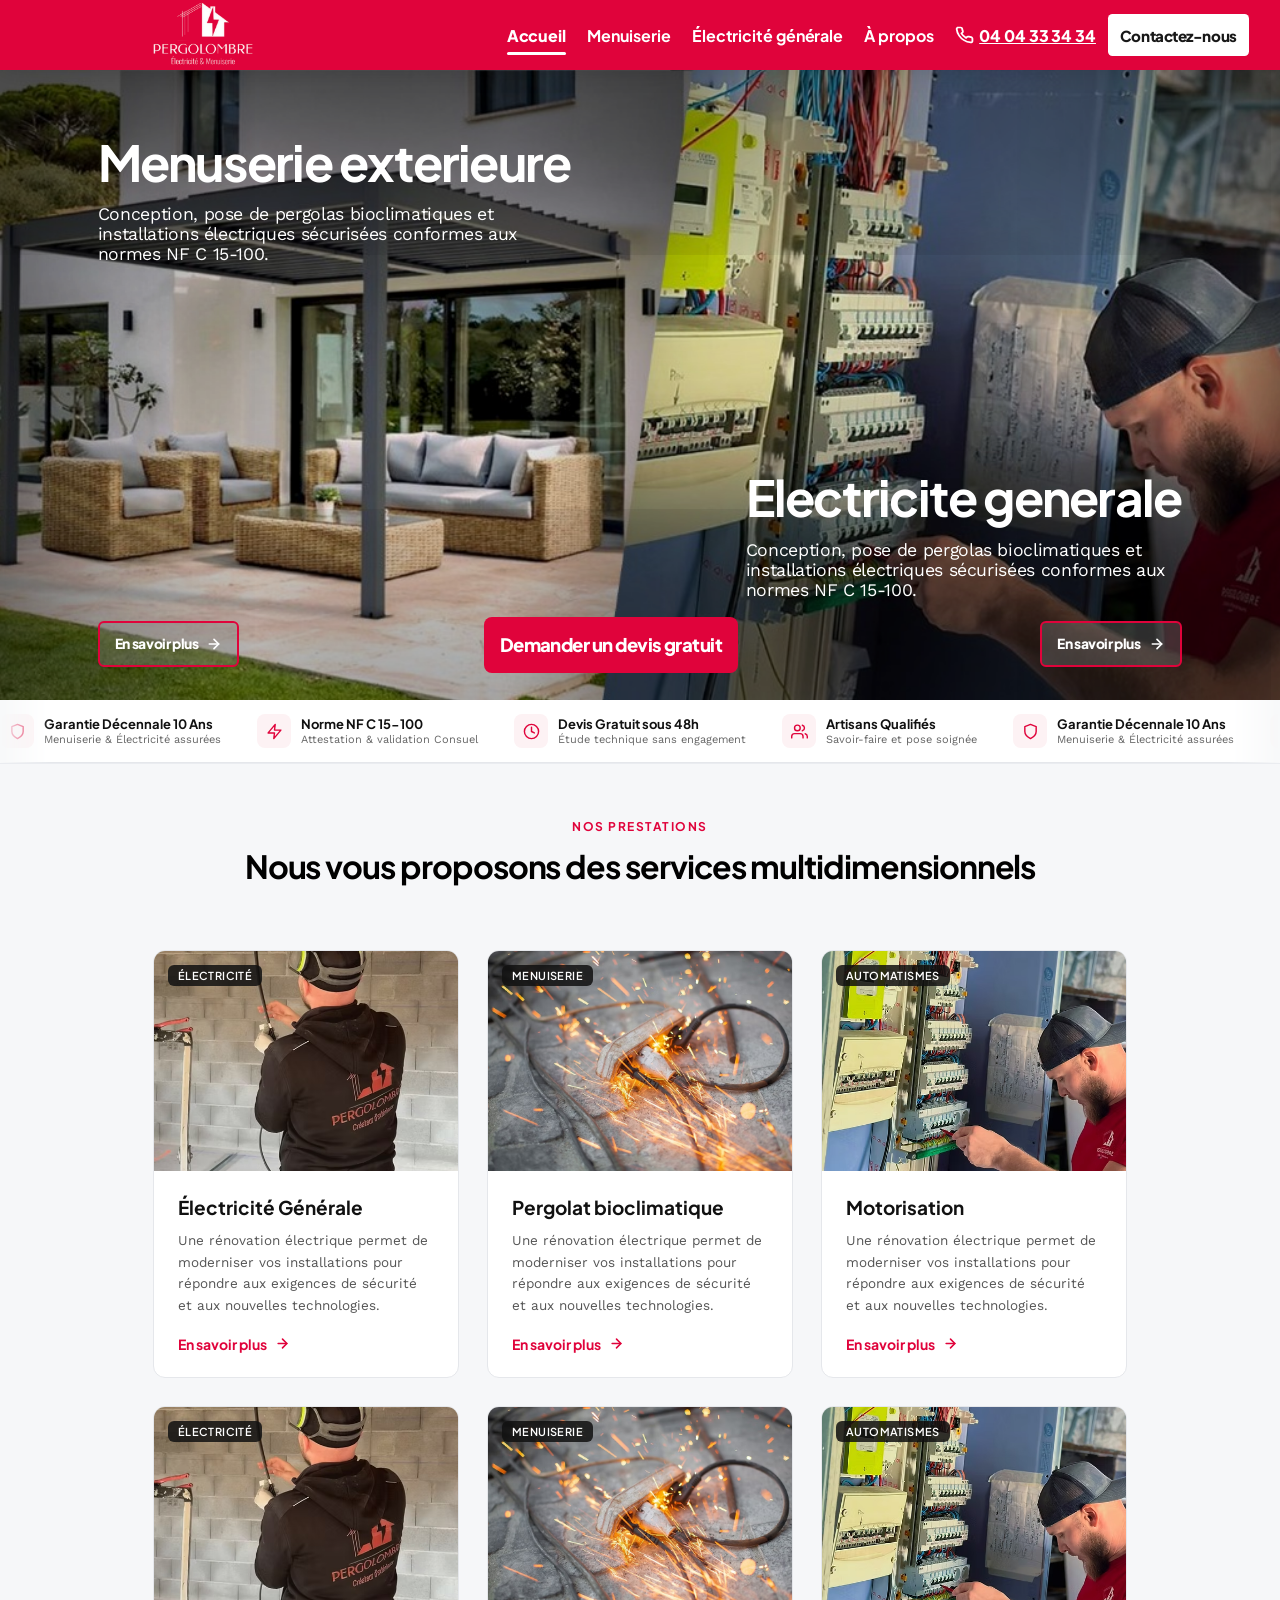
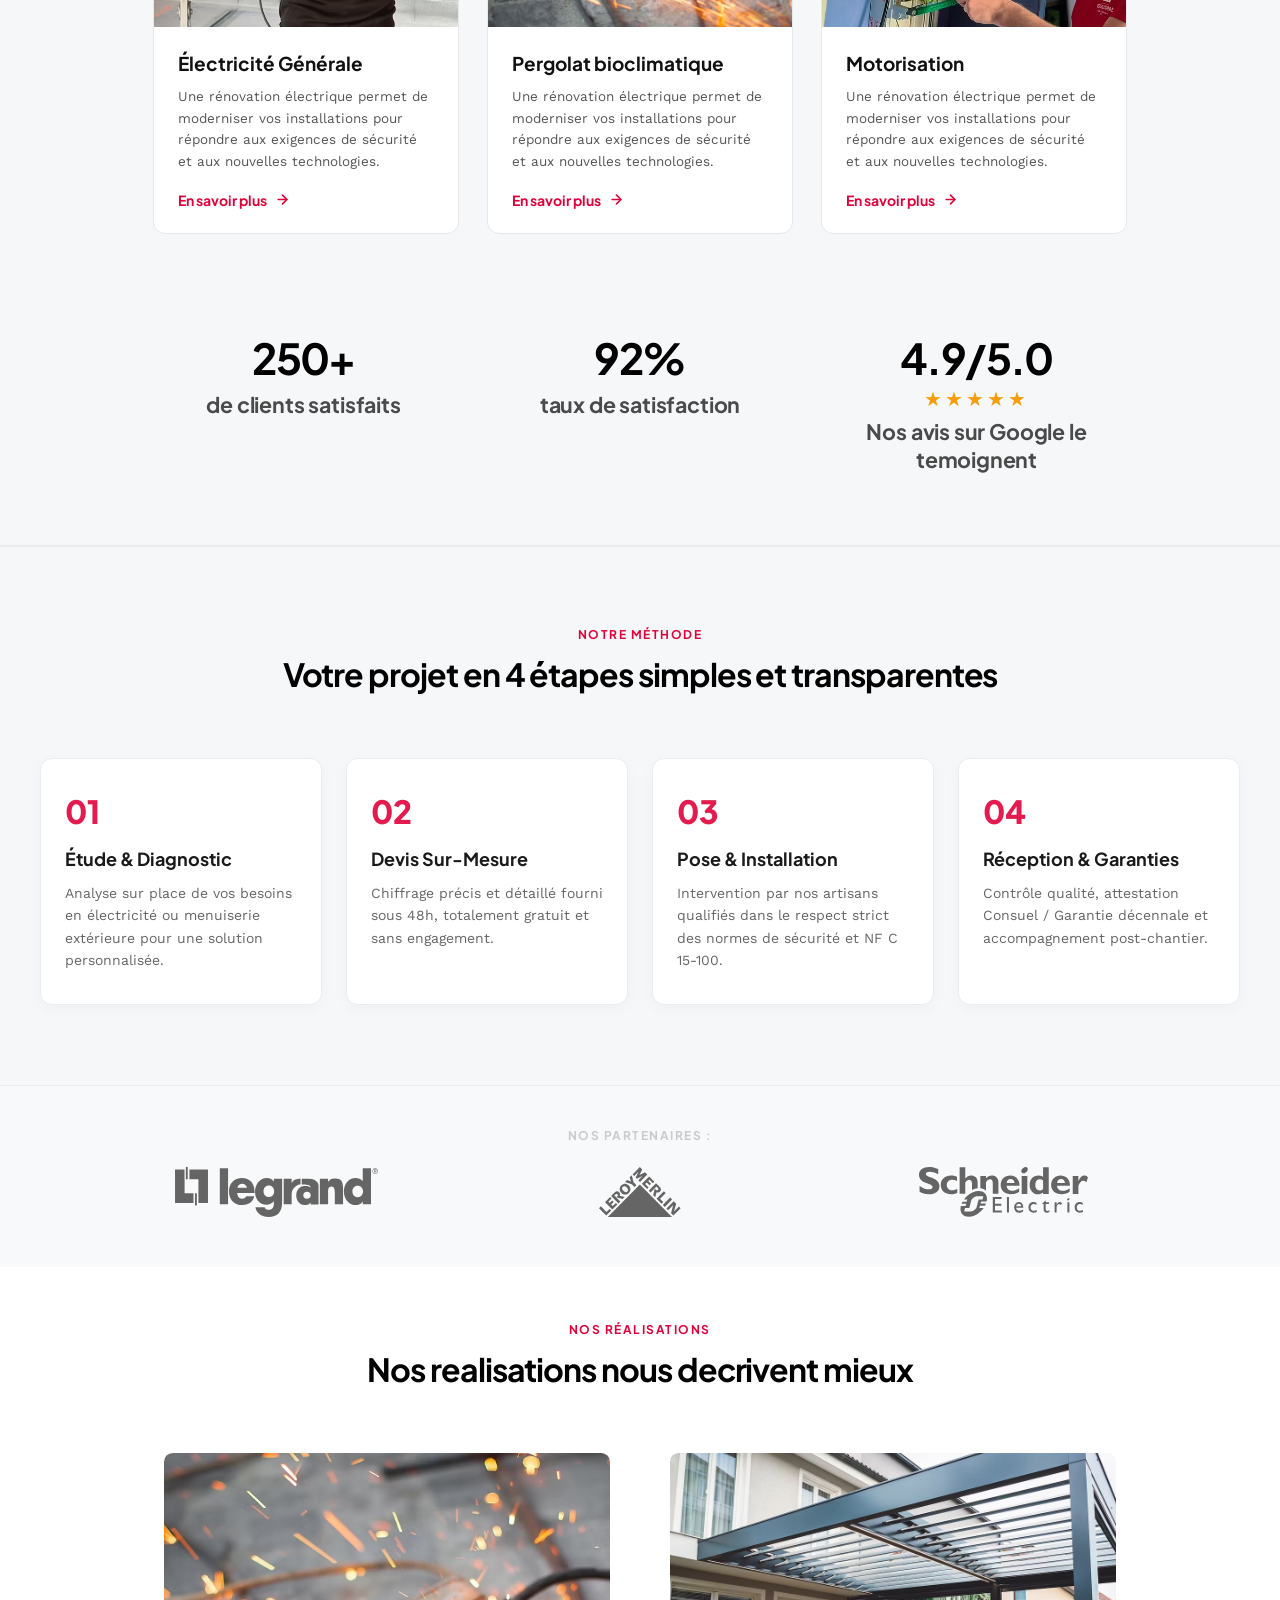
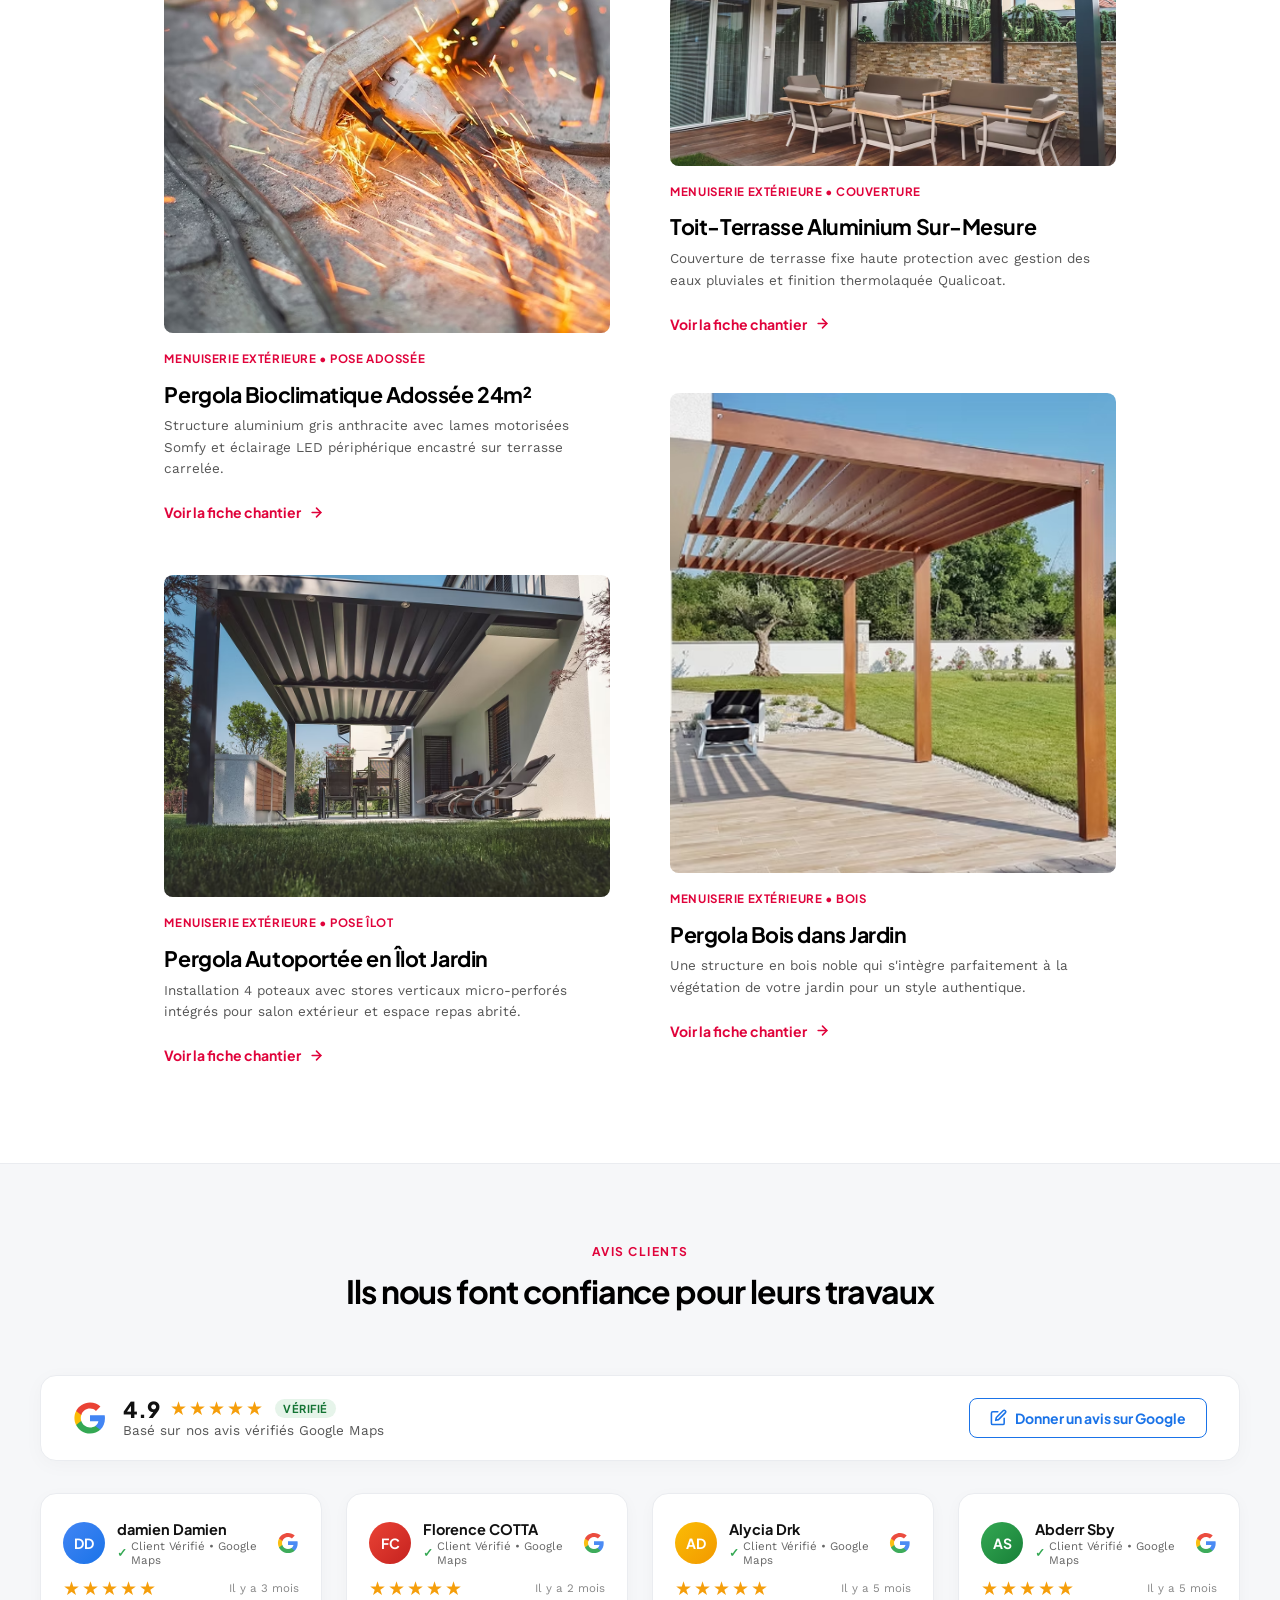
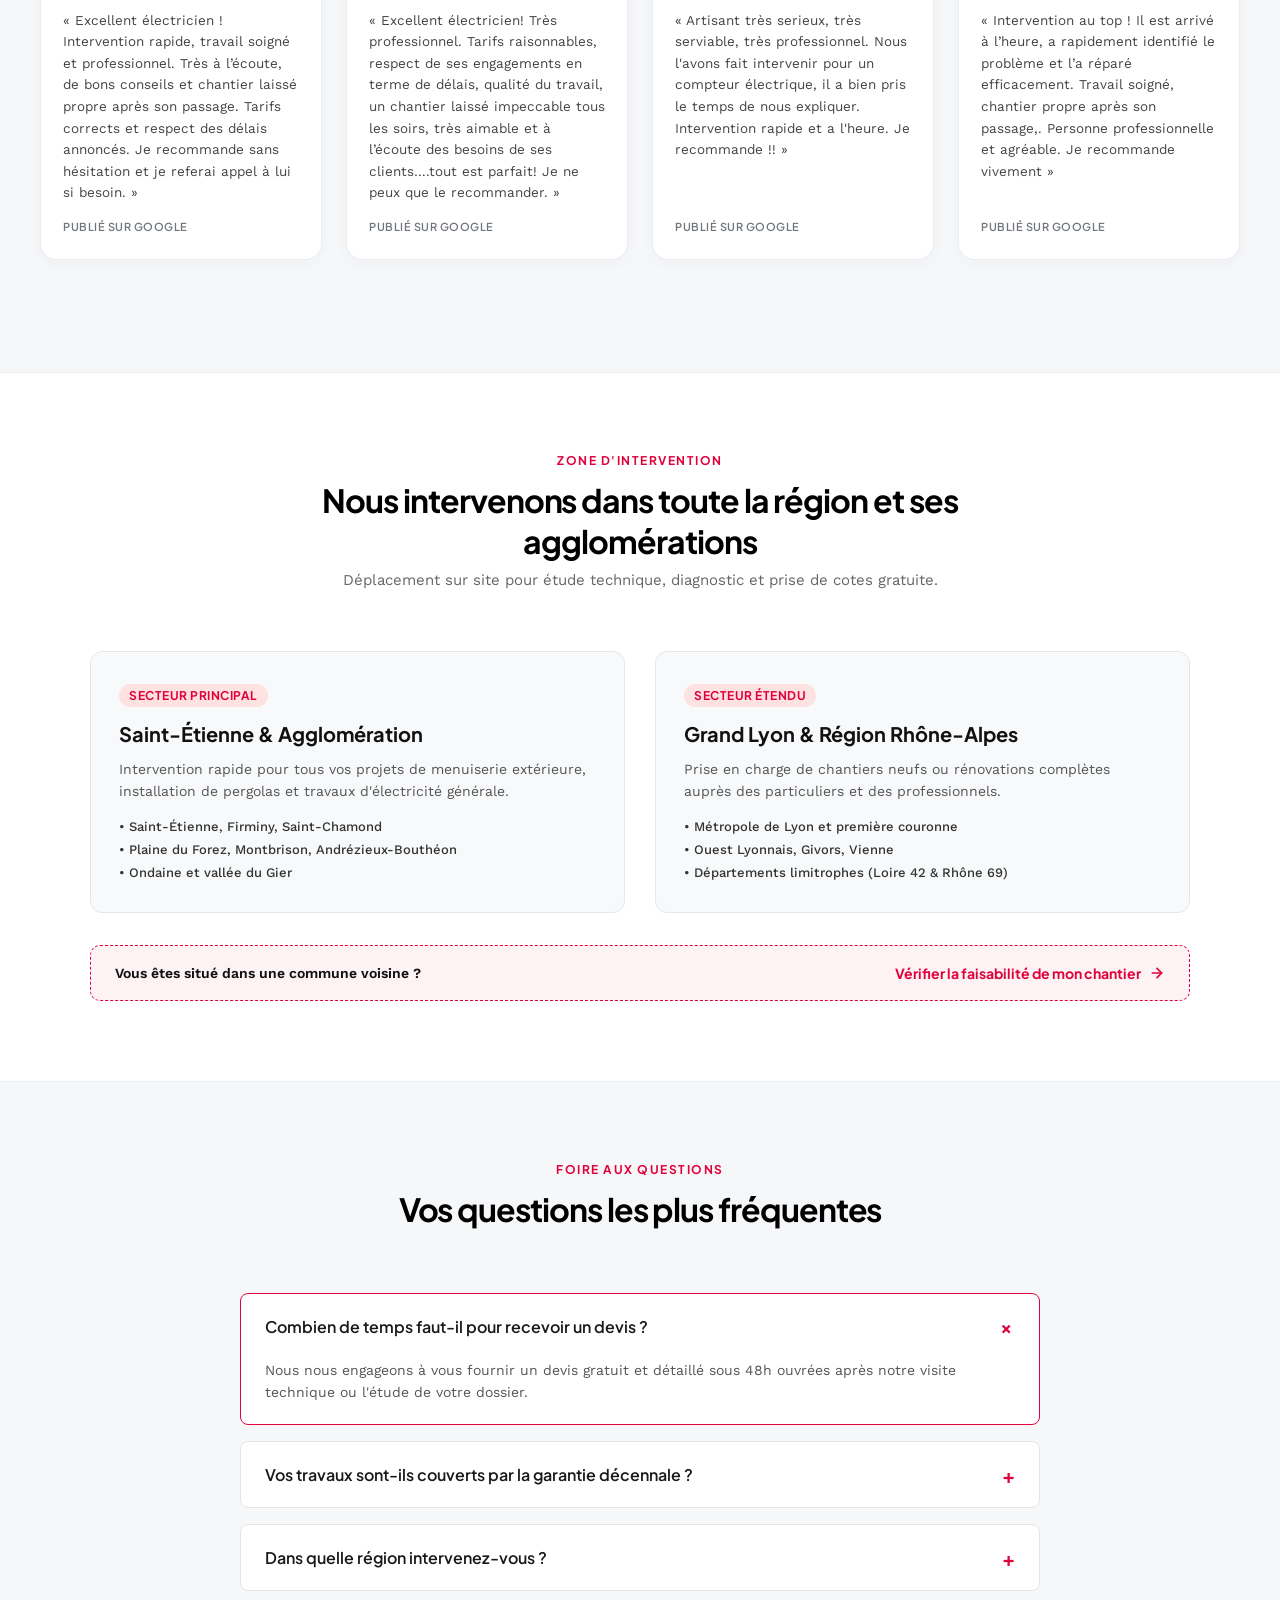
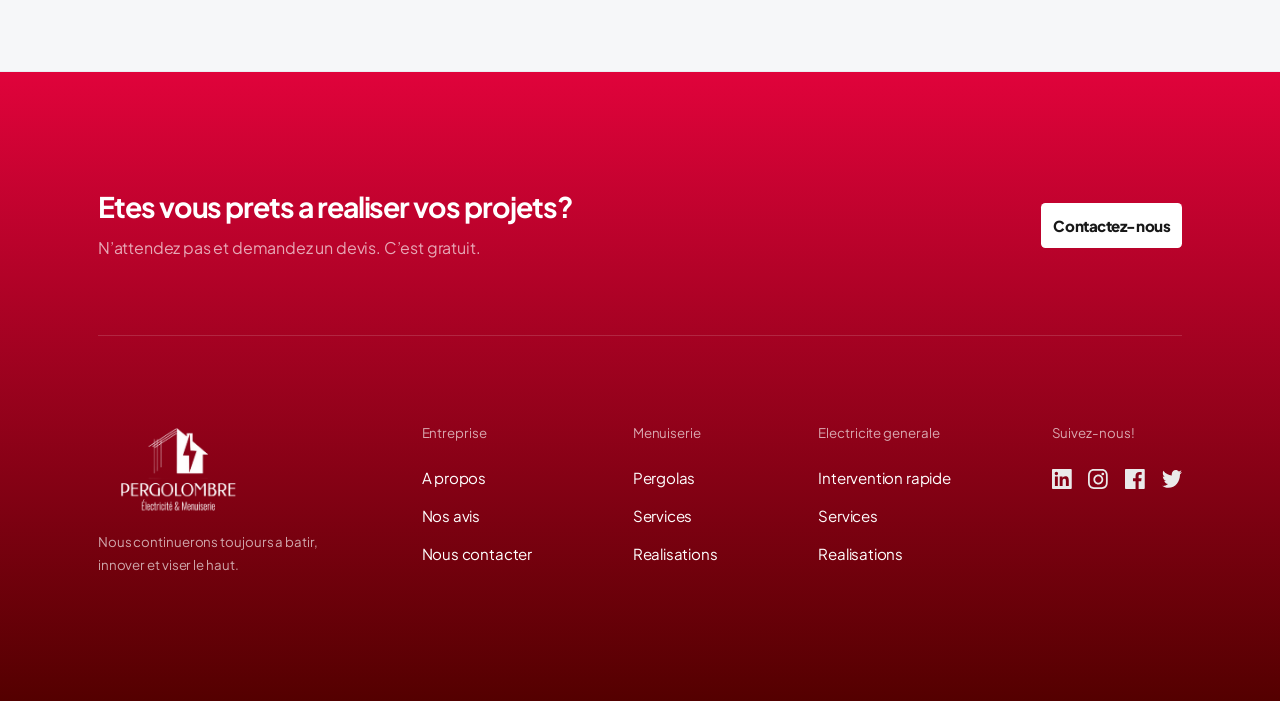
<file: index.html>
<!DOCTYPE html>
<html lang="fr">

<head>
    <meta charset="UTF-8">
    <meta name="viewport" content="width=device-width, initial-scale=1.0">
    <title>Pergolombre - Accueil</title>
    <link rel="preconnect" href="https://fonts.googleapis.com">
    <link rel="preconnect" href="https://fonts.gstatic.com" crossorigin>
    <link
        href="https://fonts.googleapis.com/css2?family=Plus+Jakarta+Sans:wght@400;500;600;700;800&family=Work+Sans:wght@400;500;600&display=swap"
        rel="stylesheet">
    <link rel="stylesheet" href="styles.css?v=117">
</head>

<body>
    <header class="navbar-wrapper">
        <div class="navbar-container">
            <a href="index.html" class="nav-logo">
                <img src="assets/logo.png" alt="Pergolombre" class="logo-img">
            </a>

            <button class="nav-toggle" id="navToggle" aria-label="Menu de navigation" aria-expanded="false">
                <span></span>
                <span></span>
                <span></span>
            </button>

            <nav class="nav-menu" id="navMenu" aria-label="Menu principal">
                <ul class="nav-links">
                    <li class="nav-item nav-item-has-dropdown">
                        <div class="nav-item-header">
                            <a href="index.html" class="nav-link nav-link-active">Accueil</a>
                            <button type="button" class="nav-arrow-btn" aria-label="Sous-menu Accueil"
                                aria-expanded="false">
                                <svg class="nav-arrow-icon" width="14" height="14" viewBox="0 0 24 24" fill="none"
                                    stroke="currentColor" stroke-width="2.5" stroke-linecap="round"
                                    stroke-linejoin="round" aria-hidden="true">
                                    <polyline points="6 9 12 15 18 9"></polyline>
                                </svg>
                            </button>
                        </div>
                        <ul class="nav-dropdown-menu">
                            <li><a href="index.html#services" class="nav-dropdown-link">Les prestations</a></li>
                            <li><a href="index.html#realisations" class="nav-dropdown-link">Realisations</a></li>
                            <li><a href="index.html#zone" class="nav-dropdown-link">Zones d'intervention</a></li>
                        </ul>
                    </li>

                    <li class="nav-item nav-item-has-dropdown">
                        <div class="nav-item-header">
                            <a href="menuiserie.html" class="nav-link">Menuiserie</a>
                            <button type="button" class="nav-arrow-btn" aria-label="Sous-menu Menuiserie"
                                aria-expanded="false">
                                <svg class="nav-arrow-icon" width="14" height="14" viewBox="0 0 24 24" fill="none"
                                    stroke="currentColor" stroke-width="2.5" stroke-linecap="round"
                                    stroke-linejoin="round" aria-hidden="true">
                                    <polyline points="6 9 12 15 18 9"></polyline>
                                </svg>
                            </button>
                        </div>
                        <ul class="nav-dropdown-menu">
                            <li><a href="menuiserie.html" class="nav-dropdown-link">Pergolas</a></li>
                            <li><a href="menuiserie.html#modeles" class="nav-dropdown-link">Services</a></li>
                            <li><a href="menuiserie.html#realisations" class="nav-dropdown-link">Realisations</a></li>
                        </ul>
                    </li>

                    <li class="nav-item nav-item-has-dropdown">
                        <div class="nav-item-header">
                            <a href="electricite.html" class="nav-link">Électricité générale</a>
                            <button type="button" class="nav-arrow-btn" aria-label="Sous-menu Électricité générale"
                                aria-expanded="false">
                                <svg class="nav-arrow-icon" width="14" height="14" viewBox="0 0 24 24" fill="none"
                                    stroke="currentColor" stroke-width="2.5" stroke-linecap="round"
                                    stroke-linejoin="round" aria-hidden="true">
                                    <polyline points="6 9 12 15 18 9"></polyline>
                                </svg>
                            </button>
                        </div>
                        <ul class="nav-dropdown-menu">
                            <li><a href="electricite.html#depannage" class="nav-dropdown-link">Intervention rapide</a>
                            </li>
                            <li><a href="electricite.html#options" class="nav-dropdown-link">Services</a></li>
                            <li><a href="electricite.html#realisations" class="nav-dropdown-link">Realisations</a></li>
                        </ul>
                    </li>

                    <li class="nav-item nav-item-has-dropdown">
                        <div class="nav-item-header">
                            <a href="apropos.html" class="nav-link">À propos</a>
                            <button type="button" class="nav-arrow-btn" aria-label="Sous-menu À propos"
                                aria-expanded="false">
                                <svg class="nav-arrow-icon" width="14" height="14" viewBox="0 0 24 24" fill="none"
                                    stroke="currentColor" stroke-width="2.5" stroke-linecap="round"
                                    stroke-linejoin="round" aria-hidden="true">
                                    <polyline points="6 9 12 15 18 9"></polyline>
                                </svg>
                            </button>
                        </div>
                        <ul class="nav-dropdown-menu">
                            <li><a href="apropos.html" class="nav-dropdown-link">À propos</a></li>
                            <li><a href="index.html#avis" class="nav-dropdown-link">Nos avis</a></li>
                            <li><a href="contact.html" class="nav-dropdown-link">Nous contacter</a></li>
                        </ul>
                    </li>
                </ul>

                <a href="tel:0404333434" class="nav-phone">
                    <img src="assets/phone-icon.svg" alt="" class="phone-icon" width="20" height="20">
                    <span class="phone-number">04 04 33 34 34</span>
                </a>

                <a href="contact.html" class="btn-contact">Contactez-nous</a>
            </nav>
        </div>
    </header>

    <section class="hero-section">

        <!-- Background Image (Group 165) -->
        <div class="hero-background"></div>

        <div class="hero-container">
            <!-- Foreground Content Layer -->
            <div class="hero-content">

                <!-- Left Block -->
                <div class="hero-block block-left">
                    <h1 class="hero-title">Menuserie exterieure </h1>
                    <p class="hero-desc">Conception, pose de pergolas bioclimatiques et installations électriques
                        sécurisées conformes aux normes NF C 15-100.</p>
                </div>
                <a href="menuiserie.html" class="btn btn-outline btn-left">
                    <span>En savoir plus</span>
                    <svg class="cta-arrow-icon" width="16" height="16" viewBox="0 0 24 24" fill="none"
                        stroke="currentColor" stroke-width="2.5" stroke-linecap="round" stroke-linejoin="round"
                        aria-hidden="true">
                        <path d="M5 12h14" />
                        <path d="m12 5 7 7-7 7" />
                    </svg>
                </a>

                <!-- Right Block -->
                <div class="hero-block block-right">
                    <h1 class="hero-title">Electricite generale</h1>
                    <p class="hero-desc">Conception, pose de pergolas bioclimatiques et installations électriques
                        sécurisées conformes aux normes NF C 15-100.</p>
                </div>
                <a href="electricite.html" class="btn btn-outline btn-right">
                    <span>En savoir plus</span>
                    <svg class="cta-arrow-icon" width="16" height="16" viewBox="0 0 24 24" fill="none"
                        stroke="currentColor" stroke-width="2.5" stroke-linecap="round" stroke-linejoin="round"
                        aria-hidden="true">
                        <path d="M5 12h14" />
                        <path d="m12 5 7 7-7 7" />
                    </svg>
                </a>

                <!-- Center Button -->
                <a href="contact.html" class="btn btn-primary btn-center">Demander un devis gratuit</a>

            </div>
        </div>

        <!-- Mobile Hero Split (Mobile Only: <= 768px) -->
        <div class="hero-mobile-split">
            <!-- Top Half: Menuiserie Extérieure -->
            <a href="menuiserie.html" class="hero-mobile-half hero-mobile-menuiserie"
                aria-label="Menuiserie extérieure">
                <div class="hero-mobile-bg hero-mobile-bg-menuiserie"></div>
                <div class="hero-mobile-overlay"></div>
                <div class="hero-mobile-content">
                    <div class="hero-mobile-title-wrap">
                        <h2 class="hero-mobile-title">MENUISERIE EXTÉRIEURE</h2>
                    </div>
                    <p class="hero-mobile-desc">Conception et pose de pergolas bioclimatiques<br>et aménagements
                        extérieurs sur-mesure.</p>
                </div>
            </a>

            <!-- Bottom Half: Électricité Générale -->
            <a href="electricite.html" class="hero-mobile-half hero-mobile-electricite"
                aria-label="Électricité générale">
                <div class="hero-mobile-bg hero-mobile-bg-electricite"></div>
                <div class="hero-mobile-overlay"></div>
                <div class="hero-mobile-content">
                    <div class="hero-mobile-title-wrap">
                        <h2 class="hero-mobile-title">ÉLECTRICITÉ GÉNÉRALE</h2>
                    </div>
                    <p class="hero-mobile-desc">Installations neuves, rénovations complètes<br>et dépannages certifiés
                        NF C 15-100.</p>
                </div>
            </a>
        </div>
    </section>

    <!-- Trust & Guarantees Bar (Construction Reassurance - Infinite Slide) -->
    <section class="guarantees-bar" aria-label="Engagements et garanties">
        <div class="guarantees-track">
            <!-- Group 1 -->
            <div class="guarantees-group">
                <div class="guarantee-item">
                    <div class="guarantee-icon-box">
                        <svg width="18" height="18" viewBox="0 0 24 24" fill="none" stroke="currentColor"
                            stroke-width="2" stroke-linecap="round" stroke-linejoin="round">
                            <path d="M12 22s8-4 8-10V5l-8-3-8 3v7c0 6 8 10 8 10z" />
                        </svg>
                    </div>
                    <div class="guarantee-content">
                        <strong class="guarantee-title">Garantie Décennale 10 Ans</strong>
                        <span class="guarantee-subtitle">Menuiserie &amp; Électricité assurées</span>
                    </div>
                </div>

                <div class="guarantee-item">
                    <div class="guarantee-icon-box">
                        <svg width="18" height="18" viewBox="0 0 24 24" fill="none" stroke="currentColor"
                            stroke-width="2" stroke-linecap="round" stroke-linejoin="round">
                            <polygon points="13 2 3 14 12 14 11 22 21 10 12 10 13 2" />
                        </svg>
                    </div>
                    <div class="guarantee-content">
                        <strong class="guarantee-title">Norme NF C 15-100</strong>
                        <span class="guarantee-subtitle">Attestation &amp; validation Consuel</span>
                    </div>
                </div>

                <div class="guarantee-item">
                    <div class="guarantee-icon-box">
                        <svg width="18" height="18" viewBox="0 0 24 24" fill="none" stroke="currentColor"
                            stroke-width="2" stroke-linecap="round" stroke-linejoin="round">
                            <circle cx="12" cy="12" r="10" />
                            <polyline points="12 6 12 12 16 14" />
                        </svg>
                    </div>
                    <div class="guarantee-content">
                        <strong class="guarantee-title">Devis Gratuit sous 48h</strong>
                        <span class="guarantee-subtitle">Étude technique sans engagement</span>
                    </div>
                </div>

                <div class="guarantee-item">
                    <div class="guarantee-icon-box">
                        <svg width="18" height="18" viewBox="0 0 24 24" fill="none" stroke="currentColor"
                            stroke-width="2" stroke-linecap="round" stroke-linejoin="round">
                            <path d="M17 21v-2a4 4 0 0 0-4-4H5a4 4 0 0 0-4 4v2" />
                            <circle cx="9" cy="7" r="4" />
                            <path d="M23 21v-2a4 4 0 0 0-3-3.87" />
                            <path d="M16 3.13a4 4 0 0 1 0 7.75" />
                        </svg>
                    </div>
                    <div class="guarantee-content">
                        <strong class="guarantee-title">Artisans Qualifiés</strong>
                        <span class="guarantee-subtitle">Savoir-faire et pose soignée</span>
                    </div>
                </div>
            </div>

            <!-- Group 2 (Duplicate for seamless loop) -->
            <div class="guarantees-group" aria-hidden="true">
                <div class="guarantee-item">
                    <div class="guarantee-icon-box">
                        <svg width="18" height="18" viewBox="0 0 24 24" fill="none" stroke="currentColor"
                            stroke-width="2" stroke-linecap="round" stroke-linejoin="round">
                            <path d="M12 22s8-4 8-10V5l-8-3-8 3v7c0 6 8 10 8 10z" />
                        </svg>
                    </div>
                    <div class="guarantee-content">
                        <strong class="guarantee-title">Garantie Décennale 10 Ans</strong>
                        <span class="guarantee-subtitle">Menuiserie &amp; Électricité assurées</span>
                    </div>
                </div>

                <div class="guarantee-item">
                    <div class="guarantee-icon-box">
                        <svg width="18" height="18" viewBox="0 0 24 24" fill="none" stroke="currentColor"
                            stroke-width="2" stroke-linecap="round" stroke-linejoin="round">
                            <polygon points="13 2 3 14 12 14 11 22 21 10 12 10 13 2" />
                        </svg>
                    </div>
                    <div class="guarantee-content">
                        <strong class="guarantee-title">Norme NF C 15-100</strong>
                        <span class="guarantee-subtitle">Attestation &amp; validation Consuel</span>
                    </div>
                </div>

                <div class="guarantee-item">
                    <div class="guarantee-icon-box">
                        <svg width="18" height="18" viewBox="0 0 24 24" fill="none" stroke="currentColor"
                            stroke-width="2" stroke-linecap="round" stroke-linejoin="round">
                            <circle cx="12" cy="12" r="10" />
                            <polyline points="12 6 12 12 16 14" />
                        </svg>
                    </div>
                    <div class="guarantee-content">
                        <strong class="guarantee-title">Devis Gratuit sous 48h</strong>
                        <span class="guarantee-subtitle">Étude technique sans engagement</span>
                    </div>
                </div>

                <div class="guarantee-item">
                    <div class="guarantee-icon-box">
                        <svg width="18" height="18" viewBox="0 0 24 24" fill="none" stroke="currentColor"
                            stroke-width="2" stroke-linecap="round" stroke-linejoin="round">
                            <path d="M17 21v-2a4 4 0 0 0-4-4H5a4 4 0 0 0-4 4v2" />
                            <circle cx="9" cy="7" r="4" />
                            <path d="M23 21v-2a4 4 0 0 0-3-3.87" />
                            <path d="M16 3.13a4 4 0 0 1 0 7.75" />
                        </svg>
                    </div>
                    <div class="guarantee-content">
                        <strong class="guarantee-title">Artisans Qualifiés</strong>
                        <span class="guarantee-subtitle">Savoir-faire et pose soignée</span>
                    </div>
                </div>
            </div>

            <!-- Group 3 (Duplicate for wide screens) -->
            <div class="guarantees-group" aria-hidden="true">
                <div class="guarantee-item">
                    <div class="guarantee-icon-box">
                        <svg width="18" height="18" viewBox="0 0 24 24" fill="none" stroke="currentColor"
                            stroke-width="2" stroke-linecap="round" stroke-linejoin="round">
                            <path d="M12 22s8-4 8-10V5l-8-3-8 3v7c0 6 8 10 8 10z" />
                        </svg>
                    </div>
                    <div class="guarantee-content">
                        <strong class="guarantee-title">Garantie Décennale 10 Ans</strong>
                        <span class="guarantee-subtitle">Menuiserie &amp; Électricité assurées</span>
                    </div>
                </div>

                <div class="guarantee-item">
                    <div class="guarantee-icon-box">
                        <svg width="18" height="18" viewBox="0 0 24 24" fill="none" stroke="currentColor"
                            stroke-width="2" stroke-linecap="round" stroke-linejoin="round">
                            <polygon points="13 2 3 14 12 14 11 22 21 10 12 10 13 2" />
                        </svg>
                    </div>
                    <div class="guarantee-content">
                        <strong class="guarantee-title">Norme NF C 15-100</strong>
                        <span class="guarantee-subtitle">Attestation &amp; validation Consuel</span>
                    </div>
                </div>

                <div class="guarantee-item">
                    <div class="guarantee-icon-box">
                        <svg width="18" height="18" viewBox="0 0 24 24" fill="none" stroke="currentColor"
                            stroke-width="2" stroke-linecap="round" stroke-linejoin="round">
                            <circle cx="12" cy="12" r="10" />
                            <polyline points="12 6 12 12 16 14" />
                        </svg>
                    </div>
                    <div class="guarantee-content">
                        <strong class="guarantee-title">Devis Gratuit sous 48h</strong>
                        <span class="guarantee-subtitle">Étude technique sans engagement</span>
                    </div>
                </div>

                <div class="guarantee-item">
                    <div class="guarantee-icon-box">
                        <svg width="18" height="18" viewBox="0 0 24 24" fill="none" stroke="currentColor"
                            stroke-width="2" stroke-linecap="round" stroke-linejoin="round">
                            <path d="M17 21v-2a4 4 0 0 0-4-4H5a4 4 0 0 0-4 4v2" />
                            <circle cx="9" cy="7" r="4" />
                            <path d="M23 21v-2a4 4 0 0 0-3-3.87" />
                            <path d="M16 3.13a4 4 0 0 1 0 7.75" />
                        </svg>
                    </div>
                    <div class="guarantee-content">
                        <strong class="guarantee-title">Artisans Qualifiés</strong>
                        <span class="guarantee-subtitle">Savoir-faire et pose soignée</span>
                    </div>
                </div>
            </div>

            <!-- Group 4 (Duplicate for wide screens) -->
            <div class="guarantees-group" aria-hidden="true">
                <div class="guarantee-item">
                    <div class="guarantee-icon-box">
                        <svg width="18" height="18" viewBox="0 0 24 24" fill="none" stroke="currentColor"
                            stroke-width="2" stroke-linecap="round" stroke-linejoin="round">
                            <path d="M12 22s8-4 8-10V5l-8-3-8 3v7c0 6 8 10 8 10z" />
                        </svg>
                    </div>
                    <div class="guarantee-content">
                        <strong class="guarantee-title">Garantie Décennale 10 Ans</strong>
                        <span class="guarantee-subtitle">Menuiserie &amp; Électricité assurées</span>
                    </div>
                </div>

                <div class="guarantee-item">
                    <div class="guarantee-icon-box">
                        <svg width="18" height="18" viewBox="0 0 24 24" fill="none" stroke="currentColor"
                            stroke-width="2" stroke-linecap="round" stroke-linejoin="round">
                            <polygon points="13 2 3 14 12 14 11 22 21 10 12 10 13 2" />
                        </svg>
                    </div>
                    <div class="guarantee-content">
                        <strong class="guarantee-title">Norme NF C 15-100</strong>
                        <span class="guarantee-subtitle">Attestation &amp; validation Consuel</span>
                    </div>
                </div>

                <div class="guarantee-item">
                    <div class="guarantee-icon-box">
                        <svg width="18" height="18" viewBox="0 0 24 24" fill="none" stroke="currentColor"
                            stroke-width="2" stroke-linecap="round" stroke-linejoin="round">
                            <circle cx="12" cy="12" r="10" />
                            <polyline points="12 6 12 12 16 14" />
                        </svg>
                    </div>
                    <div class="guarantee-content">
                        <strong class="guarantee-title">Devis Gratuit sous 48h</strong>
                        <span class="guarantee-subtitle">Étude technique sans engagement</span>
                    </div>
                </div>

                <div class="guarantee-item">
                    <div class="guarantee-icon-box">
                        <svg width="18" height="18" viewBox="0 0 24 24" fill="none" stroke="currentColor"
                            stroke-width="2" stroke-linecap="round" stroke-linejoin="round">
                            <path d="M17 21v-2a4 4 0 0 0-4-4H5a4 4 0 0 0-4 4v2" />
                            <circle cx="9" cy="7" r="4" />
                            <path d="M23 21v-2a4 4 0 0 0-3-3.87" />
                            <path d="M16 3.13a4 4 0 0 1 0 7.75" />
                        </svg>
                    </div>
                    <div class="guarantee-content">
                        <strong class="guarantee-title">Artisans Qualifiés</strong>
                        <span class="guarantee-subtitle">Savoir-faire et pose soignée</span>
                    </div>
                </div>
            </div>
        </div>
    </section>

    <!-- Nos Services & Facts Section -->
    <section class="services-section" id="services">
        <div class="services-container">

            <!-- Section Header -->
            <div class="section-header text-center">
                <span class="section-tag">Nos Prestations</span>
                <h2 class="section-title">Nous vous proposons des services multidimensionnels</h2>
            </div>

            <!-- Service Cards Grid -->
            <div class="services-grid">
                <!-- Card 1: Electricite Generale -->
                <div class="service-card">
                    <div class="service-img-wrapper">
                        <img src="assets/service-electricite.png" alt="Électricité Générale" class="card-img">
                        <span class="service-badge">Électricité</span>
                    </div>
                    <div class="service-card-body">
                        <h3 class="card-title">Électricité Générale</h3>
                        <p class="card-desc">Une rénovation électrique permet de moderniser vos installations pour
                            répondre aux exigences de sécurité et aux nouvelles technologies.</p>
                        <a href="electricite.html" class="card-link"><span>En savoir plus</span><svg
                                class="cta-arrow-icon" width="15" height="15" viewBox="0 0 24 24" fill="none"
                                stroke="currentColor" stroke-width="2.5" stroke-linecap="round" stroke-linejoin="round"
                                aria-hidden="true">
                                <path d="M5 12h14" />
                                <path d="m12 5 7 7-7 7" />
                            </svg></a>
                    </div>
                </div>

                <!-- Card 2: Pergolat bioclimatique -->
                <div class="service-card">
                    <div class="service-img-wrapper">
                        <img src="assets/service-pergola.png" alt="Pergolat bioclimatique" class="card-img">
                        <span class="service-badge">Menuiserie</span>
                    </div>
                    <div class="service-card-body">
                        <h3 class="card-title">Pergolat bioclimatique</h3>
                        <p class="card-desc">Une rénovation électrique permet de moderniser vos installations pour
                            répondre aux exigences de sécurité et aux nouvelles technologies.</p>
                        <a href="menuiserie.html" class="card-link"><span>En savoir plus</span><svg
                                class="cta-arrow-icon" width="15" height="15" viewBox="0 0 24 24" fill="none"
                                stroke="currentColor" stroke-width="2.5" stroke-linecap="round" stroke-linejoin="round"
                                aria-hidden="true">
                                <path d="M5 12h14" />
                                <path d="m12 5 7 7-7 7" />
                            </svg></a>
                    </div>
                </div>

                <!-- Card 3: Motorisation -->
                <div class="service-card">
                    <div class="service-img-wrapper">
                        <img src="assets/service-motorisation.png" alt="Motorisation" class="card-img">
                        <span class="service-badge">Automatismes</span>
                    </div>
                    <div class="service-card-body">
                        <h3 class="card-title">Motorisation</h3>
                        <p class="card-desc">Une rénovation électrique permet de moderniser vos installations pour
                            répondre aux exigences de sécurité et aux nouvelles technologies.</p>
                        <a href="menuiserie.html#options" class="card-link"><span>En savoir plus</span><svg
                                class="cta-arrow-icon" width="15" height="15" viewBox="0 0 24 24" fill="none"
                                stroke="currentColor" stroke-width="2.5" stroke-linecap="round" stroke-linejoin="round"
                                aria-hidden="true">
                                <path d="M5 12h14" />
                                <path d="m12 5 7 7-7 7" />
                            </svg></a>
                    </div>
                </div>

                <!-- Card 4 (Duplicate 1): Electricite Generale -->
                <div class="service-card">
                    <div class="service-img-wrapper">
                        <img src="assets/service-electricite.png" alt="Électricité Générale" class="card-img">
                        <span class="service-badge">Électricité</span>
                    </div>
                    <div class="service-card-body">
                        <h3 class="card-title">Électricité Générale</h3>
                        <p class="card-desc">Une rénovation électrique permet de moderniser vos installations pour
                            répondre aux exigences de sécurité et aux nouvelles technologies.</p>
                        <a href="electricite.html" class="card-link"><span>En savoir plus</span><svg
                                class="cta-arrow-icon" width="15" height="15" viewBox="0 0 24 24" fill="none"
                                stroke="currentColor" stroke-width="2.5" stroke-linecap="round" stroke-linejoin="round"
                                aria-hidden="true">
                                <path d="M5 12h14" />
                                <path d="m12 5 7 7-7 7" />
                            </svg></a>
                    </div>
                </div>

                <!-- Card 5 (Duplicate 2): Pergolat bioclimatique -->
                <div class="service-card">
                    <div class="service-img-wrapper">
                        <img src="assets/service-pergola.png" alt="Pergolat bioclimatique" class="card-img">
                        <span class="service-badge">Menuiserie</span>
                    </div>
                    <div class="service-card-body">
                        <h3 class="card-title">Pergolat bioclimatique</h3>
                        <p class="card-desc">Une rénovation électrique permet de moderniser vos installations pour
                            répondre aux exigences de sécurité et aux nouvelles technologies.</p>
                        <a href="menuiserie.html" class="card-link"><span>En savoir plus</span><svg
                                class="cta-arrow-icon" width="15" height="15" viewBox="0 0 24 24" fill="none"
                                stroke="currentColor" stroke-width="2.5" stroke-linecap="round" stroke-linejoin="round"
                                aria-hidden="true">
                                <path d="M5 12h14" />
                                <path d="m12 5 7 7-7 7" />
                            </svg></a>
                    </div>
                </div>

                <!-- Card 6 (Duplicate 3): Motorisation -->
                <div class="service-card">
                    <div class="service-img-wrapper">
                        <img src="assets/service-motorisation.png" alt="Motorisation" class="card-img">
                        <span class="service-badge">Automatismes</span>
                    </div>
                    <div class="service-card-body">
                        <h3 class="card-title">Motorisation</h3>
                        <p class="card-desc">Une rénovation électrique permet de moderniser vos installations pour
                            répondre aux exigences de sécurité et aux nouvelles technologies.</p>
                        <a href="menuiserie.html#options" class="card-link"><span>En savoir plus</span><svg
                                class="cta-arrow-icon" width="15" height="15" viewBox="0 0 24 24" fill="none"
                                stroke="currentColor" stroke-width="2.5" stroke-linecap="round" stroke-linejoin="round"
                                aria-hidden="true">
                                <path d="M5 12h14" />
                                <path d="m12 5 7 7-7 7" />
                            </svg></a>
                    </div>
                </div>
            </div>

            <!-- Facts / Statistics -->
            <div class="facts-container" id="a-propos">
                <div class="fact-item">
                    <span class="fact-number">250+</span>
                    <span class="fact-label">de clients satisfaits</span>
                </div>
                <div class="fact-item">
                    <span class="fact-number">92%</span>
                    <span class="fact-label">taux de satisfaction</span>
                </div>
                <div class="fact-item">
                    <span class="fact-number">4.9/5.0</span>
                    <span class="fact-stars">★★★★★</span>
                    <span class="fact-label">Nos avis sur Google le<br>temoignent</span>
                </div>
            </div>

        </div>
    </section>

    <!-- Section Processus en 4 Etapes -->
    <section class="process-section" id="processus">
        <div class="process-container">
            <div class="section-header text-center">
                <span class="section-tag">Notre Méthode</span>
                <h2 class="section-title">Votre projet en 4 étapes simples et transparentes</h2>
            </div>
            <div class="process-grid">
                <div class="process-card">
                    <div class="process-number">01</div>
                    <h3 class="process-title">Étude &amp; Diagnostic</h3>
                    <p class="process-desc">Analyse sur place de vos besoins en électricité ou menuiserie extérieure
                        pour une solution personnalisée.</p>
                </div>
                <div class="process-card">
                    <div class="process-number">02</div>
                    <h3 class="process-title">Devis Sur-Mesure</h3>
                    <p class="process-desc">Chiffrage précis et détaillé fourni sous 48h, totalement gratuit et sans
                        engagement.</p>
                </div>
                <div class="process-card">
                    <div class="process-number">03</div>
                    <h3 class="process-title">Pose &amp; Installation</h3>
                    <p class="process-desc">Intervention par nos artisans qualifiés dans le respect strict des normes de
                        sécurité et NF C 15-100.</p>
                </div>
                <div class="process-card">
                    <div class="process-number">04</div>
                    <h3 class="process-title">Réception &amp; Garanties</h3>
                    <p class="process-desc">Contrôle qualité, attestation Consuel / Garantie décennale et accompagnement
                        post-chantier.</p>
                </div>
            </div>
        </div>
    </section>

    <!-- Partners Section (Placed between Notre Méthode and Nos Réalisations) -->
    <section class="partners-section">
        <div class="partners-container">
            <span class="partners-label">Nos partenaires : </span>
            <div class="partners-logos">
                <img src="assets/partner_logo_1.svg" alt="Legrand" class="partner-logo partner-logo-legrand" width="277"
                    height="68">
                <img src="assets/partner_logo_2.svg" alt="Somfy" class="partner-logo partner-logo-somfy" width="158"
                    height="96">
                <img src="assets/partner_logo_3.svg" alt="Schneider Electric"
                    class="partner-logo partner-logo-schneider" width="259" height="76">
            </div>
        </div>
    </section>

    <!-- Realisations Section (Nos Réalisations - Visual Proof) -->
    <section class="realisations-section" id="realisations">
        <div class="realisations-container">

            <!-- Section Header -->
            <div class="section-header text-center">
                <span class="section-tag">Nos réalisations</span>
                <h2 class="section-title">Nos realisations nous decrivent mieux</h2>
            </div>

            <!-- Staggered 2-Column Works Grid -->
            <div class="works-grid">

                <!-- Left Column -->
                <div class="works-col works-col-left">
                    <div class="work-card">
                        <img src="assets/service-pergola.png" alt="Pergola Bioclimatique Adossée 24m²"
                            class="work-img work-img-tall">
                        <div class="work-info">
                            <span class="work-category">Menuiserie extérieure • Pose adossée</span>
                            <h3 class="work-title">Pergola Bioclimatique Adossée 24m²</h3>
                            <p class="card-desc">Structure aluminium gris anthracite avec lames motorisées Somfy et
                                éclairage LED périphérique encastré sur terrasse carrelée.</p>
                            <a href="realisation-1.html" class="card-link"><span>Voir la fiche chantier</span><svg
                                    class="cta-arrow-icon" width="15" height="15" viewBox="0 0 24 24" fill="none"
                                    stroke="currentColor" stroke-width="2.5" stroke-linecap="round"
                                    stroke-linejoin="round" aria-hidden="true">
                                    <path d="M5 12h14" />
                                    <path d="m12 5 7 7-7 7" />
                                </svg></a>
                        </div>
                    </div>

                    <div class="work-card">
                        <img src="assets/pergola-lifestyle.png" alt="Pergola Autoportée en Îlot Jardin"
                            class="work-img work-img-short-left">
                        <div class="work-info">
                            <span class="work-category">Menuiserie extérieure • Pose îlot</span>
                            <h3 class="work-title">Pergola Autoportée en Îlot Jardin</h3>
                            <p class="card-desc">Installation 4 poteaux avec stores verticaux micro-perforés intégrés
                                pour salon extérieur et espace repas abrité.</p>
                            <a href="realisation-1.html" class="card-link"><span>Voir la fiche chantier</span><svg
                                    class="cta-arrow-icon" width="15" height="15" viewBox="0 0 24 24" fill="none"
                                    stroke="currentColor" stroke-width="2.5" stroke-linecap="round"
                                    stroke-linejoin="round" aria-hidden="true">
                                    <path d="M5 12h14" />
                                    <path d="m12 5 7 7-7 7" />
                                </svg></a>
                        </div>
                    </div>
                </div>

                <!-- Right Column -->
                <div class="works-col works-col-right">
                    <div class="work-card">
                        <img src="assets/pergola-project1.png" alt="Toit-Terrasse Aluminium Sur-Mesure"
                            class="work-img work-img-short-right">
                        <div class="work-info">
                            <span class="work-category">Menuiserie extérieure • Couverture</span>
                            <h3 class="work-title">Toit-Terrasse Aluminium Sur-Mesure</h3>
                            <p class="card-desc">Couverture de terrasse fixe haute protection avec gestion des eaux
                                pluviales et finition thermolaquée Qualicoat.</p>
                            <a href="realisation-1.html" class="card-link"><span>Voir la fiche chantier</span><svg
                                    class="cta-arrow-icon" width="15" height="15" viewBox="0 0 24 24" fill="none"
                                    stroke="currentColor" stroke-width="2.5" stroke-linecap="round"
                                    stroke-linejoin="round" aria-hidden="true">
                                    <path d="M5 12h14" />
                                    <path d="m12 5 7 7-7 7" />
                                </svg></a>
                        </div>
                    </div>

                    <div class="work-card">
                        <img src="assets/pergola-project2.png" alt="Pergola Bois dans Jardin"
                            class="work-img work-img-tall">
                        <div class="work-info">
                            <span class="work-category">Menuiserie extérieure • Bois</span>
                            <h3 class="work-title">Pergola Bois dans Jardin</h3>
                            <p class="card-desc">Une structure en bois noble qui s'intègre parfaitement à la végétation
                                de votre jardin pour un style authentique.</p>
                            <a href="realisation-1.html" class="card-link"><span>Voir la fiche chantier</span><svg
                                    class="cta-arrow-icon" width="15" height="15" viewBox="0 0 24 24" fill="none"
                                    stroke="currentColor" stroke-width="2.5" stroke-linecap="round"
                                    stroke-linejoin="round" aria-hidden="true">
                                    <path d="M5 12h14" />
                                    <path d="m12 5 7 7-7 7" />
                                </svg></a>
                        </div>
                    </div>
                </div>

            </div>


        </div>
    </section>

    <!-- Section Avis Clients & Témoignages -->
    <section class="testimonials-section" id="avis">
        <div class="testimonials-container">
            <div class="section-header text-center">
                <span class="section-tag">Avis Clients</span>
                <h2 class="section-title">Ils nous font confiance pour leurs travaux</h2>
            </div>
            <!-- Custom Native Google Reviews Widget (No third-party branding) -->
            <div class="google-reviews-widget">

                <!-- Widget Top Trust Bar -->
                <div class="gr-header-bar">
                    <div class="gr-brand-box">
                        <svg class="gr-google-logo" width="34" height="34" viewBox="0 0 24 24">
                            <path fill="#4285F4"
                                d="M22.56 12.25c0-.78-.07-1.53-.2-2.25H12v4.26h5.92c-.26 1.37-1.04 2.53-2.21 3.31v2.77h3.57c2.08-1.92 3.28-4.74 3.28-8.09z" />
                            <path fill="#34A853"
                                d="M12 23c2.97 0 5.46-.98 7.28-2.66l-3.57-2.77c-.98.66-2.23 1.06-3.71 1.06-2.86 0-5.29-1.93-6.16-4.53H2.18v2.84C3.99 20.53 7.7 23 12 23z" />
                            <path fill="#FBBC05"
                                d="M5.84 14.09c-.22-.66-.35-1.36-.35-2.09s.13-1.43.35-2.09V7.06H2.18C1.43 8.55 1 10.22 1 12s.43 3.45 1.18 4.94l2.85-2.22.81-.63z" />
                            <path fill="#EA4335"
                                d="M12 5.38c1.62 0 3.06.56 4.21 1.64l3.15-3.15C17.45 2.09 14.97 1 12 1 7.7 1 3.99 3.47 2.18 7.06l3.66 2.84c.87-2.6 3.3-4.52 6.16-4.52z" />
                        </svg>
                        <div class="gr-score-info">
                            <div class="gr-rating-row">
                                <span class="gr-score-number">4.9</span>
                                <div class="gr-stars">★★★★★</div>
                                <span class="gr-verified-pill">Vérifié</span>
                            </div>
                            <span class="gr-review-count">Basé sur nos avis vérifiés Google Maps</span>
                        </div>
                    </div>

                    <div class="gr-header-actions">
                        <a href="https://maps.app.goo.gl/z8s1uYr6p1H6dyJA8" target="_blank" rel="noopener noreferrer"
                            class="btn-google-review">
                            <svg width="17" height="17" viewBox="0 0 24 24" fill="none" stroke="currentColor"
                                stroke-width="2.2" stroke-linecap="round" stroke-linejoin="round">
                                <path d="M11 4H4a2 2 0 0 0-2 2v14a2 2 0 0 0 2 2h14a2 2 0 0 0 2-2v-7" />
                                <path d="M18.5 2.5a2.121 2.121 0 0 1 3 3L12 15l-4 1 1-4 9.5-9.5z" />
                            </svg>
                            Donner un avis sur Google
                        </a>
                    </div>
                </div>

                <!-- Carousel Slider Container -->
                <div class="gr-slider-wrapper">
                    <button class="gr-nav-btn gr-nav-prev" id="grPrevBtn" aria-label="Avis précédent">
                        <svg width="22" height="22" viewBox="0 0 24 24" fill="none" stroke="currentColor"
                            stroke-width="2.5" stroke-linecap="round" stroke-linejoin="round">
                            <path d="M15 18l-6-6 6-6" />
                        </svg>
                    </button>

                    <div class="gr-cards-track" id="grTrack">
                        <!-- Review 1 -->
                        <div class="gr-card">
                            <div class="gr-card-top">
                                <div class="gr-user-avatar avatar-1">DD</div>
                                <div class="gr-user-meta">
                                    <strong class="gr-user-name">damien Damien</strong>
                                    <span class="gr-user-badge"><span class="gr-check">✓</span> Client Vérifié • Google
                                        Maps</span>
                                </div>
                                <svg class="gr-card-glogo" width="22" height="22" viewBox="0 0 24 24">
                                    <path fill="#4285F4"
                                        d="M22.56 12.25c0-.78-.07-1.53-.2-2.25H12v4.26h5.92c-.26 1.37-1.04 2.53-2.21 3.31v2.77h3.57c2.08-1.92 3.28-4.74 3.28-8.09z" />
                                    <path fill="#34A853"
                                        d="M12 23c2.97 0 5.46-.98 7.28-2.66l-3.57-2.77c-.98.66-2.23 1.06-3.71 1.06-2.86 0-5.29-1.93-6.16-4.53H2.18v2.84C3.99 20.53 7.7 23 12 23z" />
                                    <path fill="#FBBC05"
                                        d="M5.84 14.09c-.22-.66-.35-1.36-.35-2.09s.13-1.43.35-2.09V7.06H2.18C1.43 8.55 1 10.22 1 12s.43 3.45 1.18 4.94l2.85-2.22.81-.63z" />
                                    <path fill="#EA4335"
                                        d="M12 5.38c1.62 0 3.06.56 4.21 1.64l3.15-3.15C17.45 2.09 14.97 1 12 1 7.7 1 3.99 3.47 2.18 7.06l3.66 2.84c.87-2.6 3.3-4.52 6.16-4.52z" />
                                </svg>
                            </div>
                            <div class="gr-rating-line">
                                <div class="gr-stars">★★★★★</div>
                                <span class="gr-date">Il y a 3 mois</span>
                            </div>
                            <p class="gr-text">« Excellent électricien ! Intervention rapide, travail soigné et
                                professionnel. Très à l’écoute, de bons conseils et chantier laissé propre après son
                                passage. Tarifs corrects et respect des délais annoncés. Je recommande sans hésitation
                                et je referai appel à lui si besoin. »</p>
                            <span class="gr-verified-tag">Publié sur Google</span>
                        </div>

                        <!-- Review 2 -->
                        <div class="gr-card">
                            <div class="gr-card-top">
                                <div class="gr-user-avatar avatar-2">FC</div>
                                <div class="gr-user-meta">
                                    <strong class="gr-user-name">Florence COTTA</strong>
                                    <span class="gr-user-badge"><span class="gr-check">✓</span> Client Vérifié • Google
                                        Maps</span>
                                </div>
                                <svg class="gr-card-glogo" width="22" height="22" viewBox="0 0 24 24">
                                    <path fill="#4285F4"
                                        d="M22.56 12.25c0-.78-.07-1.53-.2-2.25H12v4.26h5.92c-.26 1.37-1.04 2.53-2.21 3.31v2.77h3.57c2.08-1.92 3.28-4.74 3.28-8.09z" />
                                    <path fill="#34A853"
                                        d="M12 23c2.97 0 5.46-.98 7.28-2.66l-3.57-2.77c-.98.66-2.23 1.06-3.71 1.06-2.86 0-5.29-1.93-6.16-4.53H2.18v2.84C3.99 20.53 7.7 23 12 23z" />
                                    <path fill="#FBBC05"
                                        d="M5.84 14.09c-.22-.66-.35-1.36-.35-2.09s.13-1.43.35-2.09V7.06H2.18C1.43 8.55 1 10.22 1 12s.43 3.45 1.18 4.94l2.85-2.22.81-.63z" />
                                    <path fill="#EA4335"
                                        d="M12 5.38c1.62 0 3.06.56 4.21 1.64l3.15-3.15C17.45 2.09 14.97 1 12 1 7.7 1 3.99 3.47 2.18 7.06l3.66 2.84c.87-2.6 3.3-4.52 6.16-4.52z" />
                                </svg>
                            </div>
                            <div class="gr-rating-line">
                                <div class="gr-stars">★★★★★</div>
                                <span class="gr-date">Il y a 2 mois</span>
                            </div>
                            <p class="gr-text">« Excellent électricien! Très professionnel. Tarifs raisonnables, respect
                                de ses engagements en terme de délais, qualité du travail, un chantier laissé impeccable
                                tous les soirs, très aimable et à l’écoute des besoins de ses clients….tout est parfait!
                                Je ne peux que le recommander. »</p>
                            <span class="gr-verified-tag">Publié sur Google</span>
                        </div>

                        <!-- Review 3 -->
                        <div class="gr-card">
                            <div class="gr-card-top">
                                <div class="gr-user-avatar avatar-3">AD</div>
                                <div class="gr-user-meta">
                                    <strong class="gr-user-name">Alycia Drk</strong>
                                    <span class="gr-user-badge"><span class="gr-check">✓</span> Client Vérifié • Google
                                        Maps</span>
                                </div>
                                <svg class="gr-card-glogo" width="22" height="22" viewBox="0 0 24 24">
                                    <path fill="#4285F4"
                                        d="M22.56 12.25c0-.78-.07-1.53-.2-2.25H12v4.26h5.92c-.26 1.37-1.04 2.53-2.21 3.31v2.77h3.57c2.08-1.92 3.28-4.74 3.28-8.09z" />
                                    <path fill="#34A853"
                                        d="M12 23c2.97 0 5.46-.98 7.28-2.66l-3.57-2.77c-.98.66-2.23 1.06-3.71 1.06-2.86 0-5.29-1.93-6.16-4.53H2.18v2.84C3.99 20.53 7.7 23 12 23z" />
                                    <path fill="#FBBC05"
                                        d="M5.84 14.09c-.22-.66-.35-1.36-.35-2.09s.13-1.43.35-2.09V7.06H2.18C1.43 8.55 1 10.22 1 12s.43 3.45 1.18 4.94l2.85-2.22.81-.63z" />
                                    <path fill="#EA4335"
                                        d="M12 5.38c1.62 0 3.06.56 4.21 1.64l3.15-3.15C17.45 2.09 14.97 1 12 1 7.7 1 3.99 3.47 2.18 7.06l3.66 2.84c.87-2.6 3.3-4.52 6.16-4.52z" />
                                </svg>
                            </div>
                            <div class="gr-rating-line">
                                <div class="gr-stars">★★★★★</div>
                                <span class="gr-date">Il y a 5 mois</span>
                            </div>
                            <p class="gr-text">« Artisant très serieux, très serviable, très professionnel. Nous l'avons
                                fait intervenir pour un compteur électrique, il a bien pris le temps de nous expliquer.
                                Intervention rapide et a l'heure. Je recommande !! »</p>
                            <span class="gr-verified-tag">Publié sur Google</span>
                        </div>

                        <!-- Review 4 -->
                        <div class="gr-card">
                            <div class="gr-card-top">
                                <div class="gr-user-avatar avatar-4">AS</div>
                                <div class="gr-user-meta">
                                    <strong class="gr-user-name">Abderr Sby</strong>
                                    <span class="gr-user-badge"><span class="gr-check">✓</span> Client Vérifié • Google
                                        Maps</span>
                                </div>
                                <svg class="gr-card-glogo" width="22" height="22" viewBox="0 0 24 24">
                                    <path fill="#4285F4"
                                        d="M22.56 12.25c0-.78-.07-1.53-.2-2.25H12v4.26h5.92c-.26 1.37-1.04 2.53-2.21 3.31v2.77h3.57c2.08-1.92 3.28-4.74 3.28-8.09z" />
                                    <path fill="#34A853"
                                        d="M12 23c2.97 0 5.46-.98 7.28-2.66l-3.57-2.77c-.98.66-2.23 1.06-3.71 1.06-2.86 0-5.29-1.93-6.16-4.53H2.18v2.84C3.99 20.53 7.7 23 12 23z" />
                                    <path fill="#FBBC05"
                                        d="M5.84 14.09c-.22-.66-.35-1.36-.35-2.09s.13-1.43.35-2.09V7.06H2.18C1.43 8.55 1 10.22 1 12s.43 3.45 1.18 4.94l2.85-2.22.81-.63z" />
                                    <path fill="#EA4335"
                                        d="M12 5.38c1.62 0 3.06.56 4.21 1.64l3.15-3.15C17.45 2.09 14.97 1 12 1 7.7 1 3.99 3.47 2.18 7.06l3.66 2.84c.87-2.6 3.3-4.52 6.16-4.52z" />
                                </svg>
                            </div>
                            <div class="gr-rating-line">
                                <div class="gr-stars">★★★★★</div>
                                <span class="gr-date">Il y a 5 mois</span>
                            </div>
                            <p class="gr-text">« Intervention au top ! Il est arrivé à l’heure, a rapidement identifié
                                le problème et l’a réparé efficacement. Travail soigné, chantier propre après son
                                passage,. Personne professionnelle et agréable. Je recommande vivement »</p>
                            <span class="gr-verified-tag">Publié sur Google</span>
                        </div>
                    </div>

                    <button class="gr-nav-btn gr-nav-next" id="grNextBtn" aria-label="Avis suivant">
                        <svg width="22" height="22" viewBox="0 0 24 24" fill="none" stroke="currentColor"
                            stroke-width="2.5" stroke-linecap="round" stroke-linejoin="round">
                            <path d="M9 18l6-6-6-6" />
                        </svg>
                    </button>
                </div>

                <!-- Carousel Dots -->
                <div class="gr-dots-container" id="grDots"></div>

            </div>
        </div>
    </section>

    <!-- Section Zone d'Intervention -->
    <section class="zone-section" id="zone">
        <div class="zone-container">
            <div class="section-header text-center">
                <span class="section-tag">Zone d'Intervention</span>
                <h2 class="section-title">Nous intervenons dans toute la région et ses agglomérations</h2>
                <p class="section-subtitle">Déplacement sur site pour étude technique, diagnostic et prise de cotes
                    gratuite.</p>
            </div>

            <div class="zone-grid">
                <div class="zone-card">
                    <div class="zone-badge">Secteur Principal</div>
                    <h3 class="zone-city">Saint-Étienne &amp; Agglomération</h3>
                    <p class="zone-desc">Intervention rapide pour tous vos projets de menuiserie extérieure,
                        installation de pergolas et travaux d'électricité générale.</p>
                    <ul class="zone-list">
                        <li>• Saint-Étienne, Firminy, Saint-Chamond</li>
                        <li>• Plaine du Forez, Montbrison, Andrézieux-Bouthéon</li>
                        <li>• Ondaine et vallée du Gier</li>
                    </ul>
                </div>

                <div class="zone-card">
                    <div class="zone-badge">Secteur Étendu</div>
                    <h3 class="zone-city">Grand Lyon &amp; Région Rhône-Alpes</h3>
                    <p class="zone-desc">Prise en charge de chantiers neufs ou rénovations complètes auprès des
                        particuliers et des professionnels.</p>
                    <ul class="zone-list">
                        <li>• Métropole de Lyon et première couronne</li>
                        <li>• Ouest Lyonnais, Givors, Vienne</li>
                        <li>• Départements limitrophes (Loire 42 &amp; Rhône 69)</li>
                    </ul>
                </div>
            </div>

            <div class="zone-footer-banner">
                <span>Vous êtes situé dans une commune voisine ?</span>
                <a href="contact.html" class="zone-link"><span>Vérifier la faisabilité de mon chantier</span><svg
                        class="cta-arrow-icon" width="16" height="16" viewBox="0 0 24 24" fill="none"
                        stroke="currentColor" stroke-width="2.5" stroke-linecap="round" stroke-linejoin="round"
                        aria-hidden="true">
                        <path d="M5 12h14" />
                        <path d="m12 5 7 7-7 7" />
                    </svg></a>
            </div>
        </div>
    </section>

    <!-- Section FAQ Accordéon -->
    <section class="faq-section" id="faq">
        <div class="faq-container">
            <div class="section-header text-center">
                <span class="section-tag">Foire Aux Questions</span>
                <h2 class="section-title">Vos questions les plus fréquentes</h2>
            </div>
            <div class="faq-list">
                <details class="faq-item" open>
                    <summary class="faq-question">
                        <span>Combien de temps faut-il pour recevoir un devis ?</span>
                        <span class="faq-icon">+</span>
                    </summary>
                    <div class="faq-answer">
                        <p>Nous nous engageons à vous fournir un devis gratuit et détaillé sous 48h ouvrées après notre
                            visite technique ou l'étude de votre dossier.</p>
                    </div>
                </details>
                <details class="faq-item">
                    <summary class="faq-question">
                        <span>Vos travaux sont-ils couverts par la garantie décennale ?</span>
                        <span class="faq-icon">+</span>
                    </summary>
                    <div class="faq-answer">
                        <p>Absolument. Tous nos travaux de menuiserie extérieure et d'électricité générale bénéficient
                            d'une assurance décennale et de la conformité Consuel / NF C 15-100.</p>
                    </div>
                </details>
                <details class="faq-item">
                    <summary class="faq-question">
                        <span>Dans quelle région intervenez-vous ?</span>
                        <span class="faq-icon">+</span>
                    </summary>
                    <div class="faq-answer">
                        <p>Nous intervenons auprès des particuliers et des professionnels dans toute la région et ses
                            agglomérations environnantes.</p>
                    </div>
                </details>
            </div>
        </div>
    </section>

    <!-- Footer Section -->
    <footer class="footer-section">
        <div class="footer-container">

            <!-- Top CTA Banner -->
            <div class="footer-cta" id="contact">
                <div class="footer-cta-text">
                    <h2 class="footer-cta-title">Etes vous prets a realiser vos projets?</h2>
                    <p class="footer-cta-desc">N’attendez pas et demandez un devis. C’est gratuit.</p>
                </div>
                <a href="contact.html" class="btn-footer-cta">Contactez-nous</a>
            </div>

            <!-- Bottom Columns Grid -->
            <div class="footer-columns">

                <!-- Col 1: Brand -->
                <div class="footer-col footer-col-brand">
                    <img src="assets/footer_logo.png" alt="Pergolombre" class="footer-logo">
                    <p class="footer-brand-text">Nous continuerons toujours a batir, innover et viser le haut.</p>
                </div>

                <!-- Col 2: Entreprise -->
                <div class="footer-col footer-col-links">
                    <h4 class="footer-col-title">Entreprise</h4>
                    <ul class="footer-links">
                        <li><a href="apropos.html">A propos</a></li>
                        <li><a href="index.html#avis">Nos avis</a></li>
                        <li><a href="contact.html">Nous contacter</a></li>
                    </ul>
                </div>

                <!-- Col 3: Menuiserie -->
                <div class="footer-col footer-col-links">
                    <h4 class="footer-col-title">Menuiserie</h4>
                    <ul class="footer-links">
                        <li><a href="menuiserie.html">Pergolas</a></li>
                        <li><a href="menuiserie.html#modeles">Services</a></li>
                        <li><a href="menuiserie.html#realisations">Realisations</a></li>
                    </ul>
                </div>

                <!-- Col 4: Electricite generale -->
                <div class="footer-col footer-col-links">
                    <h4 class="footer-col-title">Electricite generale</h4>
                    <ul class="footer-links">
                        <li><a href="electricite.html#depannage">Intervention rapide</a></li>
                        <li><a href="electricite.html#options">Services</a></li>
                        <li><a href="electricite.html#realisations">Realisations</a></li>
                    </ul>
                </div>

                <!-- Col 5: Suivez-nous -->
                <div class="footer-col footer-col-social">
                    <h4 class="footer-col-title">Suivez-nous!</h4>
                    <div class="footer-social-icons">
                        <a href="#" aria-label="LinkedIn"><img src="assets/icon-linkedin.svg" alt="LinkedIn"
                                class="social-icon"></a>
                        <a href="#" aria-label="Instagram"><img src="assets/icon-instagram.svg" alt="Instagram"
                                class="social-icon"></a>
                        <a href="#" aria-label="Facebook"><img src="assets/icon-facebook.svg" alt="Facebook"
                                class="social-icon"></a>
                        <a href="#" aria-label="Twitter"><img src="assets/icon-twitter.svg" alt="Twitter"
                                class="social-icon"></a>
                    </div>
                </div>

            </div>

        </div>
    </footer>
    <script src="main.js?v=15"></script>
</body>

</html>
</file>
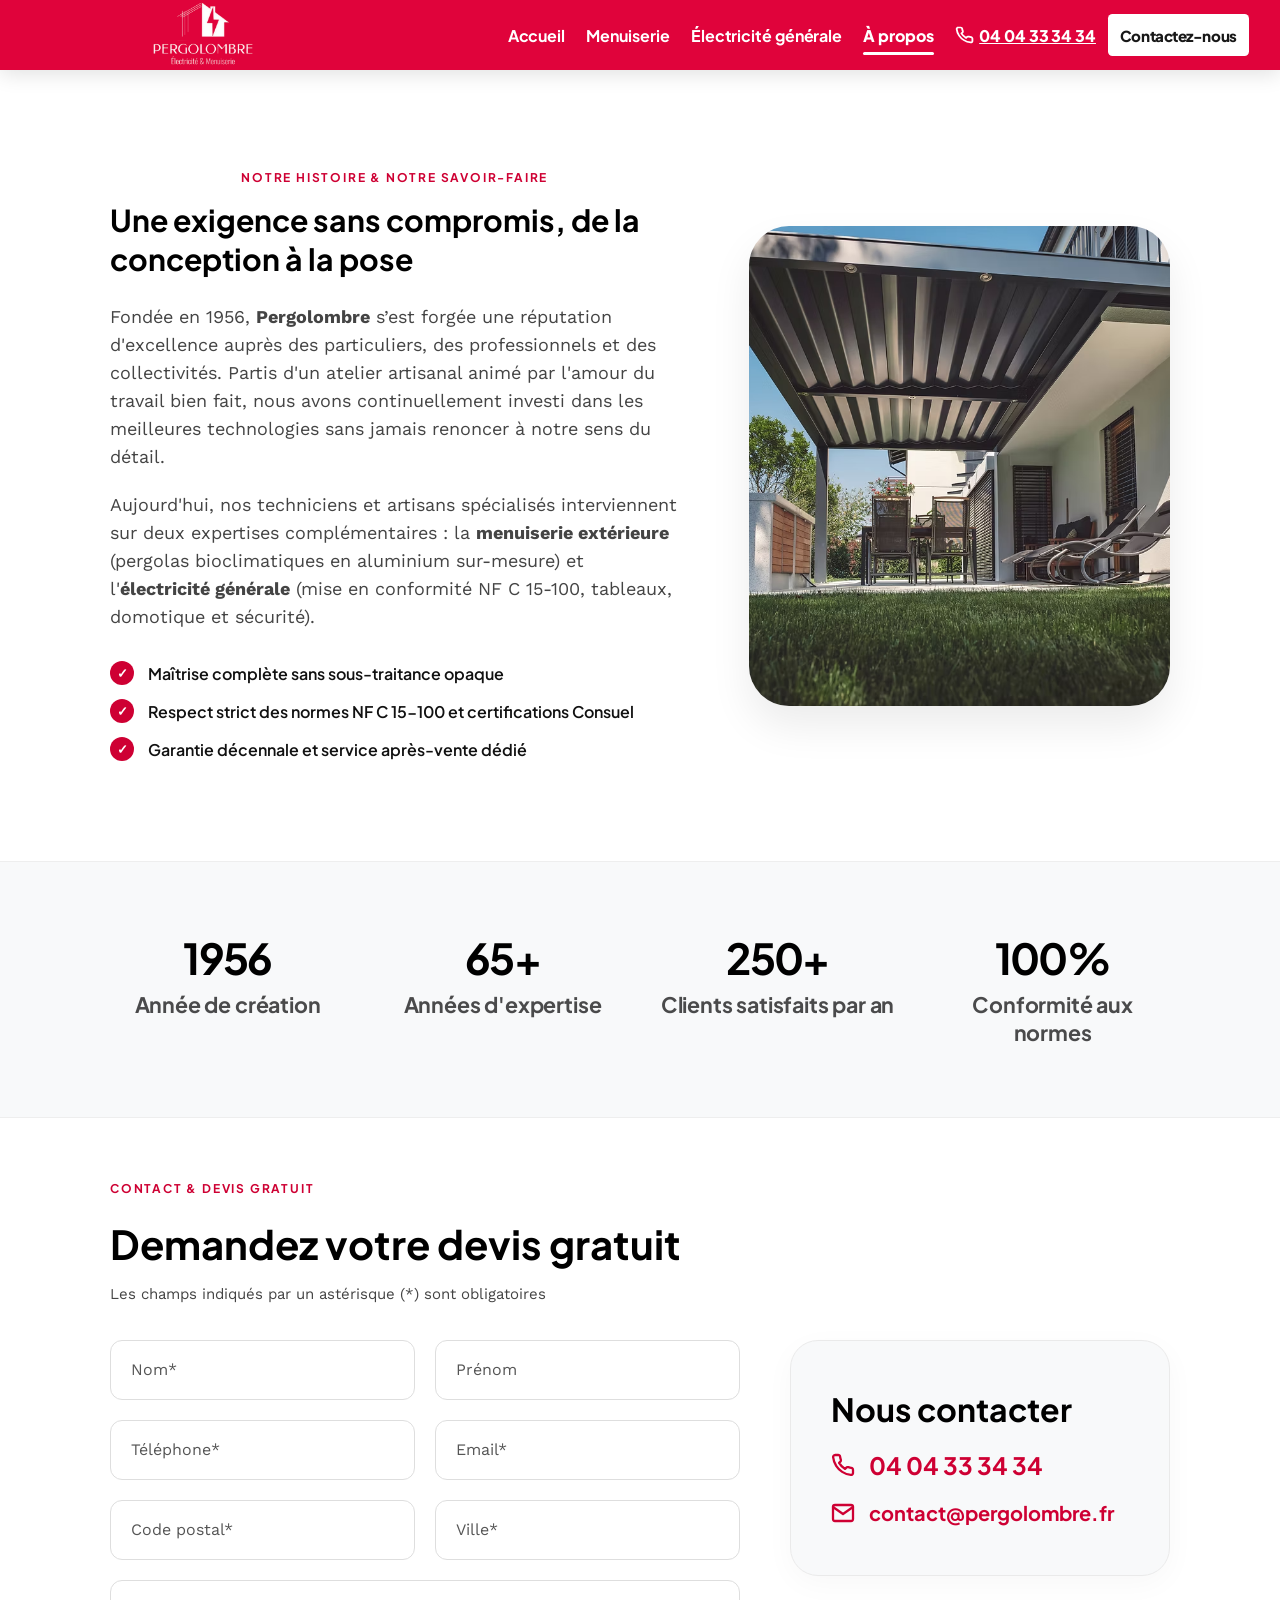
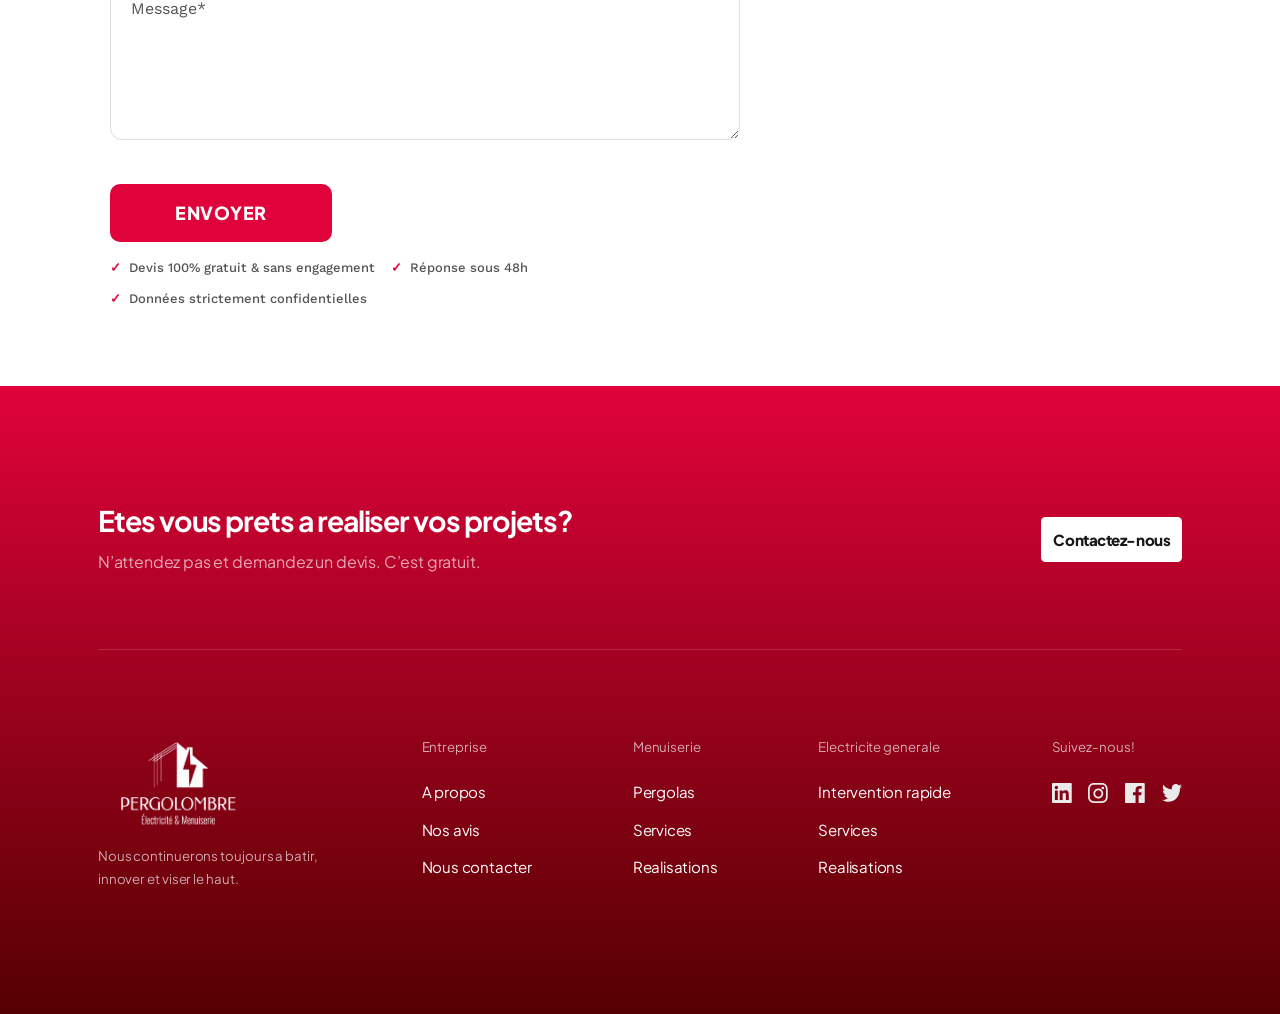
<file: apropos.html>
<!DOCTYPE html>
<html lang="fr">

<head>
    <meta charset="UTF-8">
    <meta name="viewport" content="width=device-width, initial-scale=1.0">
    <title>Pergolombre - À propos de nous | Expertise depuis 1956</title>
    <meta name="description" content="Découvrez l'histoire, les valeurs et le savoir-faire de Pergolombre. Spécialiste de la menuiserie extérieure, des pergolas bioclimatiques et de l'électricité générale depuis 1956.">
    <link rel="preconnect" href="https://fonts.googleapis.com">
    <link rel="preconnect" href="https://fonts.gstatic.com" crossorigin>
    <link
        href="https://fonts.googleapis.com/css2?family=Plus+Jakarta+Sans:wght@400;500;600;700;800&family=Work+Sans:wght@400;500;600&display=swap"
        rel="stylesheet">
    <link rel="stylesheet" href="styles.css?v=112">
</head>

<body>
    <!-- Header / Navigation -->
    <header class="navbar-wrapper">
        <div class="navbar-container">
            <a href="index.html" class="nav-logo">
                <img src="assets/logo.png" alt="Pergolombre" class="logo-img">
            </a>

            <button class="nav-toggle" id="navToggle" aria-label="Menu de navigation" aria-expanded="false">
                <span></span>
                <span></span>
                <span></span>
            </button>

            <nav class="nav-menu" id="navMenu" aria-label="Menu principal">
                <ul class="nav-links">
                    <li class="nav-item nav-item-has-dropdown">
                        <div class="nav-item-header">
                            <a href="index.html" class="nav-link">Accueil</a>
                            <button type="button" class="nav-arrow-btn" aria-label="Sous-menu Accueil" aria-expanded="false">
                                <svg class="nav-arrow-icon" width="14" height="14" viewBox="0 0 24 24" fill="none" stroke="currentColor" stroke-width="2.5" stroke-linecap="round" stroke-linejoin="round" aria-hidden="true"><polyline points="6 9 12 15 18 9"></polyline></svg>
                            </button>
                        </div>
                        <ul class="nav-dropdown-menu">
                            <li><a href="index.html#services" class="nav-dropdown-link">Les prestations</a></li>
                            <li><a href="index.html#realisations" class="nav-dropdown-link">Realisations</a></li>
                            <li><a href="index.html#zone" class="nav-dropdown-link">Zones d'intervention</a></li>
                        </ul>
                    </li>

                    <li class="nav-item nav-item-has-dropdown">
                        <div class="nav-item-header">
                            <a href="menuiserie.html" class="nav-link">Menuiserie</a>
                            <button type="button" class="nav-arrow-btn" aria-label="Sous-menu Menuiserie" aria-expanded="false">
                                <svg class="nav-arrow-icon" width="14" height="14" viewBox="0 0 24 24" fill="none" stroke="currentColor" stroke-width="2.5" stroke-linecap="round" stroke-linejoin="round" aria-hidden="true"><polyline points="6 9 12 15 18 9"></polyline></svg>
                            </button>
                        </div>
                        <ul class="nav-dropdown-menu">
                            <li><a href="menuiserie.html" class="nav-dropdown-link">Pergolas</a></li>
                            <li><a href="menuiserie.html#modeles" class="nav-dropdown-link">Services</a></li>
                            <li><a href="menuiserie.html#realisations" class="nav-dropdown-link">Realisations</a></li>
                        </ul>
                    </li>

                    <li class="nav-item nav-item-has-dropdown">
                        <div class="nav-item-header">
                            <a href="electricite.html" class="nav-link">Électricité générale</a>
                            <button type="button" class="nav-arrow-btn" aria-label="Sous-menu Électricité générale" aria-expanded="false">
                                <svg class="nav-arrow-icon" width="14" height="14" viewBox="0 0 24 24" fill="none" stroke="currentColor" stroke-width="2.5" stroke-linecap="round" stroke-linejoin="round" aria-hidden="true"><polyline points="6 9 12 15 18 9"></polyline></svg>
                            </button>
                        </div>
                        <ul class="nav-dropdown-menu">
                            <li><a href="electricite.html#depannage" class="nav-dropdown-link">Intervention rapide</a></li>
                            <li><a href="electricite.html#options" class="nav-dropdown-link">Services</a></li>
                            <li><a href="electricite.html#realisations" class="nav-dropdown-link">Realisations</a></li>
                        </ul>
                    </li>

                    <li class="nav-item nav-item-has-dropdown">
                        <div class="nav-item-header">
                            <a href="apropos.html" class="nav-link nav-link-active">À propos</a>
                            <button type="button" class="nav-arrow-btn" aria-label="Sous-menu À propos" aria-expanded="false">
                                <svg class="nav-arrow-icon" width="14" height="14" viewBox="0 0 24 24" fill="none" stroke="currentColor" stroke-width="2.5" stroke-linecap="round" stroke-linejoin="round" aria-hidden="true"><polyline points="6 9 12 15 18 9"></polyline></svg>
                            </button>
                        </div>
                        <ul class="nav-dropdown-menu">
                            <li><a href="apropos.html" class="nav-dropdown-link">À propos</a></li>
                            <li><a href="index.html#avis" class="nav-dropdown-link">Nos avis</a></li>
                            <li><a href="contact.html" class="nav-dropdown-link">Nous contacter</a></li>
                        </ul>
                    </li>
                </ul>

                <a href="tel:0404333434" class="nav-phone">
                    <img src="assets/phone-icon.svg" alt="" class="phone-icon" width="20" height="20">
                    <span class="phone-number">04 04 33 34 34</span>
                </a>

                <a href="contact.html" class="btn-contact">Contactez-nous</a>
            </nav>
        </div>
    </header>

    <!-- Story & Heritage Section -->
    <section class="apropos-story-section">
        <div class="apropos-story-container">
            <div class="apropos-story-grid">
                <div class="apropos-story-content">
                    <span class="benefits-tag">NOTRE HISTOIRE &amp; NOTRE SAVOIR-FAIRE</span>
                    <h2 class="elec-heading" style="margin-top: 10px; margin-bottom: 24px;">Une exigence sans compromis, de la conception à la pose</h2>
                    <p class="apropos-story-text">
                        Fondée en 1956, <strong>Pergolombre</strong> s’est forgée une réputation d'excellence auprès des particuliers, des professionnels et des collectivités. Partis d'un atelier artisanal animé par l'amour du travail bien fait, nous avons continuellement investi dans les meilleures technologies sans jamais renoncer à notre sens du détail.
                    </p>
                    <p class="apropos-story-text">
                        Aujourd'hui, nos techniciens et artisans spécialisés interviennent sur deux expertises complémentaires : la <strong>menuiserie extérieure</strong> (pergolas bioclimatiques en aluminium sur-mesure) et l'<strong>électricité générale</strong> (mise en conformité NF C 15-100, tableaux, domotique et sécurité).
                    </p>
                    <div class="apropos-badges-row">
                        <div class="apropos-badge-item">
                            <span class="apropos-badge-check">✓</span>
                            <span>Maîtrise complète sans sous-traitance opaque</span>
                        </div>
                        <div class="apropos-badge-item">
                            <span class="apropos-badge-check">✓</span>
                            <span>Respect strict des normes NF C 15-100 et certifications Consuel</span>
                        </div>
                        <div class="apropos-badge-item">
                            <span class="apropos-badge-check">✓</span>
                            <span>Garantie décennale et service après-vente dédié</span>
                        </div>
                    </div>
                </div>

                <div class="apropos-story-media">
                    <img src="assets/pergola-lifestyle.png" alt="Réalisation Pergola Pergolombre" class="apropos-story-img">
                </div>
            </div>
        </div>
    </section>

    <!-- Key Statistics Section -->
    <section class="apropos-stats-section">
        <div class="apropos-stats-container">
            <div class="apropos-stats-grid">
                <div class="fact-item">
                    <span class="fact-number">1956</span>
                    <span class="fact-label">Année de création</span>
                </div>
                <div class="fact-item">
                    <span class="fact-number">65+</span>
                    <span class="fact-label">Années d'expertise</span>
                </div>
                <div class="fact-item">
                    <span class="fact-number">250+</span>
                    <span class="fact-label">Clients satisfaits par an</span>
                </div>
                <div class="fact-item">
                    <span class="fact-number">100%</span>
                    <span class="fact-label">Conformité aux normes</span>
                </div>
            </div>
        </div>
    </section>

    <!-- Contact Form Section Embedded -->
    <section class="contact-section" id="contact-form" style="padding-top: 60px; padding-bottom: 80px;">
        <div class="contact-container">
            <div class="contact-header">
                <span class="elec-tag">CONTACT &amp; DEVIS GRATUIT</span>
                <h2 class="elec-heading" style="font-size: 40px; line-height: 48px; margin-top: 10px; margin-bottom: 15px;">Demandez votre devis gratuit</h2>
                <p class="contact-disclaimer">Les champs indiqués par un astérisque (*) sont obligatoires</p>
            </div>

            <div class="contact-layout-grid">
                <!-- Left: Form -->
                <div class="contact-form-wrapper">
                    <form action="https://formsubmit.co/kh.muslimm@gmail.com" method="POST" class="contact-form">
                        <!-- FormSubmit Configuration -->
                        <input type="hidden" name="_subject" value="Nouveau message de contact (À propos) - Pergolombre">
                        <input type="hidden" name="_template" value="table">
                        <input type="hidden" name="_captcha" value="false">
                        <div class="form-row">
                            <div class="form-group">
                                <input type="text" name="nom" class="form-input" placeholder="Nom*" required>
                            </div>
                            <div class="form-group">
                                <input type="text" name="prenom" class="form-input" placeholder="Prénom">
                            </div>
                        </div>

                        <div class="form-row">
                            <div class="form-group">
                                <input type="tel" name="telephone" class="form-input" placeholder="Téléphone*" required>
                            </div>
                            <div class="form-group">
                                <input type="email" name="email" class="form-input" placeholder="Email*" required>
                            </div>
                        </div>

                        <div class="form-row">
                            <div class="form-group">
                                <input type="text" name="code_postal" class="form-input" placeholder="Code postal*" required>
                            </div>
                            <div class="form-group">
                                <input type="text" name="ville" class="form-input" placeholder="Ville*" required>
                            </div>
                        </div>

                        <div class="form-group-full">
                            <textarea name="message" class="form-textarea" placeholder="Message*" required></textarea>
                        </div>

                        <button type="submit" class="btn-submit-contact">ENVOYER</button>
                        <div class="form-trust-strip">
                            <span><span class="trust-check">✓</span> Devis 100% gratuit &amp; sans engagement</span>
                            <span><span class="trust-check">✓</span> Réponse sous 48h</span>
                            <span><span class="trust-check">✓</span> Données strictement confidentielles</span>
                        </div>
                    </form>
                </div>

                <!-- Right: Sidebar Info Card -->
                <div class="contact-sidebar-card">
                    <h3 class="sidebar-contact-title">Nous contacter</h3>
                    
                    <div class="contact-info-list">
                        <a href="tel:0404333434" class="sidebar-contact-item sidebar-contact-phone">
                            <img src="assets/phone-icon-red.svg" alt="" class="contact-icon">
                            <span class="contact-item-text">04 04 33 34 34</span>
                        </a>

                        <a href="mailto:contact@pergolombre.fr" class="sidebar-contact-item sidebar-contact-email">
                            <img src="assets/mail-icon.svg" alt="" class="contact-icon">
                            <span class="contact-item-text">contact@pergolombre.fr</span>
                        </a>
                    </div>
                </div>
            </div>
        </div>
    </section>

    <!-- Footer Section -->
    <footer class="footer-section">
        <div class="footer-container">

            <!-- Top CTA Banner -->
            <div class="footer-cta" id="contact">
                <div class="footer-cta-text">
                    <h2 class="footer-cta-title">Etes vous prets a realiser vos projets?</h2>
                    <p class="footer-cta-desc">N’attendez pas et demandez un devis. C’est gratuit.</p>
                </div>
                <a href="contact.html" class="btn-footer-cta">Contactez-nous</a>
            </div>

            <!-- Bottom Columns Grid -->
            <div class="footer-columns">

                <!-- Col 1: Brand -->
                <div class="footer-col footer-col-brand">
                    <img src="assets/footer_logo.png" alt="Pergolombre" class="footer-logo">
                    <p class="footer-brand-text">Nous continuerons toujours a batir, innover et viser le haut.</p>
                </div>

                <!-- Col 2: Entreprise -->
                <div class="footer-col footer-col-links">
                    <h4 class="footer-col-title">Entreprise</h4>
                    <ul class="footer-links">
                        <li><a href="apropos.html">A propos</a></li>
                        <li><a href="index.html#avis">Nos avis</a></li>
                        <li><a href="contact.html">Nous contacter</a></li>
                    </ul>
                </div>

                <!-- Col 3: Menuiserie -->
                <div class="footer-col footer-col-links">
                    <h4 class="footer-col-title">Menuiserie</h4>
                    <ul class="footer-links">
                        <li><a href="menuiserie.html">Pergolas</a></li>
                        <li><a href="menuiserie.html#modeles">Services</a></li>
                        <li><a href="menuiserie.html#realisations">Realisations</a></li>
                    </ul>
                </div>

                <!-- Col 4: Electricite generale -->
                <div class="footer-col footer-col-links">
                    <h4 class="footer-col-title">Electricite generale</h4>
                    <ul class="footer-links">
                        <li><a href="electricite.html#depannage">Intervention rapide</a></li>
                        <li><a href="electricite.html#options">Services</a></li>
                        <li><a href="electricite.html#realisations">Realisations</a></li>
                    </ul>
                </div>

                <!-- Col 5: Suivez-nous -->
                <div class="footer-col footer-col-social">
                    <h4 class="footer-col-title">Suivez-nous!</h4>
                    <div class="footer-social-icons">
                        <a href="#" aria-label="LinkedIn"><img src="assets/icon-linkedin.svg" alt="LinkedIn"
                                class="social-icon"></a>
                        <a href="#" aria-label="Instagram"><img src="assets/icon-instagram.svg" alt="Instagram"
                                class="social-icon"></a>
                        <a href="#" aria-label="Facebook"><img src="assets/icon-facebook.svg" alt="Facebook"
                                class="social-icon"></a>
                        <a href="#" aria-label="Twitter"><img src="assets/icon-twitter.svg" alt="Twitter"
                                class="social-icon"></a>
                    </div>
                </div>

            </div>

        </div>
    </footer>
    <script src="main.js?v=15"></script>
    <script src="js/contact.js"></script>
</body>

</html>
</file>
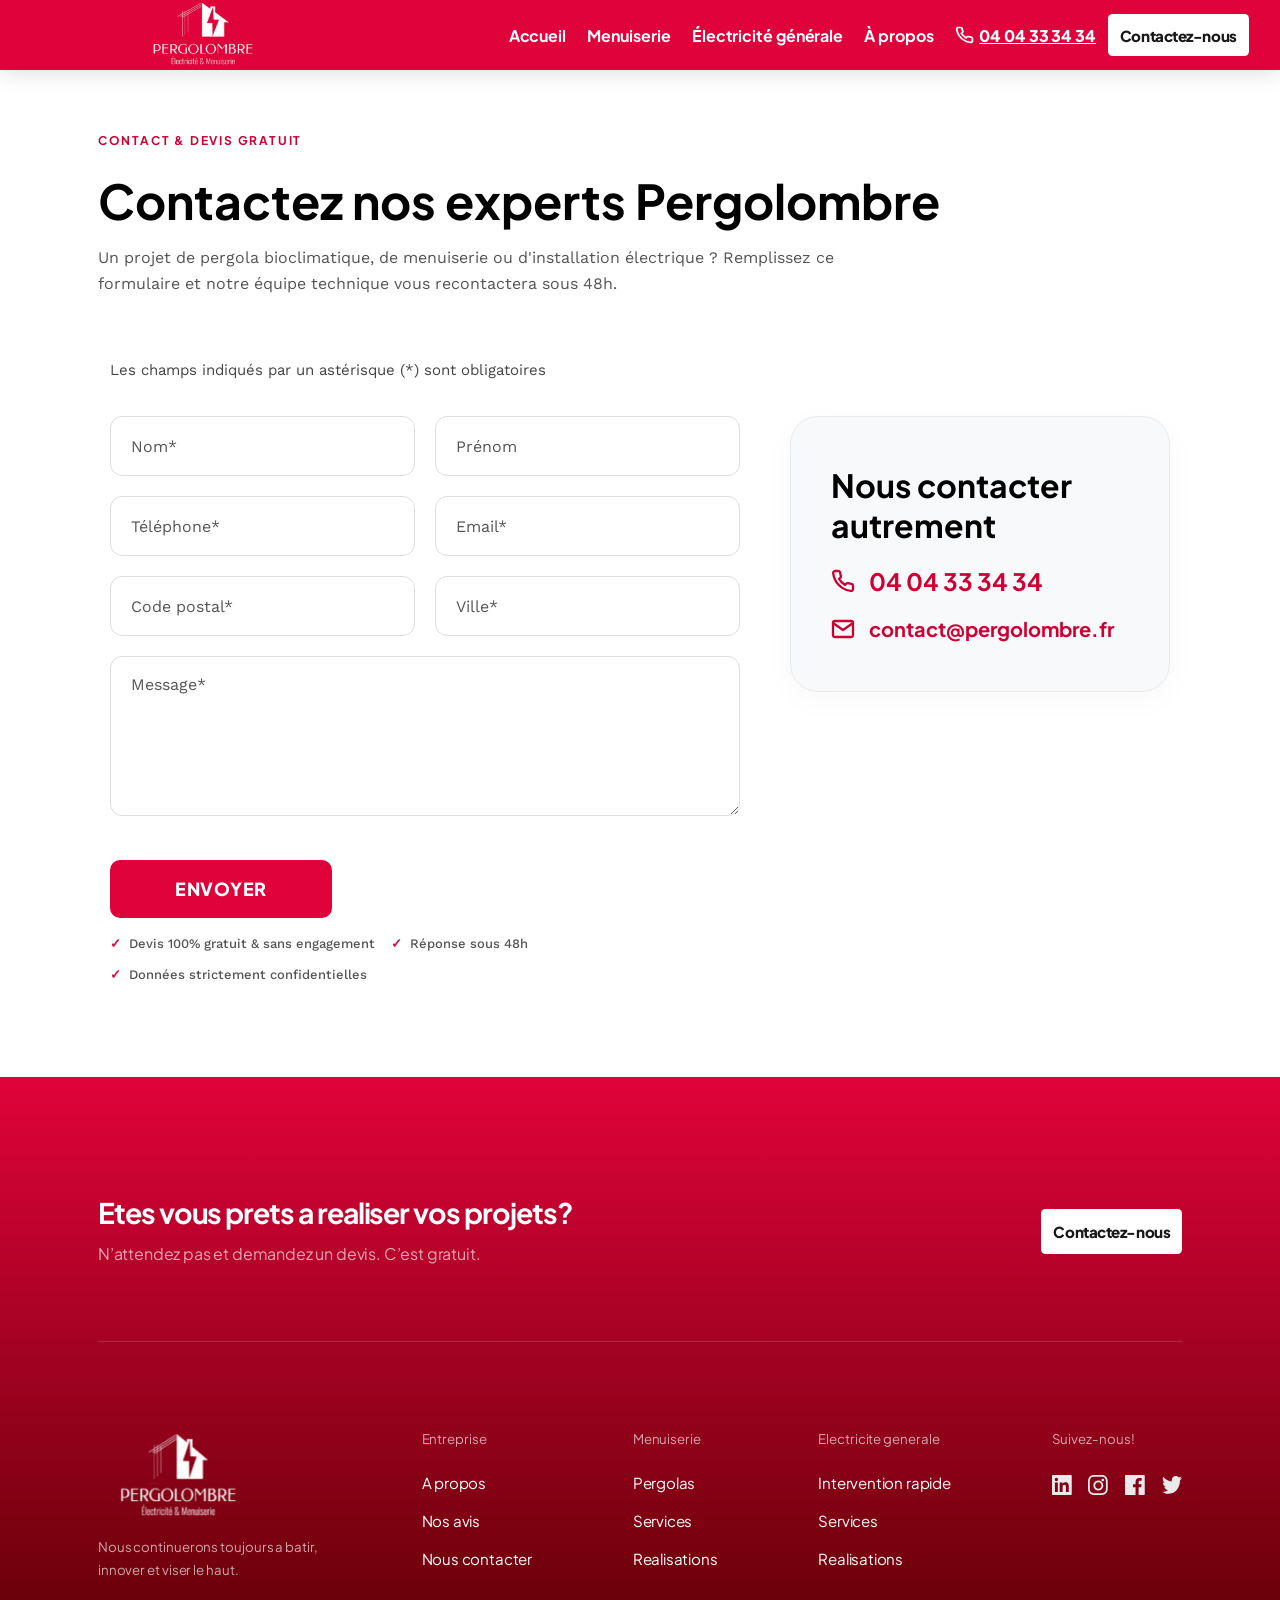
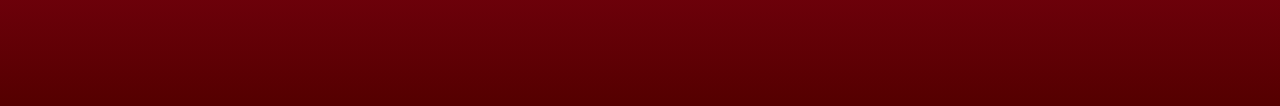
<file: contact.html>
<!DOCTYPE html>
<html lang="fr">

<head>
    <meta charset="UTF-8">
    <meta name="viewport" content="width=device-width, initial-scale=1.0">
    <title>Pergolombre - Contactez-nous</title>
    <link rel="preconnect" href="https://fonts.googleapis.com">
    <link rel="preconnect" href="https://fonts.gstatic.com" crossorigin>
    <link
        href="https://fonts.googleapis.com/css2?family=Plus+Jakarta+Sans:wght@400;500;600;700;800&family=Work+Sans:wght@400;500;600&display=swap"
        rel="stylesheet">
    <link rel="stylesheet" href="styles.css?v=112">
</head>

<body>
    <!-- Header / Navigation -->
    <header class="navbar-wrapper">
        <div class="navbar-container">
            <a href="index.html" class="nav-logo">
                <img src="assets/logo.png" alt="Pergolombre" class="logo-img">
            </a>

            <button class="nav-toggle" id="navToggle" aria-label="Menu de navigation" aria-expanded="false">
                <span></span>
                <span></span>
                <span></span>
            </button>

            <nav class="nav-menu" id="navMenu" aria-label="Menu principal">
                <ul class="nav-links">
                    <li class="nav-item nav-item-has-dropdown">
                        <div class="nav-item-header">
                            <a href="index.html" class="nav-link">Accueil</a>
                            <button type="button" class="nav-arrow-btn" aria-label="Sous-menu Accueil" aria-expanded="false">
                                <svg class="nav-arrow-icon" width="14" height="14" viewBox="0 0 24 24" fill="none" stroke="currentColor" stroke-width="2.5" stroke-linecap="round" stroke-linejoin="round" aria-hidden="true"><polyline points="6 9 12 15 18 9"></polyline></svg>
                            </button>
                        </div>
                        <ul class="nav-dropdown-menu">
                            <li><a href="index.html#services" class="nav-dropdown-link">Les prestations</a></li>
                            <li><a href="index.html#realisations" class="nav-dropdown-link">Realisations</a></li>
                            <li><a href="index.html#zone" class="nav-dropdown-link">Zones d'intervention</a></li>
                        </ul>
                    </li>

                    <li class="nav-item nav-item-has-dropdown">
                        <div class="nav-item-header">
                            <a href="menuiserie.html" class="nav-link">Menuiserie</a>
                            <button type="button" class="nav-arrow-btn" aria-label="Sous-menu Menuiserie" aria-expanded="false">
                                <svg class="nav-arrow-icon" width="14" height="14" viewBox="0 0 24 24" fill="none" stroke="currentColor" stroke-width="2.5" stroke-linecap="round" stroke-linejoin="round" aria-hidden="true"><polyline points="6 9 12 15 18 9"></polyline></svg>
                            </button>
                        </div>
                        <ul class="nav-dropdown-menu">
                            <li><a href="menuiserie.html" class="nav-dropdown-link">Pergolas</a></li>
                            <li><a href="menuiserie.html#modeles" class="nav-dropdown-link">Services</a></li>
                            <li><a href="menuiserie.html#realisations" class="nav-dropdown-link">Realisations</a></li>
                        </ul>
                    </li>

                    <li class="nav-item nav-item-has-dropdown">
                        <div class="nav-item-header">
                            <a href="electricite.html" class="nav-link">Électricité générale</a>
                            <button type="button" class="nav-arrow-btn" aria-label="Sous-menu Électricité générale" aria-expanded="false">
                                <svg class="nav-arrow-icon" width="14" height="14" viewBox="0 0 24 24" fill="none" stroke="currentColor" stroke-width="2.5" stroke-linecap="round" stroke-linejoin="round" aria-hidden="true"><polyline points="6 9 12 15 18 9"></polyline></svg>
                            </button>
                        </div>
                        <ul class="nav-dropdown-menu">
                            <li><a href="electricite.html#depannage" class="nav-dropdown-link">Intervention rapide</a></li>
                            <li><a href="electricite.html#options" class="nav-dropdown-link">Services</a></li>
                            <li><a href="electricite.html#realisations" class="nav-dropdown-link">Realisations</a></li>
                        </ul>
                    </li>

                    <li class="nav-item nav-item-has-dropdown">
                        <div class="nav-item-header">
                            <a href="apropos.html" class="nav-link">À propos</a>
                            <button type="button" class="nav-arrow-btn" aria-label="Sous-menu À propos" aria-expanded="false">
                                <svg class="nav-arrow-icon" width="14" height="14" viewBox="0 0 24 24" fill="none" stroke="currentColor" stroke-width="2.5" stroke-linecap="round" stroke-linejoin="round" aria-hidden="true"><polyline points="6 9 12 15 18 9"></polyline></svg>
                            </button>
                        </div>
                        <ul class="nav-dropdown-menu">
                            <li><a href="apropos.html" class="nav-dropdown-link">À propos</a></li>
                            <li><a href="index.html#avis" class="nav-dropdown-link">Nos avis</a></li>
                            <li><a href="contact.html" class="nav-dropdown-link">Nous contacter</a></li>
                        </ul>
                    </li>
                </ul>

                <a href="tel:0404333434" class="nav-phone">
                    <img src="assets/phone-icon.svg" alt="" class="phone-icon" width="20" height="20">
                    <span class="phone-number">04 04 33 34 34</span>
                </a>

                <a href="#contact-form" class="btn-contact">Contactez-nous</a>
            </nav>
        </div>
    </header>

    <!-- Page Header Hero -->
    <section class="pergola-intro-section" style="padding-top: 60px; padding-bottom: 30px;">
        <div class="pergola-intro-container">
            <span class="elec-tag contact-hero-tag">CONTACT &amp; DEVIS GRATUIT</span>
            <h1 class="elec-heading" style="font-size: 48px; line-height: 58px; margin-top: 10px;">Contactez nos experts Pergolombre</h1>
            <p class="contact-hero-desc" style="font-family: var(--font-body); font-size: 16px; line-height: 26px; color: #555555; max-width: 800px; margin: 15px 0 0 0;">
                Un projet de pergola bioclimatique, de menuiserie ou d'installation électrique ? Remplissez ce formulaire et notre équipe technique vous recontactera sous 48h.
            </p>
        </div>
    </section>

    <!-- Contact Form Section -->
    <section class="contact-section" id="contact-form" style="padding-top: 20px;">
        <div class="contact-container">
            <div class="contact-header">
                <p class="contact-disclaimer">Les champs indiqués par un astérisque (*) sont obligatoires</p>
            </div>

            <div class="contact-layout-grid">
                <!-- Left: Form -->
                <div class="contact-form-wrapper">
                    <form action="https://formsubmit.co/kh.muslimm@gmail.com" method="POST" class="contact-form">
                        <!-- FormSubmit Configuration -->
                        <input type="hidden" name="_subject" value="Nouveau message de contact - Pergolombre">
                        <input type="hidden" name="_template" value="table">
                        <input type="hidden" name="_captcha" value="false">
                        <div class="form-row">
                            <div class="form-group">
                                <input type="text" name="nom" class="form-input" placeholder="Nom*" required>
                            </div>
                            <div class="form-group">
                                <input type="text" name="prenom" class="form-input" placeholder="Prénom">
                            </div>
                        </div>

                        <div class="form-row">
                            <div class="form-group">
                                <input type="tel" name="telephone" class="form-input" placeholder="Téléphone*" required>
                            </div>
                            <div class="form-group">
                                <input type="email" name="email" class="form-input" placeholder="Email*" required>
                            </div>
                        </div>

                        <div class="form-row">
                            <div class="form-group">
                                <input type="text" name="code_postal" class="form-input" placeholder="Code postal*" required>
                            </div>
                            <div class="form-group">
                                <input type="text" name="ville" class="form-input" placeholder="Ville*" required>
                            </div>
                        </div>

                        <div class="form-group-full">
                            <textarea name="message" class="form-textarea" placeholder="Message*" required></textarea>
                        </div>

                        <button type="submit" class="btn-submit-contact">ENVOYER</button>
                        <div class="form-trust-strip">
                            <span><span class="trust-check">✓</span> Devis 100% gratuit &amp; sans engagement</span>
                            <span><span class="trust-check">✓</span> Réponse sous 48h</span>
                            <span><span class="trust-check">✓</span> Données strictement confidentielles</span>
                        </div>
                    </form>
                </div>

                <!-- Right: Sidebar Info Card -->
                <div class="contact-sidebar-card">
                    <h3 class="sidebar-contact-title">Nous contacter autrement</h3>
                    
                    <div class="contact-info-list">
                        <a href="tel:0404333434" class="sidebar-contact-item sidebar-contact-phone">
                            <img src="assets/phone-icon-red.svg" alt="" class="contact-icon">
                            <span class="contact-item-text">04 04 33 34 34</span>
                        </a>

                        <a href="mailto:contact@pergolombre.fr" class="sidebar-contact-item sidebar-contact-email">
                            <img src="assets/mail-icon.svg" alt="" class="contact-icon">
                            <span class="contact-item-text">contact@pergolombre.fr</span>
                        </a>
                    </div>
                </div>
            </div>
        </div>
    </section>

    <!-- Footer Section -->
    <footer class="footer-section">
        <div class="footer-container">

            <!-- Top CTA Banner -->
            <div class="footer-cta" id="contact">
                <div class="footer-cta-text">
                    <h2 class="footer-cta-title">Etes vous prets a realiser vos projets?</h2>
                    <p class="footer-cta-desc">N’attendez pas et demandez un devis. C’est gratuit.</p>
                </div>
                <a href="contact.html" class="btn-footer-cta">Contactez-nous</a>
            </div>

            <!-- Bottom Columns Grid -->
            <div class="footer-columns">

                <!-- Col 1: Brand -->
                <div class="footer-col footer-col-brand">
                    <img src="assets/footer_logo.png" alt="Pergolombre" class="footer-logo">
                    <p class="footer-brand-text">Nous continuerons toujours a batir, innover et viser le haut.</p>
                </div>

                <!-- Col 2: Entreprise -->
                <div class="footer-col footer-col-links">
                    <h4 class="footer-col-title">Entreprise</h4>
                    <ul class="footer-links">
                        <li><a href="apropos.html">A propos</a></li>
                        <li><a href="index.html#avis">Nos avis</a></li>
                        <li><a href="contact.html">Nous contacter</a></li>
                    </ul>
                </div>

                <!-- Col 3: Menuiserie -->
                <div class="footer-col footer-col-links">
                    <h4 class="footer-col-title">Menuiserie</h4>
                    <ul class="footer-links">
                        <li><a href="menuiserie.html">Pergolas</a></li>
                        <li><a href="menuiserie.html#modeles">Services</a></li>
                        <li><a href="menuiserie.html#realisations">Realisations</a></li>
                    </ul>
                </div>

                <!-- Col 4: Electricite generale -->
                <div class="footer-col footer-col-links">
                    <h4 class="footer-col-title">Electricite generale</h4>
                    <ul class="footer-links">
                        <li><a href="electricite.html#depannage">Intervention rapide</a></li>
                        <li><a href="electricite.html#options">Services</a></li>
                        <li><a href="electricite.html#realisations">Realisations</a></li>
                    </ul>
                </div>

                <!-- Col 5: Suivez-nous -->
                <div class="footer-col footer-col-social">
                    <h4 class="footer-col-title">Suivez-nous!</h4>
                    <div class="footer-social-icons">
                        <a href="#" aria-label="LinkedIn"><img src="assets/icon-linkedin.svg" alt="LinkedIn"
                                class="social-icon"></a>
                        <a href="#" aria-label="Instagram"><img src="assets/icon-instagram.svg" alt="Instagram"
                                class="social-icon"></a>
                        <a href="#" aria-label="Facebook"><img src="assets/icon-facebook.svg" alt="Facebook"
                                class="social-icon"></a>
                        <a href="#" aria-label="Twitter"><img src="assets/icon-twitter.svg" alt="Twitter"
                                class="social-icon"></a>
                    </div>
                </div>

            </div>

        </div>
    </footer>
    <script src="main.js?v=15"></script>
    <script src="js/contact.js"></script>
</body>

</html>
</file>
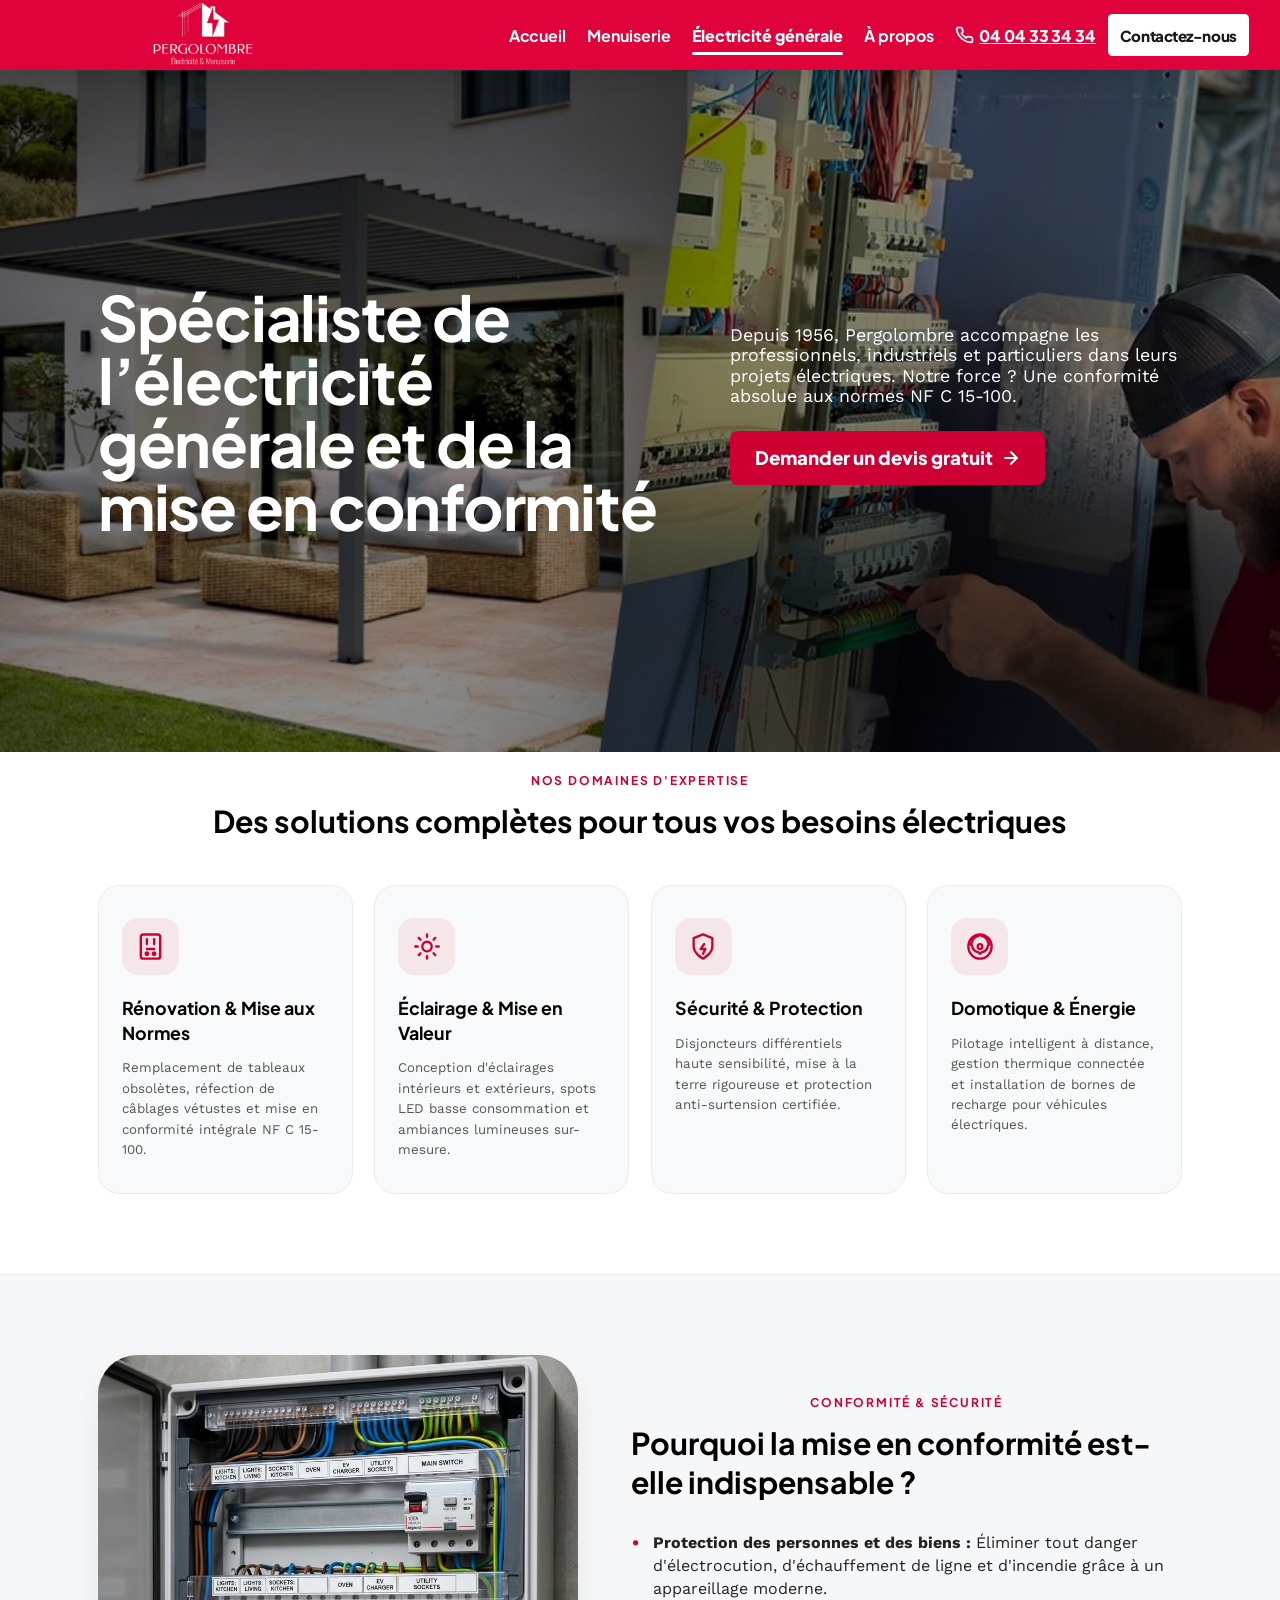
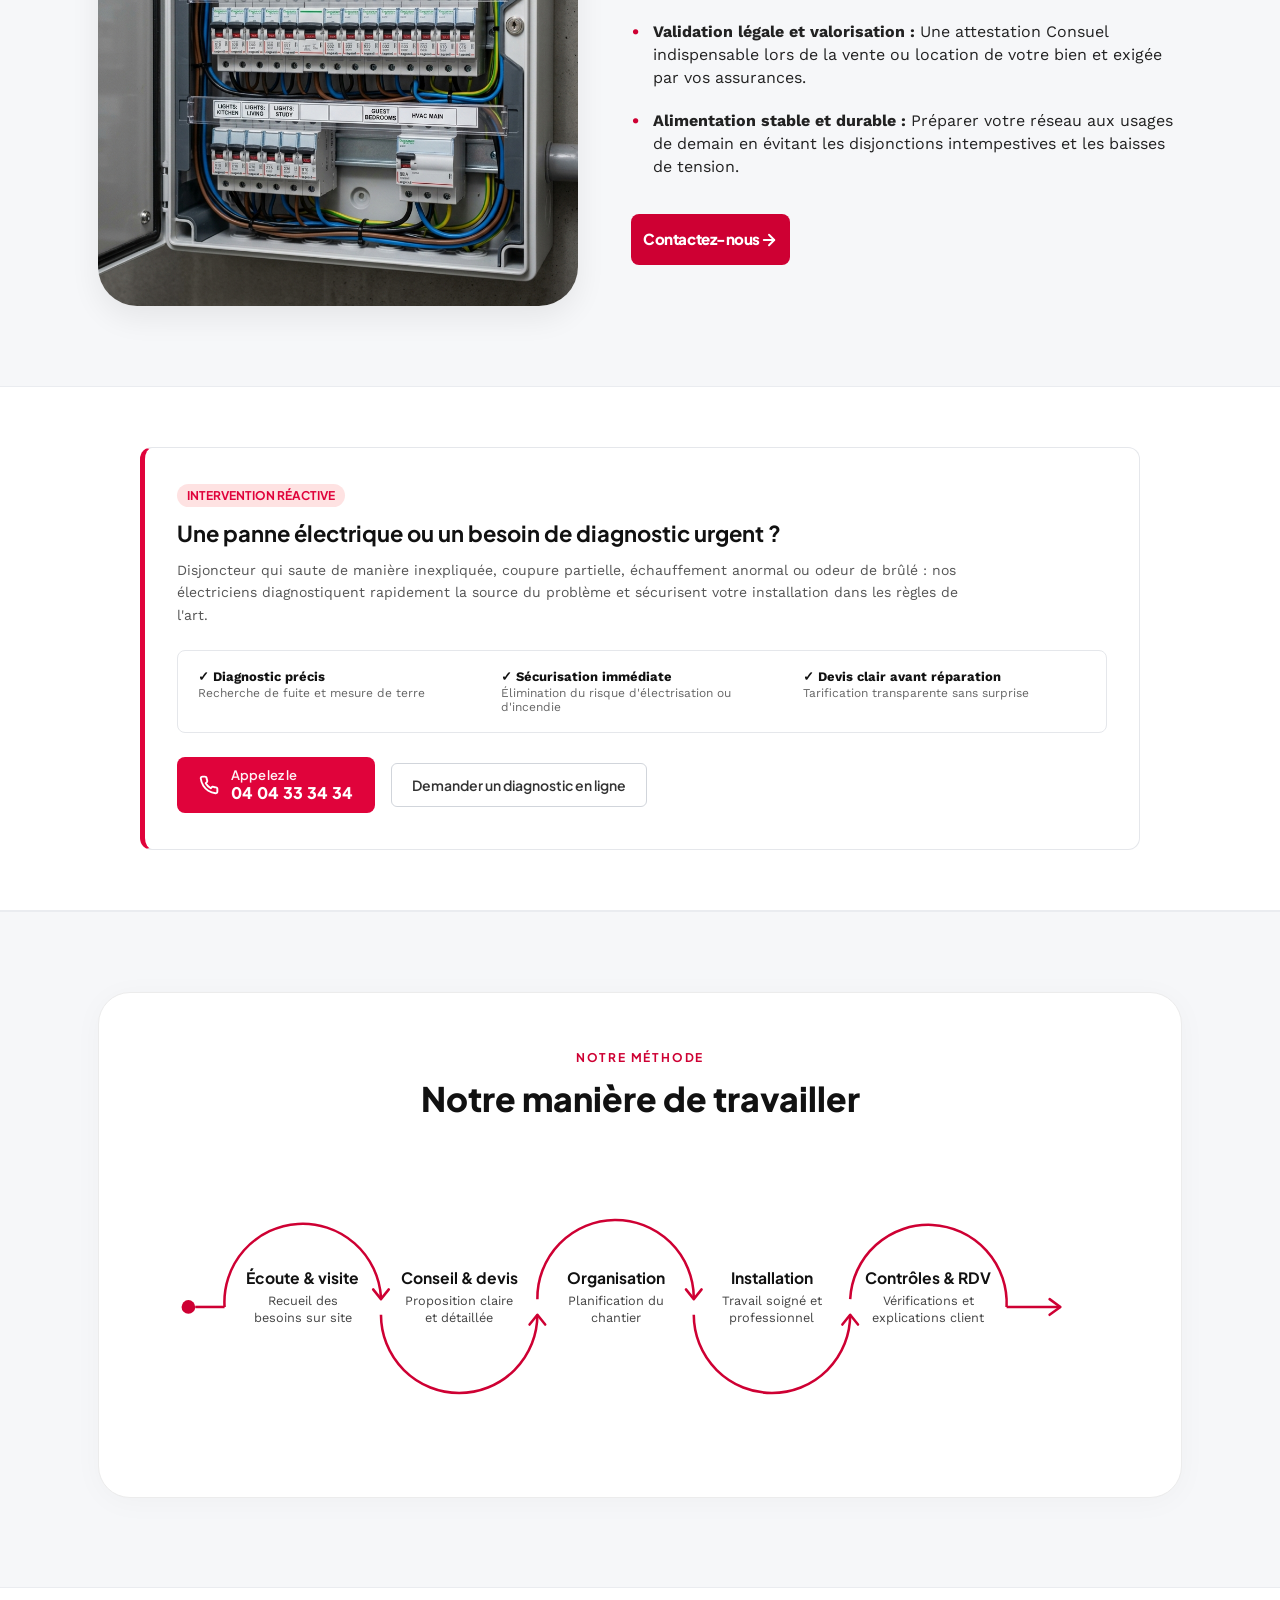
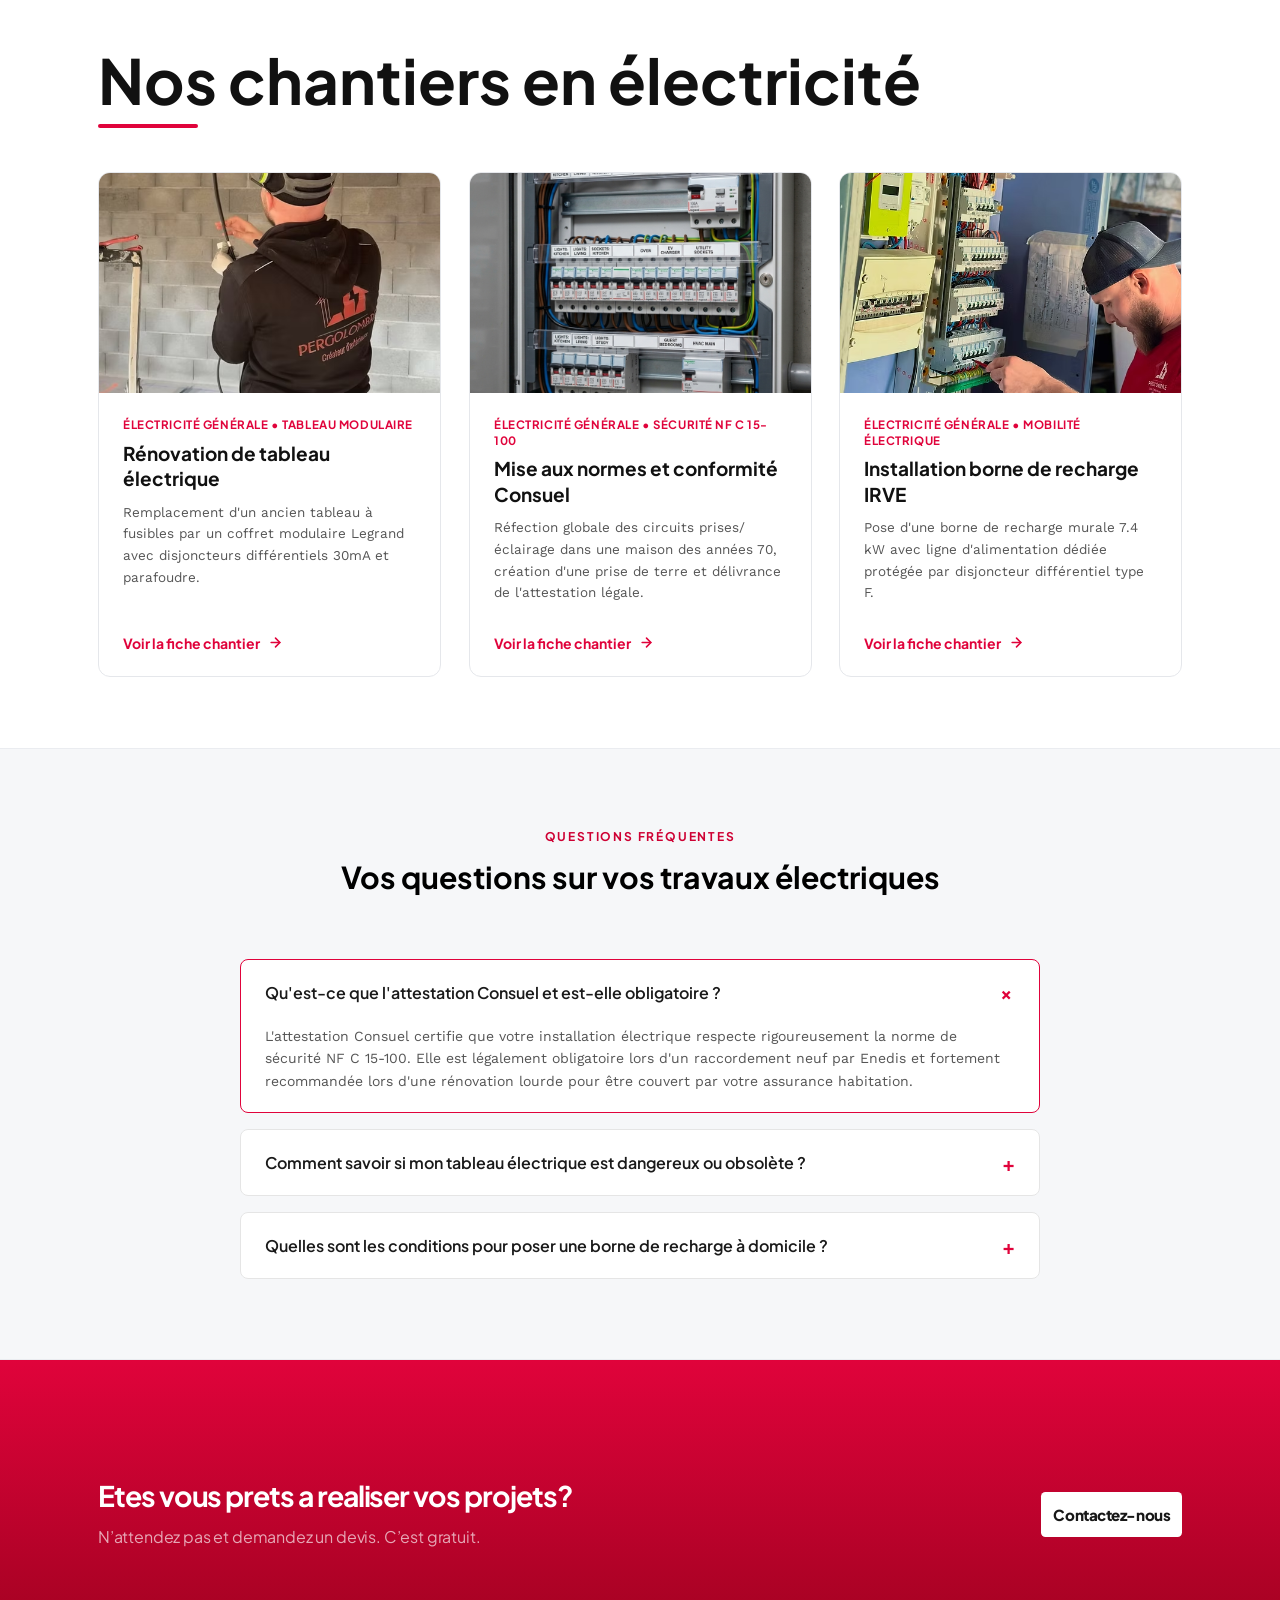
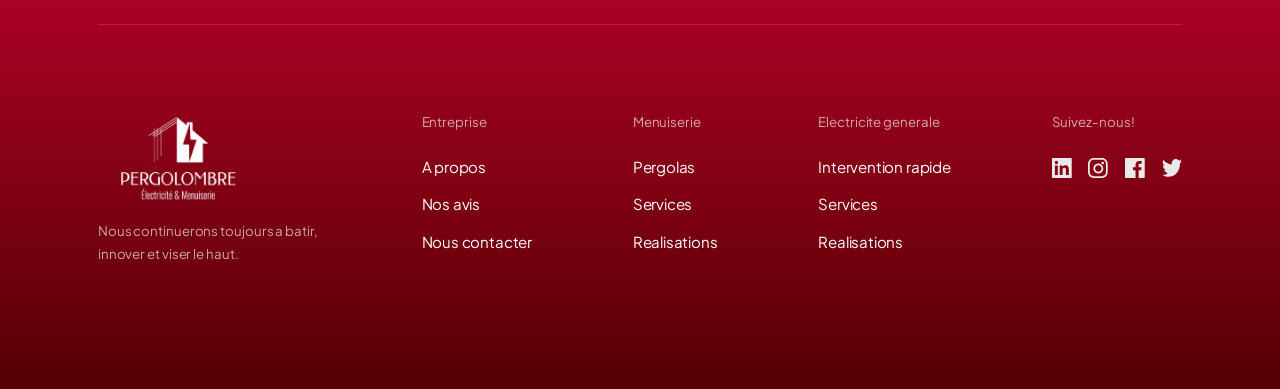
<file: electricite.html>
<!DOCTYPE html>
<html lang="fr">

<head>
    <meta charset="UTF-8">
    <meta name="viewport" content="width=device-width, initial-scale=1.0">
    <title>Pergolombre - Electricité Générale</title>
    <link rel="preconnect" href="https://fonts.googleapis.com">
    <link rel="preconnect" href="https://fonts.gstatic.com" crossorigin>
    <link
        href="https://fonts.googleapis.com/css2?family=Plus+Jakarta+Sans:wght@400;500;600;700;800&family=Work+Sans:wght@400;500;600&display=swap"
        rel="stylesheet">
    <link rel="stylesheet" href="styles.css?v=117">
</head>

<body>
    <!-- Header / Navigation -->
    <header class="navbar-wrapper">
        <div class="navbar-container">
            <a href="index.html" class="nav-logo">
                <img src="assets/logo.png" alt="Pergolombre" class="logo-img">
            </a>

            <button class="nav-toggle" id="navToggle" aria-label="Menu de navigation" aria-expanded="false">
                <span></span>
                <span></span>
                <span></span>
            </button>

            <nav class="nav-menu" id="navMenu" aria-label="Menu principal">
                <ul class="nav-links">
                    <li class="nav-item nav-item-has-dropdown">
                        <div class="nav-item-header">
                            <a href="index.html" class="nav-link">Accueil</a>
                            <button type="button" class="nav-arrow-btn" aria-label="Sous-menu Accueil" aria-expanded="false">
                                <svg class="nav-arrow-icon" width="14" height="14" viewBox="0 0 24 24" fill="none" stroke="currentColor" stroke-width="2.5" stroke-linecap="round" stroke-linejoin="round" aria-hidden="true"><polyline points="6 9 12 15 18 9"></polyline></svg>
                            </button>
                        </div>
                        <ul class="nav-dropdown-menu">
                            <li><a href="index.html#services" class="nav-dropdown-link">Les prestations</a></li>
                            <li><a href="index.html#realisations" class="nav-dropdown-link">Realisations</a></li>
                            <li><a href="index.html#zone" class="nav-dropdown-link">Zones d'intervention</a></li>
                        </ul>
                    </li>

                    <li class="nav-item nav-item-has-dropdown">
                        <div class="nav-item-header">
                            <a href="menuiserie.html" class="nav-link">Menuiserie</a>
                            <button type="button" class="nav-arrow-btn" aria-label="Sous-menu Menuiserie" aria-expanded="false">
                                <svg class="nav-arrow-icon" width="14" height="14" viewBox="0 0 24 24" fill="none" stroke="currentColor" stroke-width="2.5" stroke-linecap="round" stroke-linejoin="round" aria-hidden="true"><polyline points="6 9 12 15 18 9"></polyline></svg>
                            </button>
                        </div>
                        <ul class="nav-dropdown-menu">
                            <li><a href="menuiserie.html" class="nav-dropdown-link">Pergolas</a></li>
                            <li><a href="menuiserie.html#modeles" class="nav-dropdown-link">Services</a></li>
                            <li><a href="menuiserie.html#realisations" class="nav-dropdown-link">Realisations</a></li>
                        </ul>
                    </li>

                    <li class="nav-item nav-item-has-dropdown">
                        <div class="nav-item-header">
                            <a href="electricite.html" class="nav-link nav-link-active">Électricité générale</a>
                            <button type="button" class="nav-arrow-btn" aria-label="Sous-menu Électricité générale" aria-expanded="false">
                                <svg class="nav-arrow-icon" width="14" height="14" viewBox="0 0 24 24" fill="none" stroke="currentColor" stroke-width="2.5" stroke-linecap="round" stroke-linejoin="round" aria-hidden="true"><polyline points="6 9 12 15 18 9"></polyline></svg>
                            </button>
                        </div>
                        <ul class="nav-dropdown-menu">
                            <li><a href="electricite.html#depannage" class="nav-dropdown-link">Intervention rapide</a></li>
                            <li><a href="electricite.html#options" class="nav-dropdown-link">Services</a></li>
                            <li><a href="electricite.html#realisations" class="nav-dropdown-link">Realisations</a></li>
                        </ul>
                    </li>

                    <li class="nav-item nav-item-has-dropdown">
                        <div class="nav-item-header">
                            <a href="apropos.html" class="nav-link">À propos</a>
                            <button type="button" class="nav-arrow-btn" aria-label="Sous-menu À propos" aria-expanded="false">
                                <svg class="nav-arrow-icon" width="14" height="14" viewBox="0 0 24 24" fill="none" stroke="currentColor" stroke-width="2.5" stroke-linecap="round" stroke-linejoin="round" aria-hidden="true"><polyline points="6 9 12 15 18 9"></polyline></svg>
                            </button>
                        </div>
                        <ul class="nav-dropdown-menu">
                            <li><a href="apropos.html" class="nav-dropdown-link">À propos</a></li>
                            <li><a href="index.html#avis" class="nav-dropdown-link">Nos avis</a></li>
                            <li><a href="contact.html" class="nav-dropdown-link">Nous contacter</a></li>
                        </ul>
                    </li>
                </ul>

                <a href="tel:0404333434" class="nav-phone">
                    <img src="assets/phone-icon.svg" alt="" class="phone-icon" width="20" height="20">
                    <span class="phone-number">04 04 33 34 34</span>
                </a>

                <a href="contact.html" class="btn-contact">Contactez-nous</a>
            </nav>
        </div>
    </header>

    <!-- Hero Section -->
    <section class="electricite-hero-section">
        <div class="pergola-hero-container">
            <div class="pergola-hero-left">
                <h1 class="pergola-hero-title">Spécialiste de l’électricité générale et de la mise en conformité</h1>
            </div>
            <div class="pergola-hero-right">
                <p class="pergola-hero-intro">Depuis 1956, Pergolombre accompagne les professionnels, industriels et
                    particuliers dans leurs projets électriques. Notre force ? Une conformité absolue aux normes NF C
                    15-100.</p>
                <a href="contact.html" class="btn-pergola-cta"><span>Demander un devis gratuit</span><svg
                        class="cta-arrow-icon" width="20" height="20" viewBox="0 0 24 24" fill="none"
                        stroke="currentColor" stroke-width="2.5" stroke-linecap="round" stroke-linejoin="round"
                        aria-hidden="true">
                        <path d="M5 12h14" />
                        <path d="m12 5 7 7-7 7" />
                    </svg></a>
            </div>
        </div>
    </section>

    <!-- 1. Pôles d'Expertise (4 Feature Cards Grid) -->
    <section class="elec-expertise-section" id="options">
        <div class="elec-expertise-container">
            <div class="elec-section-header elec-center">
                <span class="elec-tag">NOS DOMAINES D'EXPERTISE</span>
                <h2 class="elec-heading">Des solutions complètes pour tous vos besoins électriques</h2>
            </div>

            <div class="elec-cards-grid">
                <!-- Card 1 -->
                <div class="elec-card">
                    <div class="elec-card-icon-wrap">
                        <img src="assets/icon-elec-panel.svg" alt="" class="elec-card-icon">
                    </div>
                    <h3 class="elec-card-title">Rénovation & Mise aux Normes</h3>
                    <p class="elec-card-desc">Remplacement de tableaux obsolètes, réfection de câblages vétustes et mise
                        en conformité intégrale NF C 15-100.</p>
                </div>

                <!-- Card 2 -->
                <div class="elec-card">
                    <div class="elec-card-icon-wrap">
                        <img src="assets/icon-elec-light.svg" alt="" class="elec-card-icon">
                    </div>
                    <h3 class="elec-card-title">Éclairage & Mise en Valeur</h3>
                    <p class="elec-card-desc">Conception d'éclairages intérieurs et extérieurs, spots LED basse
                        consommation et ambiances lumineuses sur-mesure.</p>
                </div>

                <!-- Card 3 -->
                <div class="elec-card">
                    <div class="elec-card-icon-wrap">
                        <img src="assets/icon-elec-shield.svg" alt="" class="elec-card-icon">
                    </div>
                    <h3 class="elec-card-title">Sécurité & Protection</h3>
                    <p class="elec-card-desc">Disjoncteurs différentiels haute sensibilité, mise à la terre rigoureuse
                        et protection anti-surtension certifiée.</p>
                </div>

                <!-- Card 4 -->
                <div class="elec-card">
                    <div class="elec-card-icon-wrap">
                        <img src="assets/icon-elec-smart.svg" alt="" class="elec-card-icon">
                    </div>
                    <h3 class="elec-card-title">Domotique & Énergie</h3>
                    <p class="elec-card-desc">Pilotage intelligent à distance, gestion thermique connectée et
                        installation de bornes de recharge pour véhicules électriques.</p>
                </div>
            </div>
        </div>
    </section>


    <!-- 2. Section Norme & Conformité (Split Image + Checklist) -->
    <section class="elec-conformite-section">
        <div class="elec-conformite-container">
            <!-- Left Image -->
            <div class="elec-conformite-image-wrap">
                <img src="assets/electricite-detail.jpg" alt="Tableau électrique certifié NF C 15-100"
                    class="elec-conformite-img">
            </div>

            <!-- Right Content -->
            <div class="elec-conformite-content">
                <span class="elec-tag">CONFORMITÉ & SÉCURITÉ</span>
                <h2 class="elec-heading">Pourquoi la mise en conformité est-elle indispensable ?</h2>
                <div class="elec-checklist">
                    <div class="elec-check-item">
                        <span class="elec-check-bullet">•</span>
                        <div class="elec-check-text">
                            <strong>Protection des personnes et des biens :</strong> Éliminer tout danger
                            d'électrocution, d'échauffement de ligne et d'incendie grâce à un appareillage moderne.
                        </div>
                    </div>

                    <div class="elec-check-item">
                        <span class="elec-check-bullet">•</span>
                        <div class="elec-check-text">
                            <strong>Validation légale et valorisation :</strong> Une attestation Consuel indispensable
                            lors de la vente ou location de votre bien et exigée par vos assurances.
                        </div>
                    </div>

                    <div class="elec-check-item">
                        <span class="elec-check-bullet">•</span>
                        <div class="elec-check-text">
                            <strong>Alimentation stable et durable :</strong> Préparer votre réseau aux usages de demain
                            en évitant les disjonctions intempestives et les baisses de tension.
                        </div>
                    </div>
                </div>

                <div class="elec-btn-wrap">
                    <a href="contact.html" class="btn-benefits-cta">
                        <span>Contactez-nous</span>
                        <svg class="cta-arrow-icon" width="18" height="18" viewBox="0 0 24 24" fill="none"
                            stroke="currentColor" stroke-width="2.5" stroke-linecap="round" stroke-linejoin="round"
                            aria-hidden="true">
                            <path d="M5 12h14" />
                            <path d="m12 5 7 7-7 7" />
                        </svg>
                    </a>
                </div>
            </div>
        </div>
    </section>

    <!-- Service Dépannage & Diagnostic Rapide -->
    <section class="elec-emergency-section" id="depannage">
        <div class="elec-emergency-container">
            <div class="emergency-card">
                <div class="emergency-badge">Intervention Réactive</div>
                <h3 class="emergency-title">Une panne électrique ou un besoin de diagnostic urgent ?</h3>
                <p class="emergency-desc">Disjoncteur qui saute de manière inexpliquée, coupure partielle, échauffement
                    anormal ou odeur de brûlé : nos électriciens diagnostiquent rapidement la source du problème et
                    sécurisent votre installation dans les règles de l'art.</p>

                <div class="emergency-features">
                    <div class="emergency-feat-item">
                        <strong>✓ Diagnostic précis</strong>
                        <span>Recherche de fuite et mesure de terre</span>
                    </div>
                    <div class="emergency-feat-item">
                        <strong>✓ Sécurisation immédiate</strong>
                        <span>Élimination du risque d'électrisation ou d'incendie</span>
                    </div>
                    <div class="emergency-feat-item">
                        <strong>✓ Devis clair avant réparation</strong>
                        <span>Tarification transparente sans surprise</span>
                    </div>
                </div>

                <div class="emergency-actions">
                    <a href="tel:0404333434" class="btn-emergency-phone">
                        <img src="assets/phone-icon.svg" alt="" width="20" height="20">
                        <span class="emergency-phone-text">
                            <span class="emergency-phone-label">Appelez le</span>
                            <span class="emergency-phone-digits">04 04 33 34 34</span>
                        </span>
                    </a>
                    <a href="contact.html" class="btn-emergency-contact">Demander un diagnostic en ligne</a>
                </div>
            </div>
        </div>
    </section>

    <!-- Notre Méthode - Notre manière de travailler -->
    <section class="elec-process-section" id="methode">
        <div class="elec-process-container">
            <div class="elec-process-card-box">
                <div class="elec-workflow-header elec-center">
                    <span class="elec-tag">NOTRE MÉTHODE</span>
                    <h2 class="elec-workflow-title">Notre manière de travailler</h2>
                </div>

                <div class="elec-workflow-wrapper">
                    <svg class="elec-workflow-svg" viewBox="0 0 980 260" fill="none" xmlns="http://www.w3.org/2000/svg">
                        <!-- Start Dot & Lead-in line -->
                        <circle cx="28" cy="135" r="7" fill="#CE0033" />
                        <line x1="35" y1="135" x2="65" y2="135" stroke="#CE0033" stroke-width="2.6" />

                        <!-- Step 1: Up Circular Arch (x: 65 to 225) -->
                        <path d="M 65 135 A 80 80 0 0 1 225 125" stroke="#CE0033" stroke-width="2.6" fill="none" />
                        <!-- Down Arrow 1 (ends at x:225, y:127) -->
                        <path d="M 217 117 L 225 127 L 233 117" stroke="#CE0033" stroke-width="2.6"
                            stroke-linecap="round" stroke-linejoin="round" fill="none" />

                        <!-- Step 2: Down Circular Scoop (x: 225 to 385, starts at y:143) -->
                        <path d="M 225 143 A 80 80 0 0 0 385 143" stroke="#CE0033" stroke-width="2.6" fill="none" />
                        <!-- Up Arrow 2 (ends at x:385, y:143) -->
                        <path d="M 377 153 L 385 143 L 393 153" stroke="#CE0033" stroke-width="2.6"
                            stroke-linecap="round" stroke-linejoin="round" fill="none" />

                        <!-- Step 3: Up Circular Arch (x: 385 to 545, starts at y:127) -->
                        <path d="M 385 127 A 80 80 0 0 1 545 125" stroke="#CE0033" stroke-width="2.6" fill="none" />
                        <!-- Down Arrow 3 (ends at x:545, y:127) -->
                        <path d="M 537 117 L 545 127 L 553 117" stroke="#CE0033" stroke-width="2.6"
                            stroke-linecap="round" stroke-linejoin="round" fill="none" />

                        <!-- Step 4: Down Circular Scoop (x: 545 to 705, starts at y:143) -->
                        <path d="M 545 143 A 80 80 0 0 0 705 143" stroke="#CE0033" stroke-width="2.6" fill="none" />
                        <!-- Up Arrow 4 (ends at x:705, y:143) -->
                        <path d="M 697 153 L 705 143 L 713 153" stroke="#CE0033" stroke-width="2.6"
                            stroke-linecap="round" stroke-linejoin="round" fill="none" />

                        <!-- Step 5: Up Circular Arch (x: 705 to 865, starts at y:127) -->
                        <path d="M 705 127 A 80 80 0 0 1 865 135" stroke="#CE0033" stroke-width="2.6" fill="none" />
                        <!-- Exit line & right arrow -->
                        <line x1="865" y1="135" x2="920" y2="135" stroke="#CE0033" stroke-width="2.6" />
                        <path d="M 909 127 L 920 135 L 909 143" stroke="#CE0033" stroke-width="2.6"
                            stroke-linecap="round" stroke-linejoin="round" fill="none" />

                        <!-- Step 1 Text -->
                        <text x="145" y="112" text-anchor="middle" font-family="'Plus Jakarta Sans', sans-serif"
                            font-weight="700" font-size="16" fill="#111111">Écoute &amp; visite</text>
                        <text x="145" y="133" text-anchor="middle" font-family="'Work Sans', sans-serif"
                            font-weight="400" font-size="13" fill="#444444">Recueil des</text>
                        <text x="145" y="150" text-anchor="middle" font-family="'Work Sans', sans-serif"
                            font-weight="400" font-size="13" fill="#444444">besoins sur site</text>

                        <!-- Step 2 Text -->
                        <text x="305" y="112" text-anchor="middle" font-family="'Plus Jakarta Sans', sans-serif"
                            font-weight="700" font-size="16" fill="#111111">Conseil &amp; devis</text>
                        <text x="305" y="133" text-anchor="middle" font-family="'Work Sans', sans-serif"
                            font-weight="400" font-size="13" fill="#444444">Proposition claire</text>
                        <text x="305" y="150" text-anchor="middle" font-family="'Work Sans', sans-serif"
                            font-weight="400" font-size="13" fill="#444444">et détaillée</text>

                        <!-- Step 3 Text -->
                        <text x="465" y="112" text-anchor="middle" font-family="'Plus Jakarta Sans', sans-serif"
                            font-weight="700" font-size="16" fill="#111111">Organisation</text>
                        <text x="465" y="133" text-anchor="middle" font-family="'Work Sans', sans-serif"
                            font-weight="400" font-size="13" fill="#444444">Planification du</text>
                        <text x="465" y="150" text-anchor="middle" font-family="'Work Sans', sans-serif"
                            font-weight="400" font-size="13" fill="#444444">chantier</text>

                        <!-- Step 4 Text -->
                        <text x="625" y="112" text-anchor="middle" font-family="'Plus Jakarta Sans', sans-serif"
                            font-weight="700" font-size="16" fill="#111111">Installation</text>
                        <text x="625" y="133" text-anchor="middle" font-family="'Work Sans', sans-serif"
                            font-weight="400" font-size="13" fill="#444444">Travail soigné et</text>
                        <text x="625" y="150" text-anchor="middle" font-family="'Work Sans', sans-serif"
                            font-weight="400" font-size="13" fill="#444444">professionnel</text>

                        <!-- Step 5 Text -->
                        <text x="785" y="112" text-anchor="middle" font-family="'Plus Jakarta Sans', sans-serif"
                            font-weight="700" font-size="16" fill="#111111">Contrôles &amp; RDV</text>
                        <text x="785" y="133" text-anchor="middle" font-family="'Work Sans', sans-serif"
                            font-weight="400" font-size="13" fill="#444444">Vérifications et</text>
                        <text x="785" y="150" text-anchor="middle" font-family="'Work Sans', sans-serif"
                            font-weight="400" font-size="13" fill="#444444">explications client</text>
                    </svg>
                </div>
            </div>
        </div>
    </section>

    <!-- Nos Réalisations Section -->
    <section class="menuiserie-realisations-section" id="realisations">
        <div class="menuiserie-realisations-container">
            <!-- Nos Réalisations Title with Red Theme Underline -->
            <div class="realisations-header-clean">
                <h2 class="menuiserie-realisations-title">Nos chantiers en électricité</h2>
            </div>

            <!-- 3 Genuine Electrical Project Cards -->
            <div class="services-grid menuiserie-services-grid">
                <!-- Project 1 -->
                <div class="service-card project-card">
                    <img src="assets/service-electricite.png" alt="Rénovation intégrale de tableau électrique"
                        class="card-img">
                    <div class="project-card-body">
                        <span class="project-tag project-tag-elec">Électricité générale • Tableau modulaire</span>
                        <h3 class="card-title">Rénovation de tableau électrique</h3>
                        <p class="card-desc">Remplacement d'un ancien tableau à fusibles par un coffret modulaire
                            Legrand avec disjoncteurs différentiels 30mA et parafoudre.</p>
                        <a href="realisation-1.html" class="card-link"><span>Voir la fiche chantier</span><svg
                                class="cta-arrow-icon" width="15" height="15" viewBox="0 0 24 24" fill="none"
                                stroke="currentColor" stroke-width="2.5" stroke-linecap="round" stroke-linejoin="round"
                                aria-hidden="true">
                                <path d="M5 12h14" />
                                <path d="m12 5 7 7-7 7" />
                            </svg></a>
                    </div>
                </div>

                <!-- Project 2 -->
                <div class="service-card project-card">
                    <img src="assets/electricite-detail.jpg" alt="Mise en sécurité logement et Consuel"
                        class="card-img">
                    <div class="project-card-body">
                        <span class="project-tag project-tag-elec">Électricité générale • Sécurité NF C 15-100</span>
                        <h3 class="card-title">Mise aux normes et conformité Consuel</h3>
                        <p class="card-desc">Réfection globale des circuits prises/éclairage dans une maison des années
                            70, création d'une prise de terre et délivrance de l'attestation légale.</p>
                        <a href="realisation-1.html" class="card-link"><span>Voir la fiche chantier</span><svg
                                class="cta-arrow-icon" width="15" height="15" viewBox="0 0 24 24" fill="none"
                                stroke="currentColor" stroke-width="2.5" stroke-linecap="round" stroke-linejoin="round"
                                aria-hidden="true">
                                <path d="M5 12h14" />
                                <path d="m12 5 7 7-7 7" />
                            </svg></a>
                    </div>
                </div>

                <!-- Project 3 -->
                <div class="service-card project-card">
                    <img src="assets/service-motorisation.png" alt="Installation borne de recharge IRVE"
                        class="card-img">
                    <div class="project-card-body">
                        <span class="project-tag project-tag-elec">Électricité générale • Mobilité électrique</span>
                        <h3 class="card-title">Installation borne de recharge IRVE</h3>
                        <p class="card-desc">Pose d'une borne de recharge murale 7.4 kW avec ligne d'alimentation dédiée
                            protégée par disjoncteur différentiel type F.</p>
                        <a href="realisation-1.html" class="card-link"><span>Voir la fiche chantier</span><svg
                                class="cta-arrow-icon" width="15" height="15" viewBox="0 0 24 24" fill="none"
                                stroke="currentColor" stroke-width="2.5" stroke-linecap="round" stroke-linejoin="round"
                                aria-hidden="true">
                                <path d="M5 12h14" />
                                <path d="m12 5 7 7-7 7" />
                            </svg></a>
                    </div>
                </div>
            </div>
        </div>
    </section>

    <!-- FAQ Électricité Section -->
    <section class="faq-section faq-elec-section" id="faq-electricite">
        <div class="faq-container">
            <div class="section-header text-center">
                <span class="elec-tag">Questions Fréquentes</span>
                <h2 class="elec-heading">Vos questions sur vos travaux électriques</h2>
            </div>
            <div class="faq-list">
                <details class="faq-item" open>
                    <summary class="faq-question">
                        <span>Qu'est-ce que l'attestation Consuel et est-elle obligatoire ?</span>
                        <span class="faq-icon">+</span>
                    </summary>
                    <div class="faq-answer">
                        <p>L'attestation Consuel certifie que votre installation électrique respecte rigoureusement la
                            norme de sécurité NF C 15-100. Elle est légalement obligatoire lors d'un raccordement neuf
                            par Enedis et fortement recommandée lors d'une rénovation lourde pour être couvert par votre
                            assurance habitation.</p>
                    </div>
                </details>
                <details class="faq-item">
                    <summary class="faq-question">
                        <span>Comment savoir si mon tableau électrique est dangereux ou obsolète ?</span>
                        <span class="faq-icon">+</span>
                    </summary>
                    <div class="faq-answer">
                        <p>Plusieurs indices doivent vous alerter : présence de fusibles en porcelaine ou à fil de
                            plomb, absence d'interrupteur différentiel 30 mA pour protéger les personnes, disjonctions
                            fréquentes, odeur de chaud ou absence de prise de terre dans les pièces humides.</p>
                    </div>
                </details>
                <details class="faq-item">
                    <summary class="faq-question">
                        <span>Quelles sont les conditions pour poser une borne de recharge à domicile ?</span>
                        <span class="faq-icon">+</span>
                    </summary>
                    <div class="faq-answer">
                        <p>L'installation d'une borne de recharge (Wallbox) requiert une ligne dédiée tirée directement
                            depuis le tableau électrique avec ses propres protections (différentiel et disjoncteur
                            adaptés). Nous vérifions au préalable la puissance de votre abonnement électrique pour
                            dimensionner la charge en toute sécurité.</p>
                    </div>
                </details>
            </div>
        </div>
    </section>

    <!-- Footer Section -->
    <footer class="footer-section">
        <div class="footer-container">

            <!-- Top CTA Banner -->
            <div class="footer-cta" id="contact">
                <div class="footer-cta-text">
                    <h2 class="footer-cta-title">Etes vous prets a realiser vos projets?</h2>
                    <p class="footer-cta-desc">N’attendez pas et demandez un devis. C’est gratuit.</p>
                </div>
                <a href="contact.html" class="btn-footer-cta">Contactez-nous</a>
            </div>

            <!-- Bottom Columns Grid -->
            <div class="footer-columns">

                <!-- Col 1: Brand -->
                <div class="footer-col footer-col-brand">
                    <img src="assets/footer_logo.png" alt="Pergolombre" class="footer-logo">
                    <p class="footer-brand-text">Nous continuerons toujours a batir, innover et viser le haut.</p>
                </div>

                <!-- Col 2: Entreprise -->
                <div class="footer-col footer-col-links">
                    <h4 class="footer-col-title">Entreprise</h4>
                    <ul class="footer-links">
                        <li><a href="apropos.html">A propos</a></li>
                        <li><a href="index.html#avis">Nos avis</a></li>
                        <li><a href="contact.html">Nous contacter</a></li>
                    </ul>
                </div>

                <!-- Col 3: Menuiserie -->
                <div class="footer-col footer-col-links">
                    <h4 class="footer-col-title">Menuiserie</h4>
                    <ul class="footer-links">
                        <li><a href="menuiserie.html">Pergolas</a></li>
                        <li><a href="menuiserie.html#modeles">Services</a></li>
                        <li><a href="menuiserie.html#realisations">Realisations</a></li>
                    </ul>
                </div>

                <!-- Col 4: Electricite generale -->
                <div class="footer-col footer-col-links">
                    <h4 class="footer-col-title">Electricite generale</h4>
                    <ul class="footer-links">
                        <li><a href="electricite.html#depannage">Intervention rapide</a></li>
                        <li><a href="electricite.html#options">Services</a></li>
                        <li><a href="electricite.html#realisations">Realisations</a></li>
                    </ul>
                </div>

                <!-- Col 5: Suivez-nous -->
                <div class="footer-col footer-col-social">
                    <h4 class="footer-col-title">Suivez-nous!</h4>
                    <div class="footer-social-icons">
                        <a href="#" aria-label="LinkedIn"><img src="assets/icon-linkedin.svg" alt="LinkedIn"
                                class="social-icon"></a>
                        <a href="#" aria-label="Instagram"><img src="assets/icon-instagram.svg" alt="Instagram"
                                class="social-icon"></a>
                        <a href="#" aria-label="Facebook"><img src="assets/icon-facebook.svg" alt="Facebook"
                                class="social-icon"></a>
                        <a href="#" aria-label="Twitter"><img src="assets/icon-twitter.svg" alt="Twitter"
                                class="social-icon"></a>
                    </div>
                </div>

            </div>

        </div>
    </footer>
    <script src="main.js?v=15"></script>
</body>

</html>
</file>
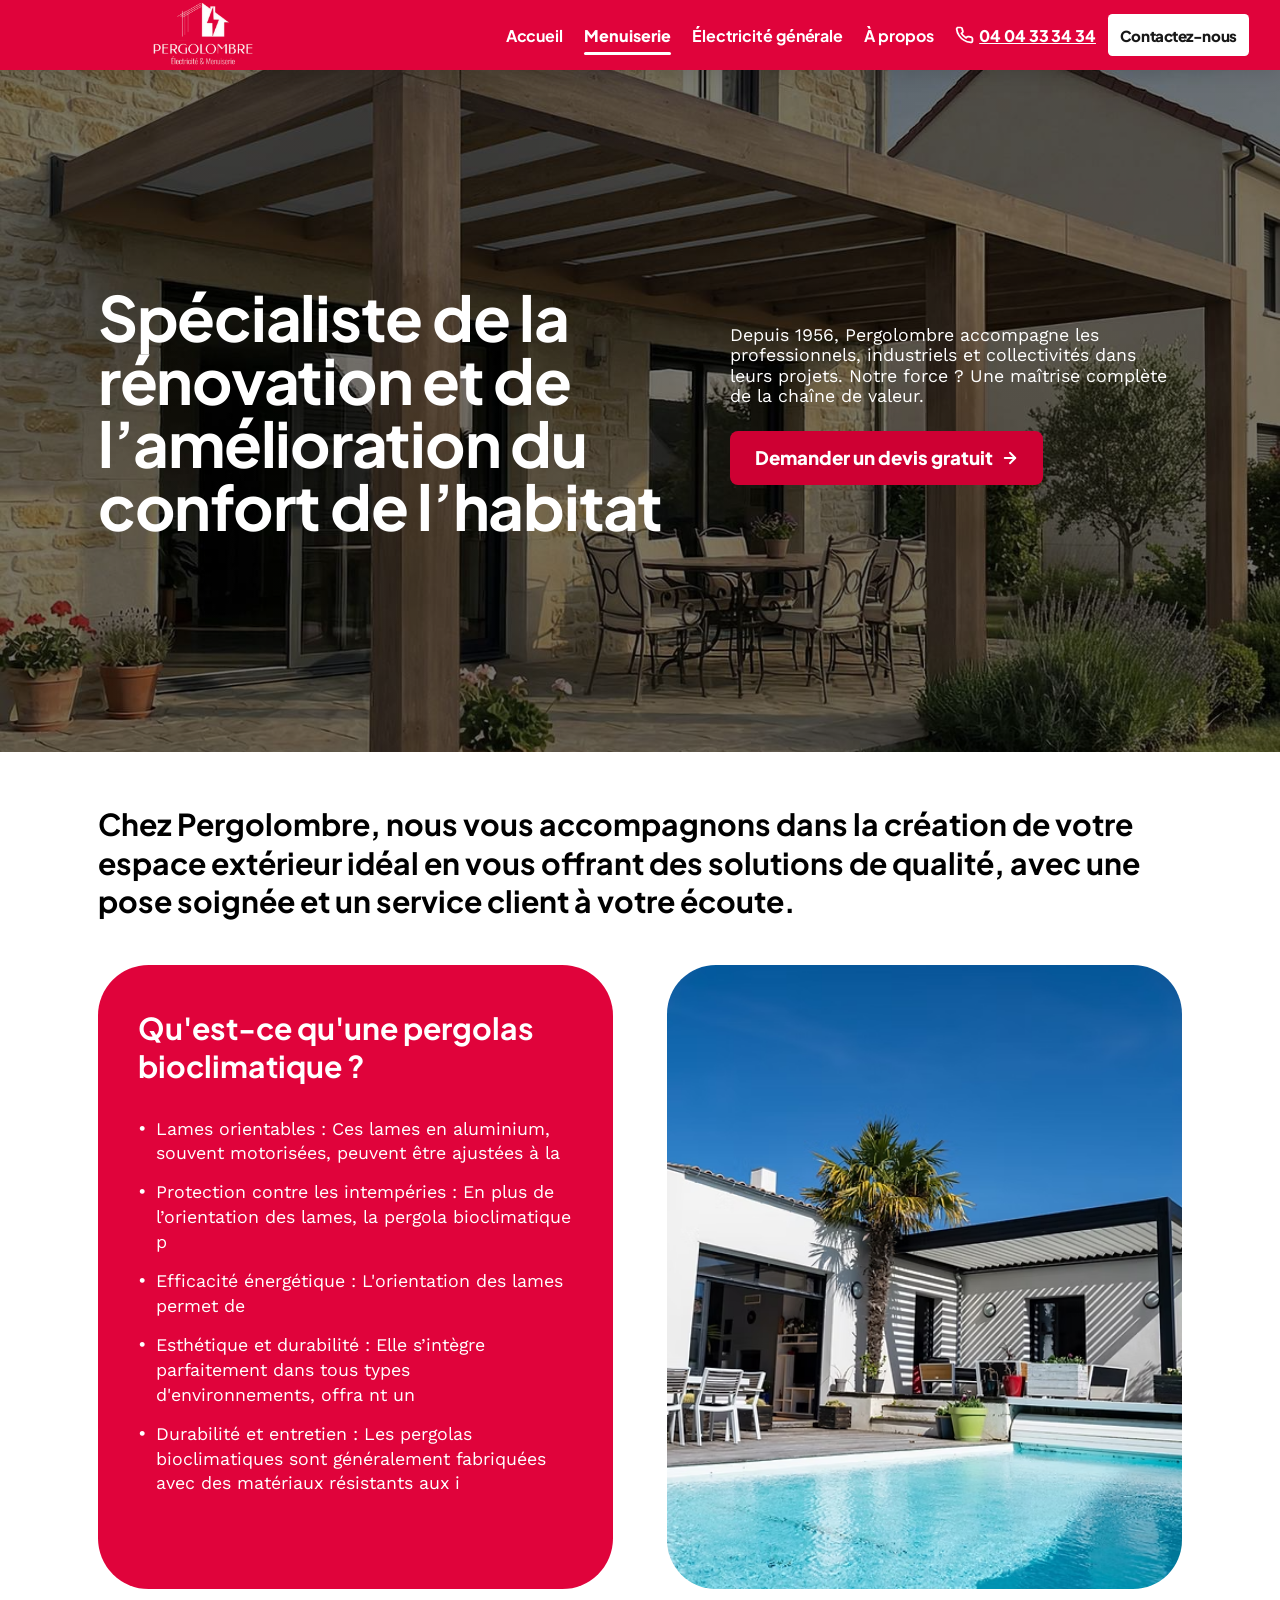
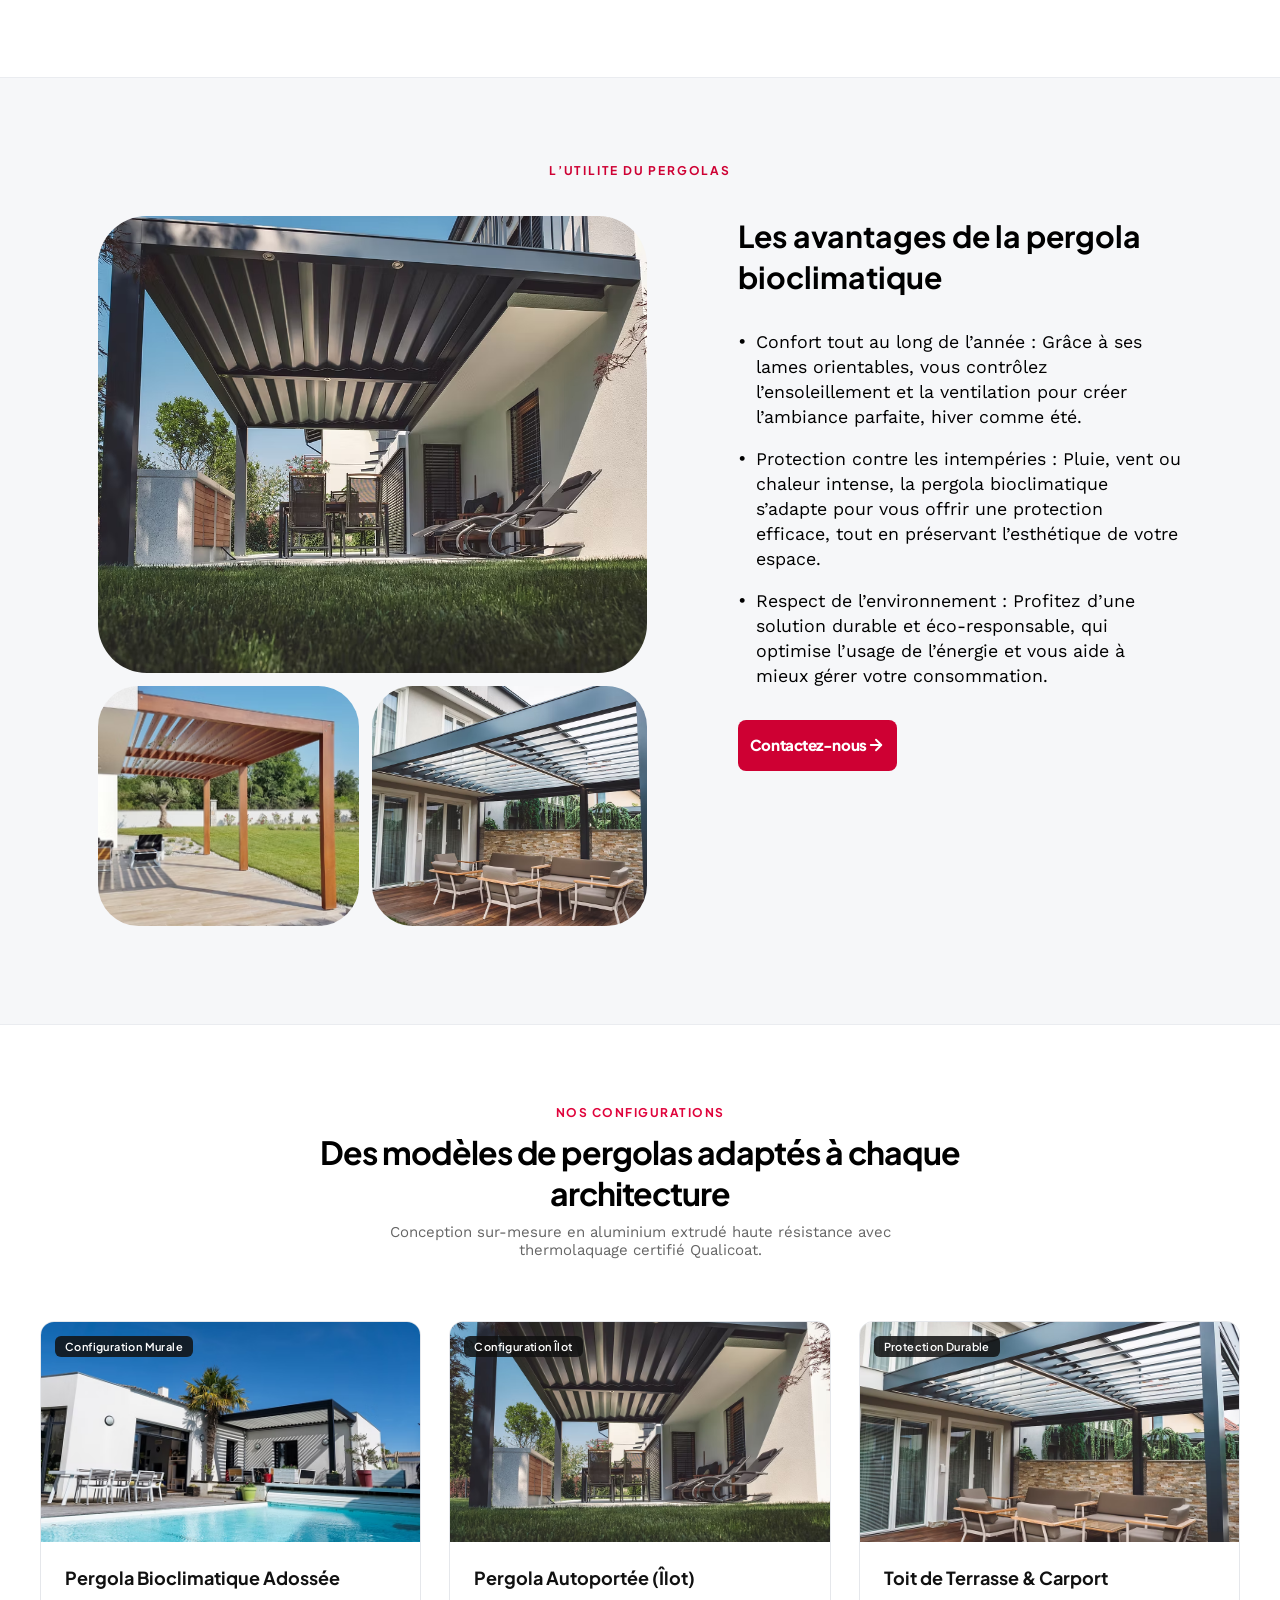
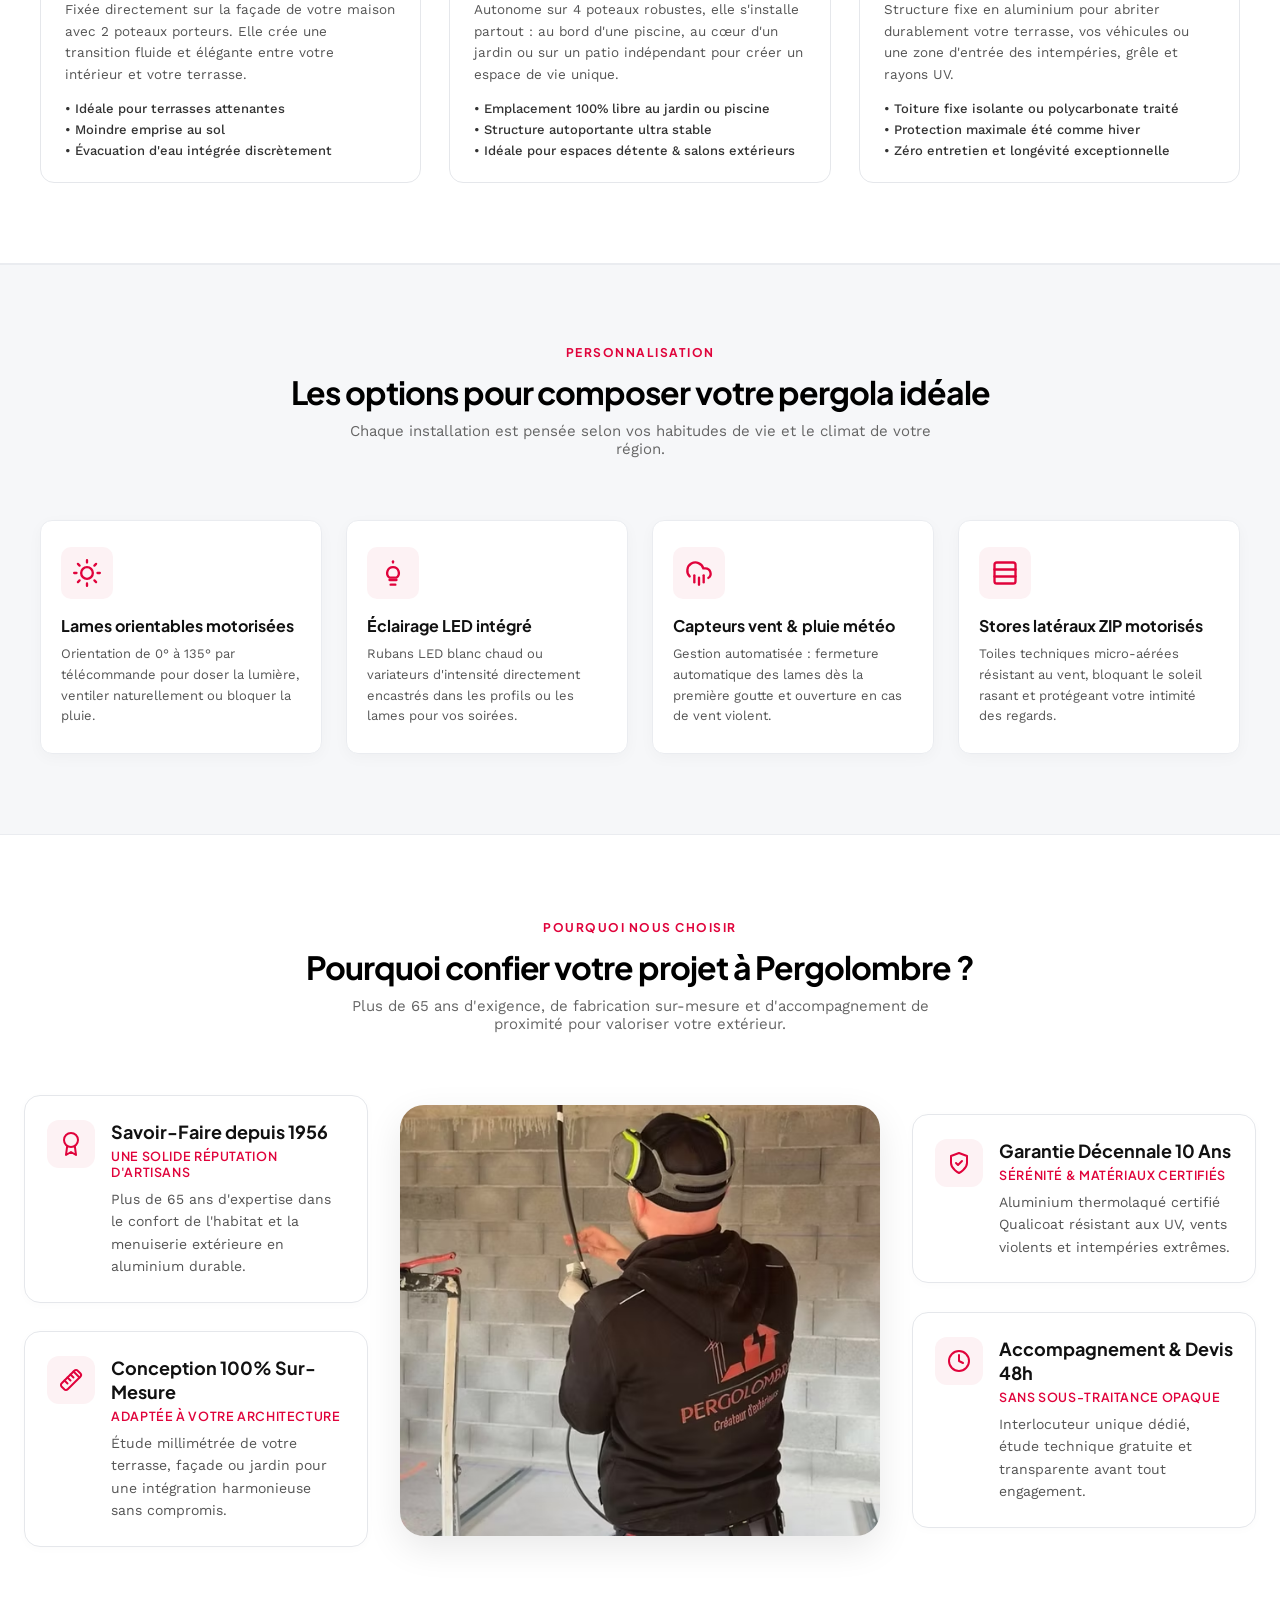
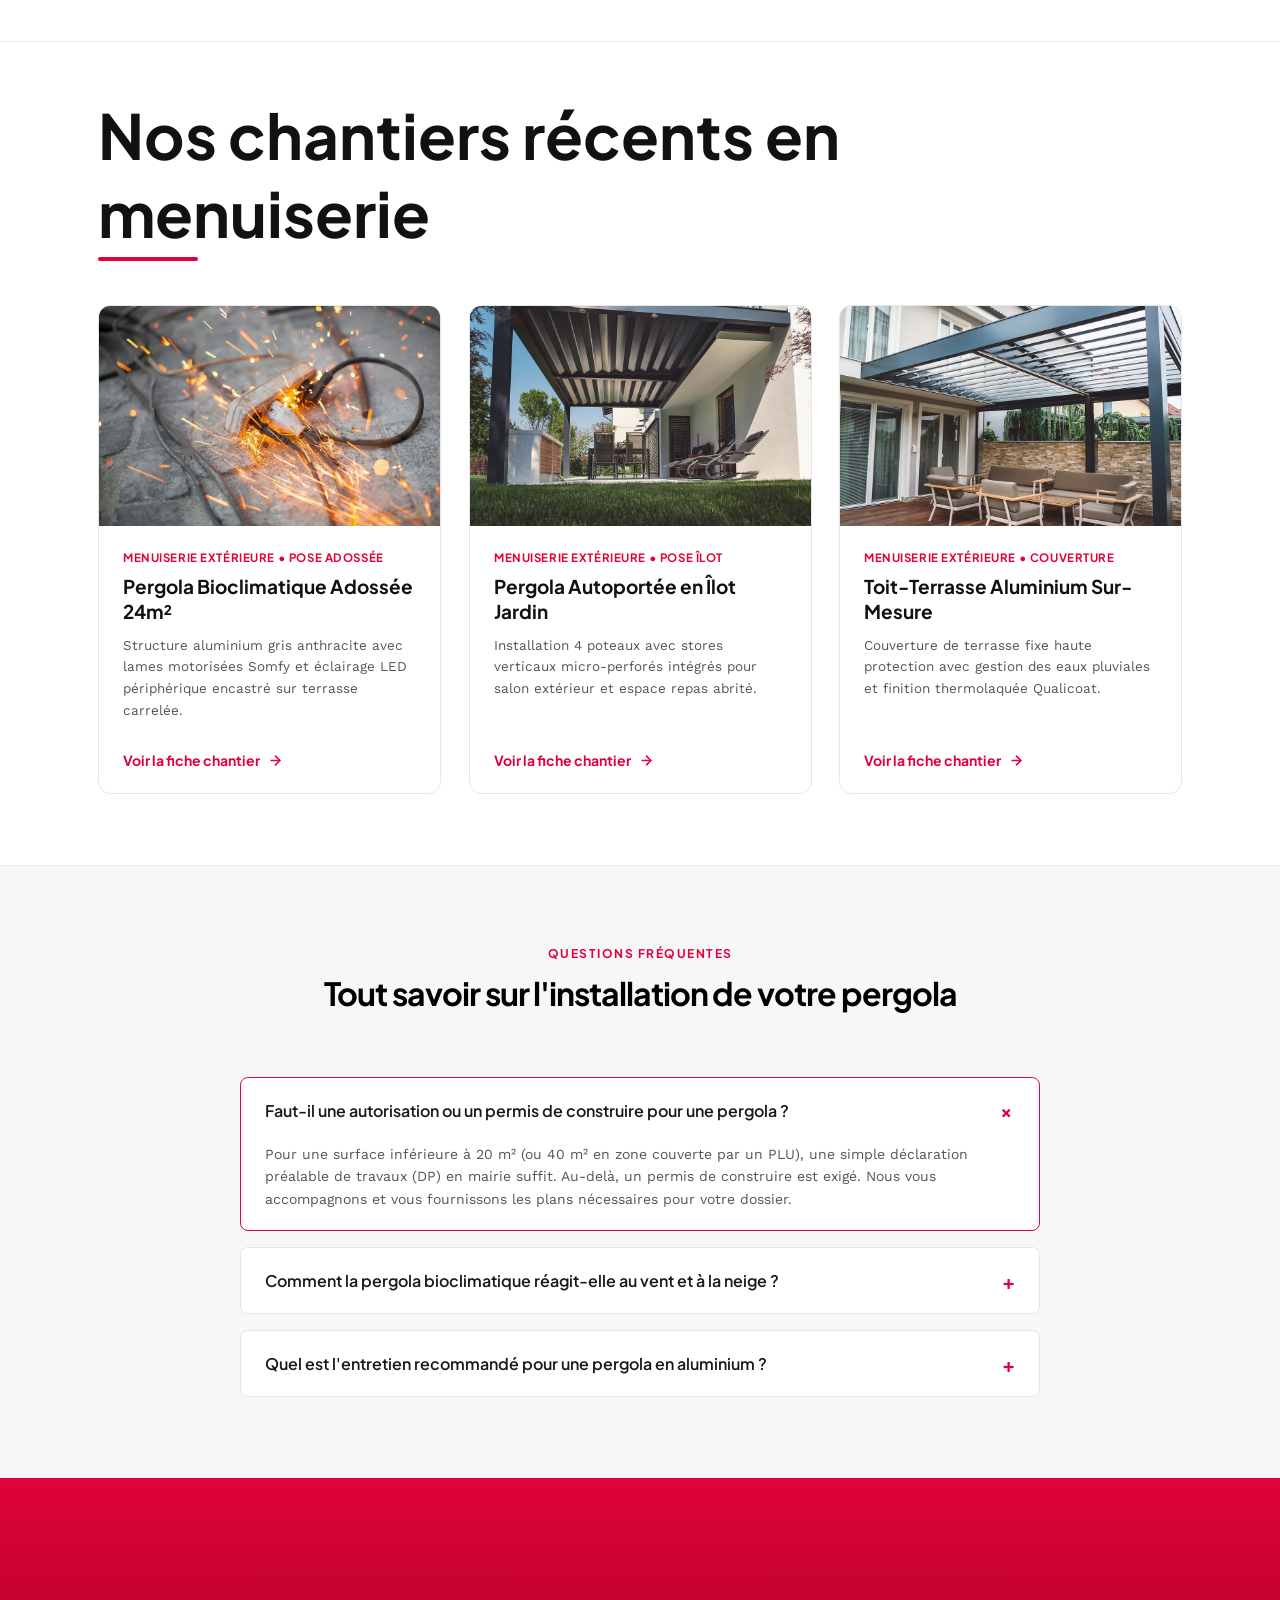
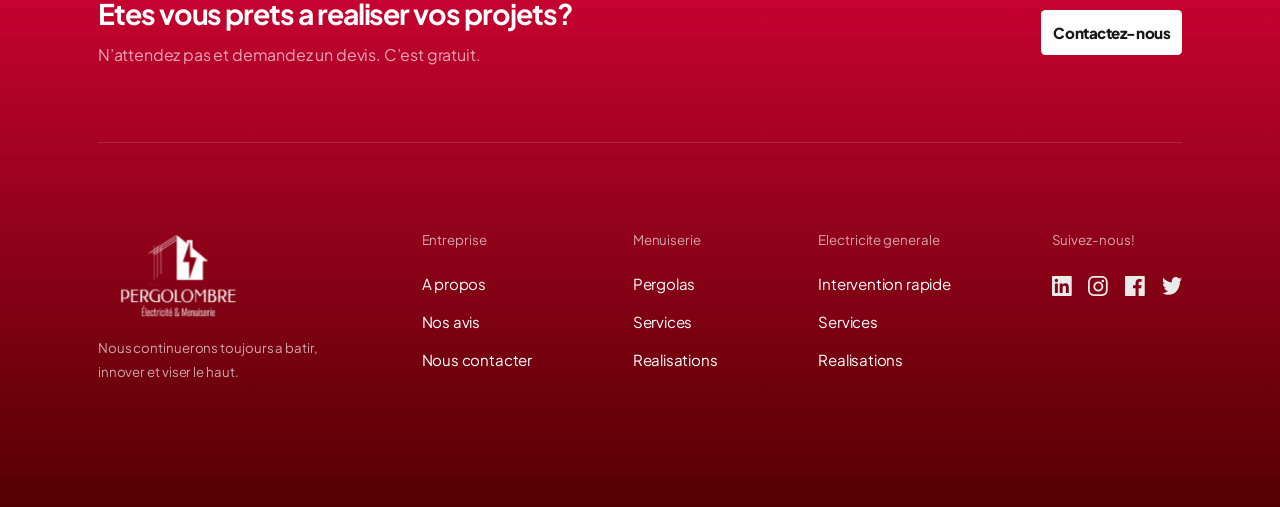
<file: menuiserie.html>
<!DOCTYPE html>
<html lang="fr">

<head>
    <meta charset="UTF-8">
    <meta name="viewport" content="width=device-width, initial-scale=1.0">
    <title>Pergolombre - Menuiserie & Pergolas Bioclimatiques</title>
    <link rel="preconnect" href="https://fonts.googleapis.com">
    <link rel="preconnect" href="https://fonts.gstatic.com" crossorigin>
    <link
        href="https://fonts.googleapis.com/css2?family=Inter:wght@400;500;600&family=Plus+Jakarta+Sans:wght@400;500;600;700;800&family=Work+Sans:wght@400;500;600&display=swap"
        rel="stylesheet">
    <link rel="stylesheet" href="styles.css?v=117">
</head>

<body>
    <!-- Header / Navigation -->
    <header class="navbar-wrapper">
        <div class="navbar-container">
            <a href="index.html" class="nav-logo">
                <img src="assets/logo.png" alt="Pergolombre" class="logo-img">
            </a>

            <button class="nav-toggle" id="navToggle" aria-label="Menu de navigation" aria-expanded="false">
                <span></span>
                <span></span>
                <span></span>
            </button>

            <nav class="nav-menu" id="navMenu" aria-label="Menu principal">
                <ul class="nav-links">
                    <li class="nav-item nav-item-has-dropdown">
                        <div class="nav-item-header">
                            <a href="index.html" class="nav-link">Accueil</a>
                            <button type="button" class="nav-arrow-btn" aria-label="Sous-menu Accueil" aria-expanded="false">
                                <svg class="nav-arrow-icon" width="14" height="14" viewBox="0 0 24 24" fill="none" stroke="currentColor" stroke-width="2.5" stroke-linecap="round" stroke-linejoin="round" aria-hidden="true"><polyline points="6 9 12 15 18 9"></polyline></svg>
                            </button>
                        </div>
                        <ul class="nav-dropdown-menu">
                            <li><a href="index.html#services" class="nav-dropdown-link">Les prestations</a></li>
                            <li><a href="index.html#realisations" class="nav-dropdown-link">Realisations</a></li>
                            <li><a href="index.html#zone" class="nav-dropdown-link">Zones d'intervention</a></li>
                        </ul>
                    </li>

                    <li class="nav-item nav-item-has-dropdown">
                        <div class="nav-item-header">
                            <a href="menuiserie.html" class="nav-link nav-link-active">Menuiserie</a>
                            <button type="button" class="nav-arrow-btn" aria-label="Sous-menu Menuiserie" aria-expanded="false">
                                <svg class="nav-arrow-icon" width="14" height="14" viewBox="0 0 24 24" fill="none" stroke="currentColor" stroke-width="2.5" stroke-linecap="round" stroke-linejoin="round" aria-hidden="true"><polyline points="6 9 12 15 18 9"></polyline></svg>
                            </button>
                        </div>
                        <ul class="nav-dropdown-menu">
                            <li><a href="menuiserie.html" class="nav-dropdown-link">Pergolas</a></li>
                            <li><a href="menuiserie.html#modeles" class="nav-dropdown-link">Services</a></li>
                            <li><a href="menuiserie.html#realisations" class="nav-dropdown-link">Realisations</a></li>
                        </ul>
                    </li>

                    <li class="nav-item nav-item-has-dropdown">
                        <div class="nav-item-header">
                            <a href="electricite.html" class="nav-link">Électricité générale</a>
                            <button type="button" class="nav-arrow-btn" aria-label="Sous-menu Électricité générale" aria-expanded="false">
                                <svg class="nav-arrow-icon" width="14" height="14" viewBox="0 0 24 24" fill="none" stroke="currentColor" stroke-width="2.5" stroke-linecap="round" stroke-linejoin="round" aria-hidden="true"><polyline points="6 9 12 15 18 9"></polyline></svg>
                            </button>
                        </div>
                        <ul class="nav-dropdown-menu">
                            <li><a href="electricite.html#depannage" class="nav-dropdown-link">Intervention rapide</a></li>
                            <li><a href="electricite.html#options" class="nav-dropdown-link">Services</a></li>
                            <li><a href="electricite.html#realisations" class="nav-dropdown-link">Realisations</a></li>
                        </ul>
                    </li>

                    <li class="nav-item nav-item-has-dropdown">
                        <div class="nav-item-header">
                            <a href="apropos.html" class="nav-link">À propos</a>
                            <button type="button" class="nav-arrow-btn" aria-label="Sous-menu À propos" aria-expanded="false">
                                <svg class="nav-arrow-icon" width="14" height="14" viewBox="0 0 24 24" fill="none" stroke="currentColor" stroke-width="2.5" stroke-linecap="round" stroke-linejoin="round" aria-hidden="true"><polyline points="6 9 12 15 18 9"></polyline></svg>
                            </button>
                        </div>
                        <ul class="nav-dropdown-menu">
                            <li><a href="apropos.html" class="nav-dropdown-link">À propos</a></li>
                            <li><a href="index.html#avis" class="nav-dropdown-link">Nos avis</a></li>
                            <li><a href="contact.html" class="nav-dropdown-link">Nous contacter</a></li>
                        </ul>
                    </li>
                </ul>

                <a href="tel:0404333434" class="nav-phone">
                    <img src="assets/phone-icon.svg" alt="" class="phone-icon" width="20" height="20">
                    <span class="phone-number">04 04 33 34 34</span>
                </a>

                <a href="contact.html" class="btn-contact">Contactez-nous</a>
            </nav>
        </div>
    </header>

    <!-- Hero Section -->
    <section class="pergola-hero-section">
        <div class="pergola-hero-container">
            <div class="pergola-hero-left">
                <h1 class="pergola-hero-title">Spécialiste de la rénovation et de l’amélioration du confort de l’habitat
                </h1>
            </div>
            <div class="pergola-hero-right">
                <p class="pergola-hero-intro">Depuis 1956, Pergolombre accompagne les professionnels, industriels et
                    collectivités dans leurs projets. Notre force ? Une maîtrise complète de la chaîne de valeur.</p>
                <a href="contact.html" class="btn-pergola-cta">
                    <span>Demander un devis gratuit</span>
                    <svg class="cta-arrow-icon" width="18" height="18" viewBox="0 0 24 24" fill="none" stroke="currentColor" stroke-width="2.5" stroke-linecap="round" stroke-linejoin="round" aria-hidden="true"><path d="M5 12h14"/><path d="m12 5 7 7-7 7"/></svg>
                </a>
            </div>
        </div>
    </section>

    <!-- Intro Text Section -->
    <section class="pergola-intro-section" id="a-propos">
        <div class="pergola-intro-container">
            <p class="pergola-intro-text">Chez Pergolombre, nous vous accompagnons dans la création de votre espace
                extérieur idéal en vous offrant des solutions de qualité, avec une pose soignée et un service client à
                votre écoute.</p>
        </div>
    </section>

    <!-- Qu'est-ce qu'une pergola bioclimatique Section -->
    <section class="pergola-definition-section">
        <div class="pergola-definition-container">
            <!-- Left Red Box -->
            <div class="pergola-card-red">
                <h2 class="pergola-card-title">Qu'est-ce qu'une pergolas <br class="desktop-br">bioclimatique ?</h2>
                <ul class="pergola-bullets-list">
                    <li>Lames orientables : Ces lames en aluminium, souvent motorisées, peuvent être ajustées à la</li>
                    <li>Protection contre les intempéries : En plus de l’orientation des lames, la pergola bioclimatique
                        p</li>
                    <li>Efficacité énergétique : L'orientation des lames permet de</li>
                    <li>Esthétique et durabilité : Elle s’intègre parfaitement dans tous types d'environnements, offra
                        nt un</li>
                    <li>Durabilité et entretien : Les pergolas bioclimatiques sont généralement fabriquées avec des
                        matériaux résistants aux i</li>
                </ul>
            </div>

            <!-- Right Detail Image -->
            <div class="pergola-image-wrapper">
                <img src="assets/pergola-detail.png" alt="Détail pergola bioclimatique piscine"
                    class="pergola-detail-img">
            </div>
        </div>
    </section>

    <!-- L'utilite du pergolas / Les avantages Section -->
    <section class="pergola-benefits-section">
        <div class="benefits-label-container">
            <span class="benefits-tag">L’UTILITE DU PERGOLAS</span>
        </div>
        <div class="pergola-benefits-container">
            <!-- Left Images Gallery -->
            <div class="benefits-gallery">
                <img src="assets/pergola-lifestyle.png" alt="Pergola bioclimatique moderne sur terrasse"
                    class="benefit-img-main">
                <div class="benefit-sub-images">
                    <img src="assets/pergola-project2.png" alt="Pergola bois dans jardin"
                        class="benefit-img-sub sub-left">
                    <img src="assets/pergola-project1.png" alt="Pergola salon de jardin"
                        class="benefit-img-sub sub-right">
                </div>
            </div>

            <!-- Right Content -->
            <div class="benefits-content">
                <h2 class="benefits-heading">Les avantages de la pergola <br class="desktop-br">bioclimatique</h2>
                <ul class="benefits-bullets-list">
                    <li>Confort tout au long de l’année : Grâce à ses lames orientables, vous contrôlez l’ensoleillement
                        et la ventilation pour créer l’ambiance parfaite, hiver comme été.</li>
                    <li>Protection contre les intempéries : Pluie, vent ou chaleur intense, la pergola bioclimatique
                        s’adapte pour vous offrir une protection efficace, tout en préservant l’esthétique de votre
                        espace.</li>
                    <li>Respect de l’environnement : Profitez d’une solution durable et éco-responsable, qui optimise
                        l’usage de l’énergie et vous aide à mieux gérer votre consommation.</li>
                </ul>
                <div class="benefits-cta-wrap">
                    <a href="contact.html" class="btn-benefits-cta">
                        <span>Contactez-nous</span>
                        <svg class="cta-arrow-icon" width="18" height="18" viewBox="0 0 24 24" fill="none" stroke="currentColor" stroke-width="2.5" stroke-linecap="round" stroke-linejoin="round" aria-hidden="true"><path d="M5 12h14"/><path d="m12 5 7 7-7 7"/></svg>
                    </a>
                </div>
            </div>
        </div>
    </section>

    <!-- Nos Modèles & Configurations Section -->
    <section class="pergola-models-section" id="modeles">
        <div class="pergola-models-container">
            <div class="section-header text-center">
                <span class="section-tag section-tag-menuiserie">Nos Configurations</span>
                <h2 class="section-title">Des modèles de pergolas adaptés à chaque architecture</h2>
                <p class="section-subtitle">Conception sur-mesure en aluminium extrudé haute résistance avec thermolaquage certifié Qualicoat.</p>
            </div>

            <div class="models-grid">
                <!-- Modèle 1: Adossée -->
                <div class="model-card">
                    <div class="model-img-wrapper">
                        <img src="assets/pergola-detail.png" alt="Pergola Bioclimatique Adossée" class="model-img">
                        <span class="model-badge">Configuration Murale</span>
                    </div>
                    <div class="model-body">
                        <h3 class="model-title">Pergola Bioclimatique Adossée</h3>
                        <p class="model-desc">Fixée directement sur la façade de votre maison avec 2 poteaux porteurs. Elle crée une transition fluide et élégante entre votre intérieur et votre terrasse.</p>
                        <ul class="model-features">
                            <li>• Idéale pour terrasses attenantes</li>
                            <li>• Moindre emprise au sol</li>
                            <li>• Évacuation d'eau intégrée discrètement</li>
                        </ul>
                    </div>
                </div>

                <!-- Modèle 2: Autoportée -->
                <div class="model-card">
                    <div class="model-img-wrapper">
                        <img src="assets/pergola-lifestyle.png" alt="Pergola Bioclimatique Autoportée" class="model-img">
                        <span class="model-badge">Configuration Îlot</span>
                    </div>
                    <div class="model-body">
                        <h3 class="model-title">Pergola Autoportée (Îlot)</h3>
                        <p class="model-desc">Autonome sur 4 poteaux robustes, elle s'installe partout : au bord d'une piscine, au cœur d'un jardin ou sur un patio indépendant pour créer un espace de vie unique.</p>
                        <ul class="model-features">
                            <li>• Emplacement 100% libre au jardin ou piscine</li>
                            <li>• Structure autoportante ultra stable</li>
                            <li>• Idéale pour espaces détente &amp; salons extérieurs</li>
                        </ul>
                    </div>
                </div>

                <!-- Modèle 3: Toit de terrasse & Carport -->
                <div class="model-card">
                    <div class="model-img-wrapper">
                        <img src="assets/pergola-project1.png" alt="Toit de Terrasse & Carport" class="model-img">
                        <span class="model-badge">Protection Durable</span>
                    </div>
                    <div class="model-body">
                        <h3 class="model-title">Toit de Terrasse &amp; Carport</h3>
                        <p class="model-desc">Structure fixe en aluminium pour abriter durablement votre terrasse, vos véhicules ou une zone d'entrée des intempéries, grêle et rayons UV.</p>
                        <ul class="model-features">
                            <li>• Toiture fixe isolante ou polycarbonate traité</li>
                            <li>• Protection maximale été comme hiver</li>
                            <li>• Zéro entretien et longévité exceptionnelle</li>
                        </ul>
                    </div>
                </div>
            </div>
        </div>
    </section>

    <!-- Équipements & Options de Confort Section -->
    <section class="pergola-options-section" id="options">
        <div class="pergola-options-container">
            <div class="section-header text-center">
                <span class="section-tag">Personnalisation</span>
                <h2 class="section-title">Les options pour composer votre pergola idéale</h2>
                <p class="section-subtitle">Chaque installation est pensée selon vos habitudes de vie et le climat de votre région.</p>
            </div>

            <div class="options-grid">
                <div class="option-card">
                    <div class="option-icon-box">
                        <svg width="28" height="28" viewBox="0 0 24 24" fill="none" stroke="currentColor" stroke-width="2" stroke-linecap="round" stroke-linejoin="round"><circle cx="12" cy="12" r="5"/><path d="M12 1v2M12 21v2M4.22 4.22l1.42 1.42M18.36 18.36l1.42 1.42M1 12h2M21 12h2M4.22 19.78l1.42-1.42M18.36 5.64l1.42-1.42"/></svg>
                    </div>
                    <h3 class="option-title">Lames orientables motorisées</h3>
                    <p class="option-desc">Orientation de 0° à 135° par télécommande pour doser la lumière, ventiler naturellement ou bloquer la pluie.</p>
                </div>

                <div class="option-card">
                    <div class="option-icon-box">
                        <svg width="28" height="28" viewBox="0 0 24 24" fill="none" stroke="currentColor" stroke-width="2" stroke-linecap="round" stroke-linejoin="round"><path d="M9 18h6"/><path d="M10 22h4"/><path d="M12 2v1"/><path d="M12 7a5 5 0 0 0-3 9h6a5 5 0 0 0-3-9z"/></svg>
                    </div>
                    <h3 class="option-title">Éclairage LED intégré</h3>
                    <p class="option-desc">Rubans LED blanc chaud ou variateurs d'intensité directement encastrés dans les profils ou les lames pour vos soirées.</p>
                </div>

                <div class="option-card">
                    <div class="option-icon-box">
                        <svg width="28" height="28" viewBox="0 0 24 24" fill="none" stroke="currentColor" stroke-width="2" stroke-linecap="round" stroke-linejoin="round"><path d="M20 16.2A4.5 4.5 0 0 0 17.5 8h-1.8A7 7 0 1 0 4 14.9"/><path d="M16 14v6"/><path d="M8 14v6"/><path d="M12 16v6"/></svg>
                    </div>
                    <h3 class="option-title">Capteurs vent &amp; pluie météo</h3>
                    <p class="option-desc">Gestion automatisée : fermeture automatique des lames dès la première goutte et ouverture en cas de vent violent.</p>
                </div>

                <div class="option-card">
                    <div class="option-icon-box">
                        <svg width="28" height="28" viewBox="0 0 24 24" fill="none" stroke="currentColor" stroke-width="2" stroke-linecap="round" stroke-linejoin="round"><rect x="3" y="3" width="18" height="18" rx="2"/><path d="M3 9h18"/><path d="M3 15h18"/></svg>
                    </div>
                    <h3 class="option-title">Stores latéraux ZIP motorisés</h3>
                    <p class="option-desc">Toiles techniques micro-aérées résistant au vent, bloquant le soleil rasant et protégeant votre intimité des regards.</p>
                </div>
            </div>
        </div>
    </section>

    <!-- Pourquoi choisir PERGOLOMBRE Section -->
    <section class="why-choose-section" id="pourquoi-choisir">
        <div class="why-choose-container">
            <div class="section-header text-center">
                <span class="section-tag section-tag-menuiserie">Pourquoi Nous Choisir</span>
                <h2 class="section-title">Pourquoi confier votre projet à Pergolombre ?</h2>
                <p class="section-subtitle">Plus de 65 ans d'exigence, de fabrication sur-mesure et d'accompagnement de proximité pour valoriser votre extérieur.</p>
            </div>
            
            <div class="why-choose-grid">
                <!-- Left Column (Reasons 1 & 2) -->
                <div class="why-choose-col why-choose-col-left">
                    <!-- Reason 1: Savoir-faire Artisanal -->
                    <div class="why-feature-item">
                        <div class="why-icon-box">
                            <svg width="24" height="24" viewBox="0 0 24 24" fill="none" stroke="currentColor" stroke-width="2" stroke-linecap="round" stroke-linejoin="round">
                                <circle cx="12" cy="8" r="7"/>
                                <polyline points="8.21 13.89 7 23 12 20 17 23 15.79 13.88"/>
                            </svg>
                        </div>
                        <div class="why-feature-text-wrap">
                            <h3 class="why-feature-title">Savoir-Faire depuis 1956</h3>
                            <h4 class="why-feature-subtitle">Une solide réputation d'artisans</h4>
                            <p class="why-feature-text">Plus de 65 ans d'expertise dans le confort de l'habitat et la menuiserie extérieure en aluminium durable.</p>
                        </div>
                    </div>

                    <!-- Reason 2: 100% Sur-Mesure -->
                    <div class="why-feature-item">
                        <div class="why-icon-box">
                            <svg width="24" height="24" viewBox="0 0 24 24" fill="none" stroke="currentColor" stroke-width="2" stroke-linecap="round" stroke-linejoin="round">
                                <path d="M21.3 8.7 8.7 21.3c-1 1-2.5 1-3.4 0l-2.6-2.6c-1-1-1-2.5 0-3.4L15.3 2.7c1-1 2.5-1 3.4 0l2.6 2.6c1 1 1 2.4 0 3.4Z"/>
                                <path d="m14.5 3.5 6 6"/>
                                <path d="m11.5 6.5 3 3"/>
                                <path d="m8.5 9.5 3 3"/>
                                <path d="m5.5 12.5 3 3"/>
                            </svg>
                        </div>
                        <div class="why-feature-text-wrap">
                            <h3 class="why-feature-title">Conception 100% Sur-Mesure</h3>
                            <h4 class="why-feature-subtitle">Adaptée à votre architecture</h4>
                            <p class="why-feature-text">Étude millimétrée de votre terrasse, façade ou jardin pour une intégration harmonieuse sans compromis.</p>
                        </div>
                    </div>
                </div>

                <!-- Center Column (Worker Image Alone) -->
                <div class="why-choose-media">
                    <img src="assets/why_choose_worker.png" alt="Artisan Pergolombre au travail" class="why-worker-img">
                </div>

                <!-- Right Column (Reasons 3 & 4) -->
                <div class="why-choose-col why-choose-col-right">
                    <!-- Reason 3: Garantie Décennale -->
                    <div class="why-feature-item">
                        <div class="why-icon-box">
                            <svg width="24" height="24" viewBox="0 0 24 24" fill="none" stroke="currentColor" stroke-width="2" stroke-linecap="round" stroke-linejoin="round">
                                <path d="M12 22s8-4 8-10V5l-8-3-8 3v7c0 6 8 10 8 10z"/>
                                <path d="m9 12 2 2 4-4"/>
                            </svg>
                        </div>
                        <div class="why-feature-text-wrap">
                            <h3 class="why-feature-title">Garantie Décennale 10 Ans</h3>
                            <h4 class="why-feature-subtitle">Sérénité &amp; matériaux certifiés</h4>
                            <p class="why-feature-text">Aluminium thermolaqué certifié Qualicoat résistant aux UV, vents violents et intempéries extrêmes.</p>
                        </div>
                    </div>

                    <!-- Reason 4: Accompagnement & Devis 48h -->
                    <div class="why-feature-item">
                        <div class="why-icon-box">
                            <svg width="24" height="24" viewBox="0 0 24 24" fill="none" stroke="currentColor" stroke-width="2" stroke-linecap="round" stroke-linejoin="round">
                                <circle cx="12" cy="12" r="10"/>
                                <polyline points="12 6 12 12 16 14"/>
                            </svg>
                        </div>
                        <div class="why-feature-text-wrap">
                            <h3 class="why-feature-title">Accompagnement &amp; Devis 48h</h3>
                            <h4 class="why-feature-subtitle">Sans sous-traitance opaque</h4>
                            <p class="why-feature-text">Interlocuteur unique dédié, étude technique gratuite et transparente avant tout engagement.</p>
                        </div>
                    </div>
                </div>
            </div>
        </div>
    </section>

    <!-- Nos Réalisations Section -->
    <section class="menuiserie-realisations-section" id="realisations">
        <div class="menuiserie-realisations-container">
            <!-- Nos Réalisations Title with Red Theme Underline -->
            <div class="realisations-header-clean">
                <h2 class="menuiserie-realisations-title">Nos chantiers récents en menuiserie</h2>
            </div>

            <!-- 3 Genuine Pergola Project Cards -->
            <div class="services-grid menuiserie-services-grid">
                <!-- Project 1 -->
                <div class="service-card project-card">
                    <img src="assets/service-pergola.png" alt="Pergola Bioclimatique Adossée 24m²" class="card-img">
                    <div class="project-card-body">
                        <span class="project-tag">Menuiserie extérieure • Pose adossée</span>
                        <h3 class="card-title">Pergola Bioclimatique Adossée 24m²</h3>
                        <p class="card-desc">Structure aluminium gris anthracite avec lames motorisées Somfy et éclairage LED périphérique encastré sur terrasse carrelée.</p>
                        <a href="realisation-1.html" class="card-link"><span>Voir la fiche chantier</span><svg class="cta-arrow-icon" width="15" height="15" viewBox="0 0 24 24" fill="none" stroke="currentColor" stroke-width="2.5" stroke-linecap="round" stroke-linejoin="round" aria-hidden="true"><path d="M5 12h14"/><path d="m12 5 7 7-7 7"/></svg></a>
                    </div>
                </div>

                <!-- Project 2 -->
                <div class="service-card project-card">
                    <img src="assets/pergola-lifestyle.png" alt="Pergola Autoportée en Îlot Jardin" class="card-img">
                    <div class="project-card-body">
                        <span class="project-tag">Menuiserie extérieure • Pose îlot</span>
                        <h3 class="card-title">Pergola Autoportée en Îlot Jardin</h3>
                        <p class="card-desc">Installation 4 poteaux avec stores verticaux micro-perforés intégrés pour salon extérieur et espace repas abrité.</p>
                        <a href="realisation-1.html" class="card-link"><span>Voir la fiche chantier</span><svg class="cta-arrow-icon" width="15" height="15" viewBox="0 0 24 24" fill="none" stroke="currentColor" stroke-width="2.5" stroke-linecap="round" stroke-linejoin="round" aria-hidden="true"><path d="M5 12h14"/><path d="m12 5 7 7-7 7"/></svg></a>
                    </div>
                </div>

                <!-- Project 3 -->
                <div class="service-card project-card">
                    <img src="assets/pergola-project1.png" alt="Toit-Terrasse Aluminium Sur-Mesure" class="card-img">
                    <div class="project-card-body">
                        <span class="project-tag">Menuiserie extérieure • Couverture</span>
                        <h3 class="card-title">Toit-Terrasse Aluminium Sur-Mesure</h3>
                        <p class="card-desc">Couverture de terrasse fixe haute protection avec gestion des eaux pluviales et finition thermolaquée Qualicoat.</p>
                        <a href="realisation-1.html" class="card-link"><span>Voir la fiche chantier</span><svg class="cta-arrow-icon" width="15" height="15" viewBox="0 0 24 24" fill="none" stroke="currentColor" stroke-width="2.5" stroke-linecap="round" stroke-linejoin="round" aria-hidden="true"><path d="M5 12h14"/><path d="m12 5 7 7-7 7"/></svg></a>
                    </div>
                </div>
            </div>
        </div>
    </section>

    <!-- FAQ Menuiserie Section -->
    <section class="faq-section faq-menuiserie-section" id="faq-menuiserie">
        <div class="faq-container">
            <div class="section-header text-center">
                <span class="section-tag section-tag-menuiserie">Questions Fréquentes</span>
                <h2 class="section-title">Tout savoir sur l'installation de votre pergola</h2>
            </div>
            <div class="faq-list">
                <details class="faq-item" open>
                    <summary class="faq-question">
                        <span>Faut-il une autorisation ou un permis de construire pour une pergola ?</span>
                        <span class="faq-icon">+</span>
                    </summary>
                    <div class="faq-answer">
                        <p>Pour une surface inférieure à 20 m² (ou 40 m² en zone couverte par un PLU), une simple déclaration préalable de travaux (DP) en mairie suffit. Au-delà, un permis de construire est exigé. Nous vous accompagnons et vous fournissons les plans nécessaires pour votre dossier.</p>
                    </div>
                </details>
                <details class="faq-item">
                    <summary class="faq-question">
                        <span>Comment la pergola bioclimatique réagit-elle au vent et à la neige ?</span>
                        <span class="faq-icon">+</span>
                    </summary>
                    <div class="faq-answer">
                        <p>Nos pergolas en aluminium extrudé renforcé sont testées pour résister à des vents forts jusqu'à 120 km/h. En cas de neige ou gel, il est conseillé de laisser les lames ouvertes pour éviter toute surcharge excessive sur le mécanisme.</p>
                    </div>
                </details>
                <details class="faq-item">
                    <summary class="faq-question">
                        <span>Quel est l'entretien recommandé pour une pergola en aluminium ?</span>
                        <span class="faq-icon">+</span>
                    </summary>
                    <div class="faq-answer">
                        <p>L'aluminium thermolaqué nécessite très peu d'entretien : un nettoyage à l'eau claire avec une éponge non abrasive et un savon doux une à deux fois par an suffit. Il est également recommandé de vérifier les gouttières d'évacuation d'eau pluviale.</p>
                    </div>
                </details>
            </div>
        </div>
    </section>

    <!-- Footer Section -->
    <footer class="footer-section">
        <div class="footer-container">

            <!-- Top CTA Banner -->
            <div class="footer-cta" id="contact">
                <div class="footer-cta-text">
                    <h2 class="footer-cta-title">Etes vous prets a realiser vos projets?</h2>
                    <p class="footer-cta-desc">N’attendez pas et demandez un devis. C’est gratuit.</p>
                </div>
                <a href="contact.html" class="btn-footer-cta">Contactez-nous</a>
            </div>

            <!-- Bottom Columns Grid -->
            <div class="footer-columns">

                <!-- Col 1: Brand -->
                <div class="footer-col footer-col-brand">
                    <img src="assets/footer_logo.png" alt="Pergolombre" class="footer-logo">
                    <p class="footer-brand-text">Nous continuerons toujours a batir, innover et viser le haut.</p>
                </div>

                <!-- Col 2: Entreprise -->
                <div class="footer-col footer-col-links">
                    <h4 class="footer-col-title">Entreprise</h4>
                    <ul class="footer-links">
                        <li><a href="apropos.html">A propos</a></li>
                        <li><a href="index.html#avis">Nos avis</a></li>
                        <li><a href="contact.html">Nous contacter</a></li>
                    </ul>
                </div>

                <!-- Col 3: Menuiserie -->
                <div class="footer-col footer-col-links">
                    <h4 class="footer-col-title">Menuiserie</h4>
                    <ul class="footer-links">
                        <li><a href="menuiserie.html">Pergolas</a></li>
                        <li><a href="menuiserie.html#modeles">Services</a></li>
                        <li><a href="menuiserie.html#realisations">Realisations</a></li>
                    </ul>
                </div>

                <!-- Col 4: Electricite generale -->
                <div class="footer-col footer-col-links">
                    <h4 class="footer-col-title">Electricite generale</h4>
                    <ul class="footer-links">
                        <li><a href="electricite.html#depannage">Intervention rapide</a></li>
                        <li><a href="electricite.html#options">Services</a></li>
                        <li><a href="electricite.html#realisations">Realisations</a></li>
                    </ul>
                </div>

                <!-- Col 5: Suivez-nous -->
                <div class="footer-col footer-col-social">
                    <h4 class="footer-col-title">Suivez-nous!</h4>
                    <div class="footer-social-icons">
                        <a href="#" aria-label="LinkedIn"><img src="assets/icon-linkedin.svg" alt="LinkedIn"
                                class="social-icon"></a>
                        <a href="#" aria-label="Instagram"><img src="assets/icon-instagram.svg" alt="Instagram"
                                class="social-icon"></a>
                        <a href="#" aria-label="Facebook"><img src="assets/icon-facebook.svg" alt="Facebook"
                                class="social-icon"></a>
                        <a href="#" aria-label="Twitter"><img src="assets/icon-twitter.svg" alt="Twitter"
                                class="social-icon"></a>
                    </div>
                </div>

            </div>

        </div>
    </footer>
    <script src="main.js?v=15"></script>
</body>

</html>
</file>
<file: styles.css>
:root {
    --primary: #E0033B;
    --text-white: #FFFFFF;
    --btn-bg: rgba(131, 131, 131, 0.34);
    --font-heading: 'Plus Jakarta Sans', sans-serif;
    --font-body: 'Work Sans', sans-serif;
}


html {
    scroll-behavior: smooth;
    scroll-padding-top: 80px;
}

* {
    margin: 0;
    padding: 0;
    box-sizing: border-box;
}

body {
    background-color: #F8F9FA;
    font-family: var(--font-body);
    overflow-x: clip;
}

.desktop-br {
    display: inline;
}

/* ==========================================================================
   Navbar
   ========================================================================== */
.navbar-wrapper {
    position: sticky;
    top: 0;
    width: 100%;
    height: 79px;
    background-color: var(--primary);
    z-index: 9999;
    box-shadow: 0 4px 20px rgba(0, 0, 0, 0.12);
}

.navbar-container {
    width: 100%;
    max-width: 1440px;
    height: 79px;
    margin: 0 auto;
    display: flex;
    align-items: center;
    justify-content: space-between;
    padding: 0 35px 0 77px;
}

.nav-logo {
    display: flex;
    align-items: center;
    text-decoration: none;
    height: 100%;
}

.logo-img {
    height: 77px;
    width: auto;
    max-width: 309px;
    object-fit: contain;
    display: block;
}

.nav-toggle {
    display: none;
    flex-direction: column;
    justify-content: space-between;
    width: 30px;
    height: 22px;
    background: transparent;
    border: none;
    cursor: pointer;
    padding: 0;
    z-index: 101;
}

.nav-toggle span {
    display: block;
    width: 100%;
    height: 3px;
    background-color: #FFFFFF;
    border-radius: 2px;
    transition: transform 0.25s ease, opacity 0.25s ease;
}

.nav-toggle.active span:nth-child(1) {
    transform: translateY(9.5px) rotate(45deg);
}

.nav-toggle.active span:nth-child(2) {
    opacity: 0;
}

.nav-toggle.active span:nth-child(3) {
    transform: translateY(-9.5px) rotate(-45deg);
}

.nav-menu {
    display: flex;
    align-items: center;
    gap: 24px;
}

.nav-links {
    display: flex;
    align-items: center;
    gap: 24px;
    list-style: none;
    margin: 0;
    padding: 0;
}

.nav-item {
    position: relative;
    list-style: none;
    display: flex;
    align-items: center;
}

.nav-item-header {
    display: flex;
    align-items: center;
}

.nav-arrow-btn {
    display: none;
}

.nav-dropdown-menu {
    display: none;
}

.nav-link {
    font-family: var(--font-heading);
    font-style: normal;
    font-weight: 700;
    font-size: 18px;
    line-height: 26px;
    letter-spacing: -0.0056em;
    color: var(--text-white);
    text-decoration: none;
    white-space: nowrap;
}

.nav-phone {
    display: inline-flex;
    align-items: center;
    gap: 6px;
    text-decoration: none;
    white-space: nowrap;
}

.phone-icon {
    width: 21px;
    height: 21px;
    display: block;
}

.phone-number {
    font-family: var(--font-heading);
    font-style: normal;
    font-weight: 800;
    font-size: 18px;
    line-height: 26px;
    letter-spacing: -0.0056em;
    text-decoration: underline;
    color: var(--text-white);
}

.btn-contact {
    display: inline-flex;
    align-items: center;
    justify-content: center;
    width: 159px;
    height: 48px;
    background-color: #FFFFFF;
    color: #181818;
    border-radius: 5px;
    font-family: var(--font-heading);
    font-style: normal;
    font-weight: 800;
    font-size: 17px;
    letter-spacing: -0.0294em;
    text-decoration: none;
    white-space: nowrap;
    margin-left: -11px;
    /* Matches Figma 13px gap */
}

.hero-section {
    position: relative;
    width: 100%;
    /* Uses 100% to avoid horizontal scrollbar overflow */
    background-color: #EAEAEA;
    overflow: hidden;
}

.hero-background {
    position: absolute;
    top: 0;
    left: 0;
    width: 100%;
    height: 100%;
    background-image: url('assets/hero-split.jpg');
    background-size: cover;
    background-position: center center;
    box-shadow: inset 0px 150px 250px rgba(0, 0, 0, 0.45), inset 0px -150px 250px rgba(0, 0, 0, 0.45);
    z-index: 1;
}

.hero-container {
    position: relative;
    width: 100%;
    max-width: 1440px;
    aspect-ratio: 1440 / 708;
    margin: 0 auto;
    z-index: 2;
}

.hero-content {
    position: absolute;
    top: 0;
    left: 0;
    width: 100%;
    height: 100%;
    pointer-events: none;
}

.hero-block {
    position: absolute;
    display: flex;
    flex-direction: column;
    gap: 16px;
    pointer-events: auto;
}

/* Converted to exact % to flawlessly scale to ANY screen width */
.block-left {
    left: 7.64%;
    /* 110/1440 */
    top: 9.89%;
    /* 70/708 */
    width: 37.71%;
    /* 543/1440 */
}

.block-right {
    left: 58.26%;
    /* 839/1440 */
    top: 63.14%;
    /* 447/708 */
    width: 34.17%;
    /* 492/1440 */
}

.hero-title {
    font-family: var(--font-heading);
    font-style: normal;
    font-weight: 700;
    font-size: 56px;
    line-height: 65px;
    letter-spacing: -0.0357em;
    color: var(--text-white);
}

.hero-desc {
    font-family: var(--font-body);
    font-style: normal;
    font-weight: 400;
    font-size: 20px;
    line-height: normal;
    letter-spacing: -0.02em;
    color: var(--text-white);
}

.btn {
    text-decoration: none;
    display: inline-flex;
    align-items: center;
    justify-content: center;
    font-family: var(--font-heading);
    color: var(--text-white);
    pointer-events: auto;
    cursor: pointer;
    transition: transform 0.2s ease, opacity 0.2s ease;
}

.btn:hover {
    transform: translateY(-2px);
    opacity: 0.9;
}

/* En savoir plus buttons */
.btn-outline {
    position: absolute;
    top: 87.57%;
    /* 620/708 */
    padding: 11.13px 17.07px;
    background: var(--btn-bg);
    border: 3px solid var(--primary);
    border-radius: 6.68px;
    font-weight: 800;
    font-size: 15.59px;
    line-height: 24.49px;
    letter-spacing: -0.0286em;
}

.btn-left {
    left: 7.64%;
    /* 110/1440 */
}

.btn-right {
    left: 81.25%;
    /* 1170/1440 */
}

/* Demander un devis gratuit */
.btn-primary {
    position: absolute;
    top: 86.86%;
    /* 615/708 */
    left: 37.78%;
    /* 544/1440 */
    padding: 15px 18px;
    background: var(--primary);
    border-radius: 9px;
    font-weight: 800;
    font-size: 21px;
    line-height: 33px;
    letter-spacing: -0.0286em;
}

/* Mobile Hero Split - Hidden on Desktop */
.hero-mobile-split {
    display: none;
}

/* ==========================================================================
   Partners Section (Nos partenaires - Figma Node #3591:211)
   ========================================================================== */
.partners-section {
    width: 100%;
    background-color: transparent;
    padding: 48px 24px 56px 24px;
    display: flex;
    align-items: center;
    justify-content: center;
    position: relative;
    box-sizing: border-box;
}

.partners-container {
    width: 100%;
    max-width: 1169px;
    margin: 0 auto;
    display: flex;
    flex-direction: column;
    align-items: center;
    gap: 25px;
    box-sizing: border-box;
}

.partners-label {
    font-family: var(--font-heading);
    font-style: normal;
    font-weight: 700;
    font-size: 13px;
    line-height: 16px;
    letter-spacing: 0.125em;
    text-transform: uppercase;
    color: #CACACA;
    text-align: center;
    white-space: nowrap;
}

.partners-logos {
    display: grid;
    grid-template-columns: repeat(3, 1fr);
    align-items: center;
    justify-items: center;
    width: 100%;
    gap: 20px;
}

.partner-logo {
    display: block;
    object-fit: contain;
    transition: transform 0.25s ease, opacity 0.25s ease, filter 0.25s ease;
    filter: brightness(0.5);
}

.partner-logo:hover {
    transform: translateY(-2px);
    opacity: 0.8;
}

.partner-logo-legrand {
    width: auto;
    max-width: 100%;
    max-height: 50px;
}

.partner-logo-somfy {
    width: auto;
    max-width: 100%;
    max-height: 50px;
}

.partner-logo-schneider {
    width: auto;
    max-width: 100%;
    max-height: 50px;
}

/* ==========================================================================
   Nos Services & Facts Section
   ========================================================================== */
.services-section {
    width: 100%;
    padding: 62px 0 80px 0;
    background-color: #F6F7F9;
    border-top: 1px solid #EAECF0;
    border-bottom: 1px solid #EAECF0;
}

.services-container {
    width: 100%;
    max-width: 1096px;
    margin: 0 auto;
    display: flex;
    flex-direction: column;
    align-items: center;
}

/* Header */
.section-header {
    display: flex;
    flex-direction: column;
    align-items: center;
    text-align: center;
    max-width: 800px;
    margin: 0 auto 50px auto;
}

.section-tag,
.realisations-tag,
.benefits-tag,
.elec-tag,
.section-tag-menuiserie {
    font-family: var(--font-heading);
    font-style: normal;
    font-weight: 700;
    font-size: 13px;
    line-height: normal;
    letter-spacing: 0.125em;
    text-transform: uppercase;
    color: var(--primary);
    margin-bottom: 14px;
    text-align: center;
    display: block;
}

.section-title {
    font-family: var(--font-heading);
    font-style: normal;
    font-weight: 700;
    font-size: 36px;
    line-height: 48px;
    letter-spacing: -0.0333em;
    color: #000000;
    text-align: center;
}

/* Service Cards */
.services-grid {
    display: grid;
    grid-template-columns: repeat(3, 1fr);
    gap: 28px;
    max-width: 1200px;
    width: 100%;
    margin: 0 auto 60px auto;
}

.service-card {
    background-color: #FFFFFF;
    border: 1px solid #E5E7EB;
    border-radius: 14px;
    overflow: hidden;
    display: flex;
    flex-direction: column;
    text-align: left;
    width: 100%;
    height: 100%;
    padding: 0;
    transition: transform 0.25s ease, box-shadow 0.25s ease, border-color 0.25s ease;
}

.service-card:hover {
    transform: translateY(-5px);
    box-shadow: 0 12px 30px rgba(0, 0, 0, 0.08);
    border-color: #D1D5DB;
}

.service-img-wrapper {
    position: relative;
    width: 100%;
    height: 220px;
    overflow: hidden;
    background-color: #F3F4F6;
}

.card-img {
    width: 100%;
    height: 100%;
    object-fit: cover;
    display: block;
    border: none;
    border-radius: 0;
}

.service-badge {
    position: absolute;
    top: 14px;
    left: 14px;
    background: rgba(17, 17, 17, 0.85);
    color: #FFFFFF;
    font-size: 11px;
    font-weight: 600;
    font-family: var(--font-heading);
    padding: 4px 10px;
    border-radius: 6px;
    letter-spacing: 0.4px;
    text-transform: uppercase;
}

.service-card-body {
    padding: 24px;
    display: flex;
    flex-direction: column;
    flex-grow: 1;
}

.card-title {
    font-family: var(--font-heading);
    font-size: 19px;
    font-weight: 700;
    line-height: 1.35;
    color: #111111;
    margin-bottom: 10px;
}

.card-desc {
    font-family: var(--font-body);
    font-size: 13.5px;
    line-height: 1.6;
    color: #555555;
    opacity: 1;
    max-width: 100%;
    margin-bottom: 18px;
}

.card-link {
    font-family: var(--font-heading);
    font-size: 14px;
    font-weight: 700;
    color: var(--primary);
    text-decoration: none;
    display: inline-flex;
    align-items: center;
    gap: 6px;
    margin-top: auto;
    cursor: pointer;
    transition: color 0.2s ease;
}

.card-link:hover {
    color: #B90230;
    text-decoration: underline;
}

/* Facts / Statistics */
.facts-container {
    display: flex;
    justify-content: space-between;
    align-items: flex-start;
    width: 1074px;
    gap: 66px;
}

.fact-item {
    width: 314px;
    display: flex;
    flex-direction: column;
    align-items: center;
    text-align: center;
    gap: 12px;
}

.fact-number {
    font-family: var(--font-heading);
    font-style: normal;
    font-weight: 700;
    font-size: 48px;
    line-height: 58px;
    letter-spacing: -0.0375em;
    color: #000000;
}

.fact-stars {
    color: #F59E0B;
    font-size: 20px;
    letter-spacing: 3px;
    line-height: 1;
    margin: -2px 0 2px 0;
}

.fact-label {
    font-family: var(--font-heading);
    font-style: normal;
    font-weight: 700;
    font-size: 24px;
    line-height: 32px;
    letter-spacing: -0.0083em;
    color: rgba(0, 0, 0, 0.7);
}

/* ==========================================================================
   Realisations Section (Les prestations)
   ========================================================================== */
.realisations-section {
    width: 100%;
    padding: 70px 0 80px 0;
    background-color: #FFFFFF;
}

.realisations-container {
    width: 100%;
    max-width: 1070px;
    margin: 0 auto;
    display: flex;
    flex-direction: column;
    align-items: center;
}

.realisations-header {
    display: flex;
    flex-direction: column;
    align-items: center;
    text-align: center;
    max-width: 589px;
    margin-bottom: 34px;
}

.realisations-tag {
    font-family: var(--font-heading);
    font-style: normal;
    font-weight: 700;
    font-size: 13px;
    line-height: normal;
    letter-spacing: 0.125em;
    text-transform: uppercase;
    color: var(--primary);
    margin-bottom: 10px;
}

.realisations-title {
    font-family: var(--font-heading);
    font-style: normal;
    font-weight: 700;
    font-size: 36px;
    line-height: 48px;
    letter-spacing: -0.0333em;
    color: #000000;
}

.works-grid {
    display: flex;
    width: 100%;
    gap: 68px;
    margin-bottom: 31px;
}

.works-col {
    display: flex;
    flex-direction: column;
    flex: 1;
}

.works-col-left {
    gap: 60px;
}

.works-col-right {
    gap: 68px;
}

.work-card {
    display: flex;
    flex-direction: column;
    width: 100%;
    transition: transform 0.3s cubic-bezier(0.16, 1, 0.3, 1);
}

.work-card:hover {
    transform: translateY(-6px);
}

.work-img {
    width: 100%;
    border-radius: 10px;
    object-fit: cover;
    display: block;
    transition: transform 0.3s cubic-bezier(0.16, 1, 0.3, 1), box-shadow 0.3s ease;
}

.work-card:hover .work-img {
    box-shadow: 0 16px 36px rgba(0, 0, 0, 0.12);
}

.work-img-tall {
    height: 540px;
}

.work-img-short-left {
    height: 363px;
}

.work-img-short-right {
    height: 352px;
}

.work-info {
    display: flex;
    flex-direction: column;
    margin-top: 20px;
    gap: 6px;
}

.work-category {
    font-family: var(--font-heading);
    font-size: 11.5px;
    font-weight: 700;
    color: var(--primary);
    text-transform: uppercase;
    letter-spacing: 0.05em;
    line-height: 1.35;
    margin-bottom: 8px;
    display: block;
}

.work-title {
    font-family: var(--font-heading);
    font-style: normal;
    font-weight: 700;
    font-size: 24px;
    line-height: 34px;
    letter-spacing: -0.0208em;
    color: #000000;
}

.works-more {
    display: flex;
    justify-content: center;
    width: 100%;
}

.btn-more {
    font-family: var(--font-heading);
    font-style: normal;
    font-weight: 700;
    font-size: 21px;
    line-height: 32px;
    letter-spacing: -0.0571em;
    color: var(--primary);
    text-decoration: none;
    cursor: pointer;
}

/* ==========================================================================
   Footer Section
   ========================================================================== */
.footer-section {
    width: 100%;
    min-height: auto;
    background: linear-gradient(180deg, #E0033B 0%, #540000 100%);
    padding: 130px 0 140px 0;
    display: flex;
    align-items: center;
    justify-content: center;
    box-sizing: border-box;
}

.footer-container {
    width: 100%;
    max-width: 1440px;
    padding: 0 110px;
    margin: 0 auto;
    display: flex;
    flex-direction: column;
    justify-content: space-between;
    height: auto;
    box-sizing: border-box;
}

/* Top CTA */
.footer-cta {
    display: flex;
    justify-content: space-between;
    align-items: center;
    width: 100%;
    padding-bottom: 80px;
    border-bottom: 1px solid rgba(255, 255, 255, 0.15);
    margin-bottom: 96px;
}

.footer-cta-title {
    font-family: var(--font-heading);
    font-style: normal;
    font-weight: 700;
    font-size: 32px;
    line-height: 44px;
    letter-spacing: -0.0375em;
    color: var(--text-white);
}

.footer-cta-desc {
    font-family: var(--font-heading);
    font-style: normal;
    font-weight: 400;
    font-size: 19px;
    line-height: 32px;
    letter-spacing: -0.0105em;
    color: var(--text-white);
    opacity: 0.65;
    margin-top: 8px;
}

.btn-footer-cta {
    display: inline-flex;
    align-items: center;
    justify-content: center;
    width: 159px;
    height: 51px;
    background-color: #FFFFFF;
    color: #181818;
    border-radius: 5px;
    font-family: var(--font-heading);
    font-style: normal;
    font-weight: 800;
    font-size: 17px;
    letter-spacing: -0.0294em;
    text-decoration: none;
    white-space: nowrap;
    transition: transform 0.25s ease, box-shadow 0.25s ease, background-color 0.25s ease;
}

.btn-footer-cta:hover {
    transform: translateY(-3px);
    box-shadow: 0 8px 24px rgba(0, 0, 0, 0.3);
    background-color: #F8F9FA;
}

/* Bottom Columns */
.footer-columns {
    display: flex;
    justify-content: space-between;
    align-items: flex-start;
    width: 100%;
    gap: 40px;
}

.footer-col-brand {
    width: 251px;
    display: flex;
    flex-direction: column;
    align-items: flex-start;
    text-align: left;
}

.footer-logo {
    width: 179px;
    height: 101px;
    object-fit: contain;
    mix-blend-mode: screen;
    margin: 0 0 10px 0;
    display: block;
}

.footer-brand-text {
    font-family: var(--font-heading);
    font-style: normal;
    font-weight: 400;
    font-size: 15px;
    line-height: 26px;
    letter-spacing: -0.0067em;
    color: var(--text-white);
    opacity: 0.65;
    text-align: left;
}

.footer-col-links {
    display: flex;
    flex-direction: column;
}

.footer-col-title {
    font-family: var(--font-heading);
    font-style: normal;
    font-weight: 400;
    font-size: 15px;
    line-height: 26px;
    letter-spacing: -0.0067em;
    color: var(--text-white);
    opacity: 0.65;
    margin-bottom: 11px;
}

.footer-links {
    list-style: none;
    margin: 0;
    padding: 0;
    display: flex;
    flex-direction: column;
}

.footer-links li {
    height: 42.59px;
    display: flex;
    align-items: center;
}

.footer-links a {
    font-family: var(--font-heading);
    font-style: normal;
    font-weight: 400;
    font-size: 17px;
    line-height: 40px;
    letter-spacing: -0.0118em;
    color: var(--text-white);
    text-decoration: none;
    transition: opacity 0.2s ease, text-decoration 0.2s ease;
}

.footer-links a:hover {
    opacity: 1;
    text-decoration: underline;
}

.footer-col-social {
    display: flex;
    flex-direction: column;
    align-items: flex-start;
}

.footer-social-icons {
    display: flex;
    flex-direction: row;
    align-items: center;
    gap: 16px;
    margin-top: 12px;
}

.social-icon {
    width: 20px;
    height: 20px;
    display: block;
}

/* ==========================================================================
   MENUISERIE (PERGOLAS BIOCLIMATIQUES) STYLES
   ========================================================================== */

/* Active Nav Link */
.nav-link-active {
    font-weight: 800;
}

/* Pergola & Electricite Hero Section */
.pergola-hero-section {
    width: 100%;
    height: 767px;
    background: linear-gradient(rgba(0, 0, 0, 0.52), rgba(0, 0, 0, 0.52)), url('assets/menuiserie-hero.png') center center / cover no-repeat;
    position: relative;
    display: flex;
    align-items: center;
}

.electricite-hero-section {
    width: 100%;
    height: 767px;
    background: linear-gradient(rgba(0, 0, 0, 0.45), rgba(0, 0, 0, 0.45)), url('assets/hero-split.jpg') center center / cover no-repeat;
    position: relative;
    display: flex;
    align-items: center;
}

.apropos-hero-section {
    width: 100%;
    height: 767px;
    background: linear-gradient(rgba(0, 0, 0, 0.48), rgba(0, 0, 0, 0.48)), url('assets/hero-image.jpg') center center / cover no-repeat;
    position: relative;
    display: flex;
    align-items: center;
}

.pergola-hero-container {
    width: 100%;
    max-width: 1440px;
    margin: 0 auto;
    padding: 0 110px;
    display: flex;
    justify-content: space-between;
    align-items: center;
    box-sizing: border-box;
}

.pergola-hero-left {
    width: 674px;
}

.pergola-hero-title {
    font-family: var(--font-heading);
    font-style: normal;
    font-weight: 700;
    font-size: 70px;
    line-height: 71px;
    letter-spacing: -0.02em;
    color: #FFFFFF;
    margin: 0;
}

.pergola-hero-right {
    width: 509px;
    display: flex;
    flex-direction: column;
    align-items: flex-start;
}

.btn-pergola-cta {
    display: inline-flex;
    align-items: center;
    justify-content: center;
    background-color: #CE0033;
    color: #FFFFFF;
    font-family: var(--font-heading);
    font-weight: 800;
    font-size: 21px;
    line-height: 33px;
    padding: 14px 28px;
    border-radius: 9px;
    text-decoration: none;
    transition: background-color 0.2s ease, transform 0.2s ease;
    margin-top: 24px;
    margin-bottom: 0;
}

.pergola-hero-right .trust-badges-strip {
    margin-top: 0;
    margin-bottom: 30px;
}

.btn-pergola-cta:hover {
    background-color: #b0002b;
    transform: translateY(-2px);
}

.pergola-hero-intro {
    font-family: var(--font-body);
    font-style: normal;
    font-weight: 400;
    font-size: 20px;
    line-height: 23px;
    color: #FFFFFF;
    margin: 0;
}

/* Pergola Intro Section */
.pergola-intro-section {
    background-color: #FFFFFF;
    padding: 60px 0 50px 0;
}

.pergola-intro-container {
    max-width: 1440px;
    margin: 0 auto;
    padding: 0 110px;
    box-sizing: border-box;
}

.pergola-intro-text {
    font-family: var(--font-heading);
    font-style: normal;
    font-weight: 700;
    font-size: 26px;
    line-height: 36px;
    color: #000000;
    margin: 0;
    max-width: 1220px;
}

/* Pergola Definition Section (Qu'est-ce qu'une pergola) */
.pergola-definition-section {
    background-color: #FFFFFF;
    padding: 0 0 100px 0;
}

.pergola-definition-container {
    max-width: 1440px;
    margin: 0 auto;
    padding: 0 110px;
    box-sizing: border-box;
    display: flex;
    justify-content: space-between;
    align-items: stretch;
    gap: 40px;
}

.pergola-card-red {
    width: 580px;
    min-height: 702px;
    background-color: var(--primary);
    border-radius: 57px;
    padding: 50px 45px;
    box-sizing: border-box;
    display: flex;
    flex-direction: column;
    justify-content: flex-start;
}

.pergola-card-title {
    font-family: var(--font-heading);
    font-style: normal;
    font-weight: 700;
    font-size: 34px;
    line-height: 43px;
    color: #FFFFFF;
    margin: 0 0 35px 0;
}

.pergola-bullets-list {
    list-style: none;
    padding: 0;
    margin: 0;
    display: flex;
    flex-direction: column;
    gap: 16px;
}

.pergola-bullets-list li {
    font-family: var(--font-body);
    font-style: normal;
    font-weight: 400;
    font-size: 20px;
    line-height: 28px;
    color: #FFFFFF;
    position: relative;
    padding-left: 20px;
}

.pergola-bullets-list li::before {
    content: "•";
    position: absolute;
    left: 0;
    top: 0;
    color: #FFFFFF;
    font-size: 22px;
    line-height: 28px;
}

.pergola-image-wrapper {
    width: 580px;
    height: 702px;
}

.pergola-detail-img {
    width: 100%;
    height: 100%;
    object-fit: cover;
    border-radius: 55px;
    display: block;
}

/* Pergola Benefits Section (L'utilite du pergolas) */
.pergola-benefits-section {
    background-color: #F6F7F9;
    padding: 85px 0 110px 0;
    border-top: 1px solid #EAECF0;
    border-bottom: 1px solid #EAECF0;
}

.benefits-label-container {
    text-align: center;
    margin-bottom: 40px;
}

.benefits-tag {
    font-family: var(--font-heading);
    font-weight: 700;
    font-size: 13px;
    line-height: 16px;
    letter-spacing: 0.15em;
    text-transform: uppercase;
    color: #CE0033;
}

.pergola-benefits-container {
    max-width: 1440px;
    margin: 0 auto;
    padding: 0 110px;
    box-sizing: border-box;
    display: flex;
    justify-content: space-between;
    align-items: flex-start;
    gap: 50px;
}

.benefits-gallery {
    width: 618px;
    display: flex;
    flex-direction: column;
    gap: 15px;
}

.benefit-img-main {
    width: 618px;
    height: 514px;
    border-radius: 55px;
    object-fit: cover;
    display: block;
}

.benefit-sub-images {
    display: flex;
    gap: 15px;
    width: 618px;
}

.benefit-img-sub.sub-left {
    width: 294px;
    height: 270px;
    border-radius: 46px;
    object-fit: cover;
    display: block;
}

.benefit-img-sub.sub-right {
    width: 309px;
    height: 270px;
    border-radius: 46px;
    object-fit: cover;
    display: block;
}

.benefits-content {
    width: 500px;
    display: flex;
    flex-direction: column;
}

.benefits-heading {
    font-family: var(--font-heading);
    font-style: normal;
    font-weight: 700;
    font-size: 34px;
    line-height: 47px;
    color: #000000;
    margin: 0 0 35px 0;
}

.benefits-bullets-list {
    list-style: none;
    padding: 0;
    margin: 0 0 35px 0;
    display: flex;
    flex-direction: column;
    gap: 20px;
}

.benefits-bullets-list li {
    font-family: var(--font-body);
    font-style: normal;
    font-weight: 400;
    font-size: 20px;
    line-height: 28px;
    color: #000000;
    position: relative;
    padding-left: 20px;
}

.benefits-bullets-list li::before {
    content: "•";
    position: absolute;
    left: 0;
    top: 0;
    color: #000000;
    font-size: 22px;
    line-height: 28px;
}

.btn-benefits-cta {
    display: inline-flex;
    align-items: center;
    justify-content: center;
    width: 159px;
    height: 51px;
    background-color: #CE0033;
    color: #FFFFFF;
    font-family: var(--font-heading);
    font-style: normal;
    font-weight: 800;
    font-size: 16px;
    letter-spacing: -0.0294em;
    border-radius: 5px;
    text-decoration: none;
    white-space: nowrap;
    transition: transform 0.25s ease, box-shadow 0.25s ease, background-color 0.25s ease;
}

.btn-benefits-cta:hover {
    transform: translateY(-3px);
    box-shadow: 0 8px 24px rgba(206, 0, 51, 0.35);
    background-color: #b0002b;
}

/* ==========================================================================
   Pourquoi choisir PERGOLOMBRE Section (Menuiserie)
   ========================================================================== */
.why-choose-section {
    position: relative;
    width: 100%;
    background-color: #FFFFFF;
    padding: 85px 0 95px 0;
    border-bottom: 1px solid #EAECF0;
    box-sizing: border-box;
}

.why-choose-container {
    max-width: 1320px;
    width: 100%;
    margin: 0 auto;
    padding: 0 24px;
    box-sizing: border-box;
}

.why-choose-grid {
    display: grid;
    grid-template-columns: 1fr minmax(360px, 480px) 1fr;
    align-items: center;
    gap: 32px;
    width: 100%;
    margin-top: 40px;
}

.why-choose-col {
    display: flex;
    flex-direction: column;
    gap: 28px;
}

.why-feature-item {
    background: #FFFFFF;
    border: 1px solid #E5E7EB;
    border-radius: 16px;
    padding: 24px 22px;
    display: flex;
    align-items: flex-start;
    gap: 16px;
    box-shadow: 0 2px 10px rgba(0, 0, 0, 0.02);
    transition: transform 0.25s ease, box-shadow 0.25s ease, border-color 0.25s ease;
}

.why-feature-item:hover {
    transform: translateY(-4px);
    box-shadow: 0 12px 28px rgba(0, 0, 0, 0.06);
    border-color: rgba(206, 0, 51, 0.35);
}

.why-icon-box {
    width: 48px;
    height: 48px;
    min-width: 48px;
    border-radius: 12px;
    background-color: #FDF2F4;
    color: var(--primary);
    display: flex;
    align-items: center;
    justify-content: center;
    transition: background-color 0.2s ease, transform 0.2s ease;
}

.why-feature-item:hover .why-icon-box {
    background-color: var(--primary);
    color: #FFFFFF;
    transform: scale(1.05);
}

.why-feature-text-wrap {
    display: flex;
    flex-direction: column;
}

.why-feature-title {
    font-family: var(--font-heading);
    font-style: normal;
    font-weight: 700;
    font-size: 18px;
    line-height: 24px;
    color: #111111;
    margin: 0 0 4px 0;
}

.why-feature-subtitle {
    font-family: var(--font-heading);
    font-style: normal;
    font-weight: 600;
    font-size: 12.5px;
    line-height: 16px;
    letter-spacing: 0.05em;
    text-transform: uppercase;
    color: var(--primary);
    margin: 0 0 8px 0;
}

.why-feature-text {
    font-family: var(--font-body);
    font-style: normal;
    font-weight: 400;
    font-size: 14px;
    line-height: 1.6;
    color: #555555;
    margin: 0;
}

.why-choose-media {
    display: flex;
    justify-content: center;
    align-items: center;
    width: 100%;
}

.why-worker-img {
    width: 100%;
    max-width: 480px;
    height: auto;
    object-fit: contain;
    border-radius: 24px;
    display: block;
    box-shadow: 0 12px 36px rgba(0, 0, 0, 0.09);
    transition: transform 0.35s cubic-bezier(0.16, 1, 0.3, 1), box-shadow 0.35s cubic-bezier(0.16, 1, 0.3, 1);
}

.why-worker-img:hover {
    transform: translateY(-8px);
    box-shadow: 0 26px 56px rgba(0, 0, 0, 0.17);
}

@media (max-width: 1024px) {
    .why-choose-section {
        padding: 60px 0 70px 0;
    }

    .why-choose-grid {
        grid-template-columns: 1fr;
        gap: 32px;
        max-width: 620px;
        margin: 36px auto 0 auto;
    }

    .why-choose-media {
        order: -1;
        max-width: 420px;
        margin: 0 auto;
    }

    .why-choose-col {
        gap: 20px;
    }
}


/* Menuiserie Realisations Section */
.menuiserie-realisations-section {
    background-color: #FFFFFF;
    padding: 60px 0 80px 0;
}

.menuiserie-realisations-container {
    max-width: 1440px;
    margin: 0 auto;
    padding: 0 110px;
    box-sizing: border-box;
}

.realisations-header-clean {
    position: relative;
    width: 100%;
    margin-bottom: 44px;
}

.menuiserie-realisations-title {
    font-family: var(--font-heading);
    font-style: normal;
    font-weight: 700;
    font-size: 42px;
    line-height: 52px;
    color: #111111;
    margin: 0;
    position: relative;
    padding-bottom: 16px;
    display: inline-block;
}

.menuiserie-realisations-title::after {
    content: '';
    position: absolute;
    bottom: 0;
    left: 0;
    width: 100px;
    height: 4px;
    background-color: var(--primary);
    border-radius: 2px;
}

.menuiserie-services-grid {
    margin-bottom: 0;
}

/* ==========================================================================
   ELECTRICITE GENERALE BESPOKE SECTIONS
   ========================================================================== */

/* Shared Electrical Section Headers */
.elec-tag {
    font-family: var(--font-heading);
    font-weight: 700;
    font-size: 13px;
    line-height: 16px;
    letter-spacing: 0.15em;
    text-transform: uppercase;
    color: #CE0033;
    display: inline-block;
    margin-bottom: 16px;
}

.elec-heading {
    font-family: var(--font-heading);
    font-style: normal;
    font-weight: 700;
    font-size: 34px;
    line-height: 44px;
    color: #000000;
    margin: 0;
}

.elec-center {
    text-align: center;
}

/* 1. Expertise Cards Grid */
.elec-expertise-section {
    background-color: #FFFFFF;
    border-bottom: 1px solid #EAECF0;
    padding: 70px 0 90px 0;
}

.elec-expertise-container {
    max-width: 1440px;
    margin: 0 auto;
    padding: 0 110px;
    box-sizing: border-box;
}

.elec-section-header {
    margin-bottom: 50px;
    text-align: center;
}

.elec-cards-grid {
    display: grid;
    grid-template-columns: repeat(4, 1fr);
    gap: 24px;
    width: 100%;
}

.elec-card {
    background: #F8F9FA;
    border: 1px solid #ECECEC;
    border-radius: 24px;
    padding: 36px 26px;
    box-sizing: border-box;
    display: flex;
    flex-direction: column;
    align-items: flex-start;
    transition: transform 0.25s ease, box-shadow 0.25s ease, border-color 0.25s ease, background-color 0.25s ease;
}

.elec-card:hover {
    background: #FFFFFF;
    transform: translateY(-5px);
    box-shadow: 0 16px 36px rgba(0, 0, 0, 0.06);
    border-color: #CE0033;
}

.elec-card-icon-wrap {
    width: 64px;
    height: 64px;
    border-radius: 18px;
    background-color: rgba(206, 0, 51, 0.08);
    display: flex;
    align-items: center;
    justify-content: center;
    margin-bottom: 24px;
}

.elec-card-icon {
    width: 32px;
    height: 32px;
    display: block;
}

.elec-card-title {
    font-family: var(--font-heading);
    font-weight: 700;
    font-size: 20px;
    line-height: 28px;
    color: #000000;
    margin: 0 0 14px 0;
}

.elec-card-desc {
    font-family: var(--font-body);
    font-weight: 400;
    font-size: 15px;
    line-height: 23px;
    color: #555555;
    margin: 0;
}

/* 2. Conformite Section (Split) */
.elec-conformite-section {
    background-color: #F6F7F9;
    padding: 90px 0;
    border-top: none;
    border-bottom: 1px solid #EAECF0;
}

.elec-conformite-container {
    max-width: 1440px;
    margin: 0 auto;
    padding: 0 110px;
    box-sizing: border-box;
    display: flex;
    align-items: center;
    justify-content: space-between;
    gap: 60px;
}

.elec-conformite-image-wrap {
    width: 540px;
    height: 620px;
    flex-shrink: 0;
}

.elec-conformite-img {
    width: 100%;
    height: 100%;
    object-fit: cover;
    border-radius: 44px;
    display: block;
    box-shadow: 0 12px 30px rgba(0, 0, 0, 0.07);
}

.elec-conformite-content {
    flex: 1;
    display: flex;
    flex-direction: column;
}

.elec-checklist {
    display: flex;
    flex-direction: column;
    gap: 22px;
    margin: 32px 0 40px 0;
}

.elec-check-item {
    display: flex;
    align-items: flex-start;
    gap: 14px;
}

.elec-check-bullet {
    color: #CE0033;
    font-size: 24px;
    line-height: 26px;
    flex-shrink: 0;
}

.elec-check-text {
    font-family: var(--font-body);
    font-weight: 400;
    font-size: 18px;
    line-height: 26px;
    color: #222222;
}

.elec-btn-wrap {
    display: flex;
}

/* 3. Notre Méthode - Notre manière de travailler */
.elec-process-section {
    background-color: #F6F7F9;
    border-top: 1px solid #EAECF0;
    border-bottom: 1px solid #EAECF0;
    padding: 70px 0 90px 0;
}

.elec-process-container {
    max-width: 1440px;
    margin: 0 auto;
    padding: 0 110px;
    box-sizing: border-box;
}

.elec-process-card-box {
    background: #FFFFFF;
    border: 1px solid #ECECEC;
    border-radius: 36px;
    padding: 60px 70px 65px;
    box-sizing: border-box;
    box-shadow: 0 4px 30px rgba(0, 0, 0, 0.03);
}

.elec-workflow-header {
    margin-bottom: 24px;
    text-align: center;
}

.elec-method-badge {
    display: inline-block;
    background-color: #EEEFF9;
    color: #494E85;
    font-family: var(--font-heading);
    font-weight: 700;
    font-size: 12px;
    line-height: 14px;
    letter-spacing: 0.06em;
    text-transform: uppercase;
    padding: 6px 14px;
    border-radius: 8px;
    margin-bottom: 14px;
}

.elec-workflow-title {
    font-family: var(--font-heading);
    font-weight: 800;
    font-size: 38px;
    line-height: 48px;
    color: #111111;
    margin: 0;
}

.elec-workflow-wrapper {
    width: 100%;
    overflow: hidden;
    padding: 30px 0 10px 0;
}

.elec-workflow-svg {
    display: block;
    width: 100%;
    max-width: 100%;
    height: auto;
    margin: 0 auto;
}

/* ==========================================================================
   PORTFOLIO & REALISATION DETAIL PAGE (FIGMA NODE 3403:292)
   ========================================================================== */

/* Hero Section */
.portfolio-hero-section {
    position: relative;
    width: 100%;
    min-height: 704px;
    background: url('assets/portfolio-hero-bg.jpg') no-repeat center center / cover;
    display: flex;
    align-items: center;
    padding: 110px 0 90px 0;
    box-sizing: border-box;
}

.portfolio-hero-overlay {
    position: absolute;
    inset: 0;
    background: linear-gradient(180deg, rgba(0, 0, 0, 0.58) 0%, rgba(0, 0, 0, 0.46) 100%);
    pointer-events: none;
}

.portfolio-hero-container {
    position: relative;
    z-index: 2;
    max-width: 1440px;
    width: 100%;
    margin: 0 auto;
    padding: 0 110px;
    box-sizing: border-box;
}

.portfolio-breadcrumb {
    display: flex;
    align-items: center;
    gap: 12px;
    font-family: var(--font-heading);
    font-weight: 700;
    font-size: 13px;
    line-height: 16px;
    letter-spacing: 0.125em;
    text-transform: uppercase;
    color: #FFFFFF;
    margin-bottom: 35px;
}

.portfolio-breadcrumb a {
    color: #FFFFFF;
    text-decoration: none;
    transition: opacity 0.2s ease;
}

.portfolio-breadcrumb a:hover {
    opacity: 0.8;
}

.portfolio-breadcrumb .breadcrumb-separator {
    color: #FFFFFF;
    opacity: 0.7;
}

.portfolio-breadcrumb .breadcrumb-current {
    color: #FFFFFF;
}

.portfolio-hero-grid {
    display: grid;
    grid-template-columns: 1fr 433px;
    gap: 70px;
    align-items: center;
}

.portfolio-hero-title {
    font-family: var(--font-heading);
    font-weight: 700;
    font-size: 64px;
    line-height: 72px;
    letter-spacing: -0.0286em;
    color: #FFFFFF;
    margin: 0 0 24px 0;
}

.portfolio-hero-subtitle {
    font-family: var(--font-heading);
    font-weight: 700;
    font-size: 32px;
    line-height: 42px;
    letter-spacing: -0.02em;
    color: #FFFFFF;
    margin: 0 0 16px 0;
}

.portfolio-hero-desc {
    font-family: var(--font-body);
    font-weight: 400;
    font-size: 22px;
    line-height: 34px;
    letter-spacing: -0.02em;
    color: #FFFFFF;
    margin: 0 0 16px 0;
    opacity: 0.95;
}

/* Glassmorphism Tech Specs Card */
.portfolio-tech-card {
    background: rgba(129, 129, 129, 0.15);
    border: 1px solid rgba(255, 255, 255, 0.45);
    backdrop-filter: blur(12px);
    -webkit-backdrop-filter: blur(12px);
    border-radius: 33px;
    padding: 42px 45px;
    box-sizing: border-box;
    box-shadow: 0 20px 45px rgba(0, 0, 0, 0.25);
}

.tech-card-title {
    font-family: var(--font-heading);
    font-weight: 700;
    font-size: 32px;
    line-height: 40px;
    letter-spacing: -0.02em;
    color: #FFFFFF;
    margin: 0 0 28px 0;
}

.tech-specs-list {
    list-style: none;
    margin: 0;
    padding: 0;
    display: flex;
    flex-direction: column;
    gap: 22px;
}

.tech-item {
    font-family: var(--font-heading);
    font-size: 13px;
    line-height: 18px;
    letter-spacing: 0.125em;
    text-transform: uppercase;
    color: #FFFFFF;
}

.tech-label {
    font-weight: 700;
}

.tech-value {
    font-weight: 400;
    opacity: 0.92;
}

/* Les Etapes Section — Vertical Timeline */
.portfolio-etapes-section {
    background-color: #FFFFFF;
    padding: 95px 0 80px 0;
}

.portfolio-etapes-container {
    max-width: 1440px;
    margin: 0 auto;
    padding: 0 110px;
    box-sizing: border-box;
}

.etapes-main-title {
    font-family: var(--font-heading);
    font-weight: 700;
    font-size: 64px;
    line-height: 72px;
    letter-spacing: -0.0286em;
    color: #333333;
    margin: 0 0 70px 0;
    text-align: center;
}

/* Timeline wrapper */
.timeline {
    position: relative;
    padding: 20px 0;
}

/* Vertical connector line */
.timeline::before {
    content: '';
    position: absolute;
    left: 50%;
    top: 0;
    bottom: 0;
    width: 3px;
    background: linear-gradient(180deg, var(--primary) 0%, rgba(224, 3, 59, 0.2) 100%);
    transform: translateX(-50%);
    border-radius: 4px;
}

/* Each step row — 3-column grid: content | marker | media */
.timeline-step {
    display: grid;
    grid-template-columns: 1fr 80px 1fr;
    gap: 0;
    align-items: center;
    margin-bottom: 80px;
    position: relative;
}

.timeline-step:last-child {
    margin-bottom: 0;
}

/* Center marker column */
.timeline-marker {
    display: flex;
    justify-content: center;
    align-items: center;
    position: relative;
    z-index: 2;
}

/* Numbered circle */
.timeline-number {
    display: flex;
    align-items: center;
    justify-content: center;
    width: 56px;
    height: 56px;
    border-radius: 50%;
    background: var(--primary);
    color: #FFFFFF;
    font-family: var(--font-heading);
    font-weight: 800;
    font-size: 22px;
    transition: transform 0.3s ease;
}

.timeline-step:hover .timeline-number {
    transform: scale(1.1);
}

/* Content block */
.timeline-content {
    padding: 32px 40px;
    background: #FAFAFA;
    border-radius: 16px;
    border: 1px solid #EBEBEB;
    transition: transform 0.35s ease, box-shadow 0.35s ease, border-color 0.35s ease;
}

.timeline-content:hover {
    transform: translateY(-4px);
    box-shadow: 0 12px 40px rgba(0, 0, 0, 0.08);
    border-color: rgba(224, 3, 59, 0.25);
}

.timeline-step-title {
    font-family: var(--font-heading);
    font-weight: 700;
    font-size: 28px;
    line-height: 38px;
    letter-spacing: -0.02em;
    color: #1A1A1A;
    margin: 0 0 16px 0;
    position: relative;
    padding-bottom: 14px;
}

/* Red underline accent under step title */
.timeline-step-title::after {
    content: '';
    position: absolute;
    left: 0;
    bottom: 0;
    width: 45px;
    height: 3px;
    background: var(--primary);
    border-radius: 2px;
}

.timeline-step-desc {
    font-family: var(--font-body);
    font-weight: 400;
    font-size: 17px;
    line-height: 30px;
    letter-spacing: -0.01em;
    color: #555555;
    margin: 0 0 14px 0;
}

.timeline-step-desc:last-child {
    margin-bottom: 0;
}

/* Media / image block */
.timeline-media {
    padding: 0 20px;
}

.timeline-img {
    width: 100%;
    height: 340px;
    object-fit: cover;
    border-radius: 20px;
    border: 1px solid #E0E0E0;
    box-shadow: 0 8px 30px rgba(0, 0, 0, 0.1);
    transition: transform 0.4s ease, box-shadow 0.4s ease;
    display: block;
}

.timeline-step:hover .timeline-img {
    transform: scale(1.02);
    box-shadow: 0 14px 45px rgba(0, 0, 0, 0.15);
}

/* Alternating alignment — left means content-left, right means content-right */
.timeline-step--left .timeline-content {
    text-align: left;
}

.timeline-step--right .timeline-content {
    text-align: left;
}

/* Right-aligned step: title underline stays left for readability */
.timeline-step--right .timeline-step-title::after {
    left: 0;
}


/* Avant / Apres Section — Interactive Slider */
.portfolio-before-after-section {
    background-color: #FFFFFF;
    padding: 50px 0 85px 0;
}

.ba-slider-wrapper {
    max-width: 1070px;
    margin: 0 auto;
    position: relative;
    border-radius: 24px;
    overflow: hidden;
    border: 1px solid #D0D0D0;
    box-shadow: 0 20px 50px rgba(0, 0, 0, 0.12);
    cursor: col-resize;
    user-select: none;
    -webkit-user-select: none;
}

/* After image — sits as the base layer */
.ba-after-img {
    display: block;
    width: 100%;
    height: 550px;
    object-fit: cover;
}

/* Before image — overlaid on top, clipped by slider position */
.ba-before-wrap {
    position: absolute;
    top: 0;
    left: 0;
    width: 100%;
    height: 100%;
    overflow: hidden;
    /* Default: show left 50% */
    clip-path: inset(0 50% 0 0);
}

.ba-before-img {
    display: block;
    width: 100%;
    height: 100%;
    object-fit: cover;
}

/* Slider handle line */
.ba-slider-line {
    position: absolute;
    top: 0;
    bottom: 0;
    width: 3px;
    background: #FFFFFF;
    left: 50%;
    transform: translateX(-50%);
    z-index: 3;
    pointer-events: none;
}

/* Slider drag handle circle */
.ba-slider-handle {
    position: absolute;
    top: 50%;
    left: 50%;
    transform: translate(-50%, -50%);
    width: 48px;
    height: 48px;
    border-radius: 50%;
    background: #FFFFFF;
    border: 3px solid var(--primary);
    display: flex;
    align-items: center;
    justify-content: center;
    z-index: 4;
    pointer-events: none;
    transition: box-shadow 0.2s ease;
}

.ba-slider-wrapper:hover .ba-slider-handle {
    box-shadow: 0 0 16px rgba(224, 3, 59, 0.3);
}

/* Arrows inside handle */
.ba-slider-arrows {
    display: flex;
    align-items: center;
    gap: 4px;
    color: var(--primary);
    font-size: 14px;
    font-weight: 700;
    font-family: var(--font-heading);
}

/* Labels */
.ba-label {
    position: absolute;
    bottom: 24px;
    font-family: var(--font-heading);
    font-weight: 700;
    font-size: 20px;
    letter-spacing: 0.05em;
    text-transform: uppercase;
    color: #FFFFFF;
    background: rgba(0, 0, 0, 0.5);
    backdrop-filter: blur(6px);
    -webkit-backdrop-filter: blur(6px);
    padding: 8px 20px;
    border-radius: 8px;
    z-index: 5;
    pointer-events: none;
}

.ba-label--avant {
    left: 24px;
}

.ba-label--apres {
    right: 24px;
}

/* La Galerie Section */
.portfolio-galerie-section {
    background-color: #FFFFFF;
    padding: 60px 0 85px 0;
}

.galerie-grid {
    display: grid;
    grid-template-columns: repeat(4, 1fr);
    gap: 24px;
    width: 100%;
}

.galerie-item {
    position: relative;
    height: 254px;
    border-radius: 20px;
    overflow: hidden;
    border: 1px solid #000000;
    cursor: pointer;
    background-color: #ECECEC;
    transition: transform 0.28s cubic-bezier(0.16, 1, 0.3, 1), box-shadow 0.28s ease;
}

.galerie-item:hover {
    transform: translateY(-6px) scale(1.02);
    box-shadow: 0 18px 36px rgba(0, 0, 0, 0.16);
}

.galerie-item img {
    width: 100%;
    height: 100%;
    object-fit: cover;
    display: block;
}

.galerie-item-overlay {
    position: absolute;
    inset: 0;
    background: rgba(206, 0, 51, 0.35);
    opacity: 0;
    transition: opacity 0.25s ease;
    display: flex;
    align-items: center;
    justify-content: center;
}

.galerie-item:hover .galerie-item-overlay {
    opacity: 1;
}

.galerie-zoom-badge {
    width: 48px;
    height: 48px;
    border-radius: 50%;
    background: #FFFFFF;
    display: flex;
    align-items: center;
    justify-content: center;
    box-shadow: 0 6px 18px rgba(0, 0, 0, 0.25);
    color: #CE0033;
    font-size: 22px;
}

/* Lightbox Modal */
.lightbox-modal {
    position: fixed;
    inset: 0;
    background: rgba(0, 0, 0, 0.94);
    z-index: 10000;
    display: flex;
    align-items: center;
    justify-content: center;
    opacity: 0;
    pointer-events: none;
    transition: opacity 0.3s ease;
    backdrop-filter: blur(12px);
    -webkit-backdrop-filter: blur(12px);
}

.lightbox-modal.active {
    opacity: 1;
    pointer-events: auto;
}

.lightbox-container {
    position: relative;
    max-width: 90vw;
    max-height: 85vh;
    display: flex;
    align-items: center;
    justify-content: center;
}

.lightbox-img {
    max-width: 86vw;
    max-height: 80vh;
    border-radius: 16px;
    object-fit: contain;
    box-shadow: 0 25px 70px rgba(0, 0, 0, 0.7);
    user-select: none;
    transition: transform 0.25s ease;
}

.lightbox-btn {
    position: absolute;
    top: 50%;
    transform: translateY(-50%);
    width: 58px;
    height: 58px;
    border-radius: 50%;
    background: rgba(255, 255, 255, 0.18);
    border: 1px solid rgba(255, 255, 255, 0.35);
    color: #FFFFFF;
    font-size: 28px;
    display: flex;
    align-items: center;
    justify-content: center;
    cursor: pointer;
    transition: background-color 0.2s, transform 0.2s;
    user-select: none;
    z-index: 10002;
    backdrop-filter: blur(8px);
}

@media (hover: hover) and (pointer: fine) {
    .lightbox-btn:hover {
        background: rgba(206, 0, 51, 0.9);
        transform: translateY(-50%) scale(1.08);
    }
}

.lightbox-prev {
    left: 35px;
}

.lightbox-next {
    right: 35px;
}

.lightbox-close {
    position: absolute;
    top: 25px;
    right: 35px;
    width: 50px;
    height: 50px;
    border-radius: 50%;
    background: rgba(255, 255, 255, 0.18);
    border: 1px solid rgba(255, 255, 255, 0.35);
    color: #FFFFFF;
    font-size: 32px;
    line-height: 1;
    display: flex;
    align-items: center;
    justify-content: center;
    cursor: pointer;
    transition: background-color 0.2s, transform 0.2s;
    z-index: 10002;
}

.lightbox-close:hover {
    background: #CE0033;
    transform: scale(1.08);
}

.lightbox-counter {
    position: absolute;
    bottom: 25px;
    left: 50%;
    transform: translateX(-50%);
    color: #FFFFFF;
    font-family: var(--font-heading);
    font-size: 15px;
    font-weight: 600;
    letter-spacing: 0.05em;
    background: rgba(0, 0, 0, 0.6);
    padding: 6px 20px;
    border-radius: 20px;
    backdrop-filter: blur(6px);
}

/* Projet Similaire Section */
.portfolio-similar-section {
    background-color: #FFFFFF;
    padding: 30px 0 85px 0;
}

.similar-card {
    max-width: 992px;
    margin: 0 auto;
    background: #FFFFFF;
    border: 1px solid #E5E7EB;
    border-radius: 36px;
    padding: 58px 50px;
    text-align: center;
    box-sizing: border-box;
    box-shadow: 0 4px 20px rgba(0, 0, 0, 0.03);
    transition: transform 0.35s cubic-bezier(0.16, 1, 0.3, 1), box-shadow 0.35s cubic-bezier(0.16, 1, 0.3, 1), border-color 0.35s ease;
}

.similar-card:hover {
    transform: translateY(-6px);
    box-shadow: 0 20px 45px rgba(0, 0, 0, 0.08);
    border-color: #D1D5DB;
}

.similar-title {
    font-family: var(--font-heading);
    font-weight: 700;
    font-size: 34px;
    line-height: 44px;
    letter-spacing: -0.02em;
    color: #000000;
    margin: 0 0 20px 0;
}

.similar-desc {
    font-family: var(--font-body);
    font-weight: 400;
    font-size: 22px;
    line-height: 34px;
    letter-spacing: -0.02em;
    color: #000000;
    max-width: 840px;
    margin: 0 auto 36px auto;
}

.btn-similar-cta {
    display: inline-block;
    background-color: #CE0033;
    color: #FFFFFF;
    font-family: var(--font-heading);
    font-weight: 800;
    font-size: 17px;
    letter-spacing: -0.0294em;
    text-decoration: none;
    padding: 16px 42px;
    border-radius: 9px;
    transition: background-color 0.25s, transform 0.25s, box-shadow 0.25s;
}

.btn-similar-cta:hover {
    background-color: #A80029;
    transform: translateY(-2px);
    box-shadow: 0 12px 28px rgba(168, 0, 41, 0.35);
}

/* Autres Realisations Section */
.portfolio-autres-section {
    background-color: #FFFFFF;
    padding: 40px 0 95px 0;
}

/* Responsive adjustments for Portfolio */
@media (max-width: 1024px) {
    .portfolio-hero-grid {
        grid-template-columns: 1fr;
    }

    .timeline-step {
        grid-template-columns: 1fr;
        gap: 24px;
        text-align: center;
    }

    .timeline::before {
        display: none;
    }

    .timeline-marker {
        order: -1;
    }

    .timeline-media {
        padding: 0;
    }

    .timeline-img {
        height: 280px;
    }

    .timeline-step-title::after {
        left: 50%;
        transform: translateX(-50%);
    }

    .timeline-content {
        text-align: center !important;
    }

    .galerie-grid {
        grid-template-columns: repeat(2, 1fr);
    }
}

@media (max-width: 768px) {
    .portfolio-hero-section {
        padding: 40px 0 50px 0;
    }

    /* 1. Breadcrumb Navigation Tree - Compact Single-Line Display */
    .portfolio-breadcrumb {
        display: flex !important;
        align-items: center !important;
        justify-content: flex-start !important;
        gap: 6px !important;
        font-size: 11px !important;
        line-height: 14px !important;
        letter-spacing: 0.05em !important;
        white-space: nowrap !important;
        flex-wrap: nowrap !important;
        overflow-x: auto !important;
        -webkit-overflow-scrolling: touch !important;
        scrollbar-width: none !important;
        margin-bottom: 20px !important;
        width: 100% !important;
    }

    .portfolio-breadcrumb::-webkit-scrollbar {
        display: none !important;
    }

    .portfolio-breadcrumb .breadcrumb-separator {
        opacity: 0.55 !important;
        font-size: 10px !important;
    }

    /* 2. Hero Title - Prominent Bold Heading that Stands Out */
    .portfolio-hero-title {
        font-size: 32px !important;
        line-height: 40px !important;
        font-weight: 800 !important;
        letter-spacing: -0.02em !important;
        color: #FFFFFF !important;
        text-align: left !important;
        margin: 0 0 16px 0 !important;
        width: 100% !important;
        max-width: 100% !important;
    }

    .portfolio-hero-subtitle {
        font-size: 20px;
        line-height: 28px;
    }

    .portfolio-hero-desc {
        font-size: 15px;
        line-height: 24px;
    }

    .portfolio-tech-card {
        padding: 24px 20px;
        border-radius: 20px;
    }

    .tech-card-title {
        font-size: 22px;
        line-height: 28px;
        margin-bottom: 18px;
    }

    .tech-specs-list {
        gap: 14px;
    }

    .tech-item {
        font-size: 14px;
    }

    /* 3. Les Étapes - Mobile Layout & Neutralized Hover Animation */
    .etapes-main-title {
        font-size: 28px;
        line-height: 36px;
    }

    .timeline-step {
        margin-bottom: 36px;
    }

    .timeline-content {
        padding: 20px 18px;
        text-align: left !important;
    }

    /* Neutralize hover on mobile so elements don't jump or trigger hover effects */
    .timeline-step:hover .timeline-number {
        transform: none !important;
    }

    .timeline-content:hover {
        transform: none !important;
        box-shadow: none !important;
        border-color: #EBEBEB !important;
    }

    .timeline-step:hover .timeline-img {
        transform: none !important;
        box-shadow: 0 8px 30px rgba(0, 0, 0, 0.1) !important;
    }

    .timeline-step-title {
        font-size: 19px;
        line-height: 26px;
    }

    .timeline-step-desc {
        font-size: 14px;
        line-height: 22px;
    }

    .timeline-img {
        height: 200px;
        border-radius: 14px;
    }

    .ba-after-img {
        height: 260px;
    }

    .ba-slider-handle {
        width: 38px;
        height: 38px;
    }

    .ba-label {
        font-size: 12px;
        padding: 5px 12px;
        bottom: 12px;
    }

    .ba-label--avant {
        left: 10px;
    }

    .ba-label--apres {
        right: 10px;
    }

    /* 4. La Galerie Section - Unblocked Heading & Red Underline Directly Below */
    .portfolio-galerie-section {
        padding: 45px 0 60px 0 !important;
    }

    .portfolio-galerie-section .realisations-decorative-header {
        height: auto !important;
        min-height: auto !important;
        margin-bottom: 28px !important;
        display: flex !important;
        flex-direction: column !important;
        align-items: center !important;
        justify-content: center !important;
        position: relative !important;
        z-index: 5 !important;
    }

    .portfolio-galerie-section .decorative-line-box {
        display: none !important;
    }

    .portfolio-galerie-section .menuiserie-realisations-title {
        font-size: 26px !important;
        line-height: 34px !important;
        color: #111111 !important;
        text-align: center !important;
        padding-bottom: 12px !important;
        margin: 0 auto !important;
        display: inline-block !important;
        position: relative !important;
        width: auto !important;
        max-width: 100% !important;
    }

    .portfolio-galerie-section .menuiserie-realisations-title::after {
        content: '' !important;
        display: block !important;
        position: absolute !important;
        bottom: 0 !important;
        left: 50% !important;
        transform: translateX(-50%) !important;
        width: 60px !important;
        height: 3.5px !important;
        background-color: var(--primary) !important;
        border-radius: 2px !important;
    }

    .galerie-grid {
        grid-template-columns: repeat(2, 1fr) !important;
        gap: 12px !important;
        position: relative !important;
        z-index: 1 !important;
        margin-top: 0 !important;
    }

    .galerie-item {
        height: 140px;
        border-radius: 12px;
    }

    /* 5. Lightbox Modal Navigation - Remove Sticky Red State on Mobile Touch */
    .lightbox-prev {
        left: 10px;
    }

    .lightbox-next {
        right: 10px;
    }

    .lightbox-btn:hover {
        background: rgba(255, 255, 255, 0.18) !important;
        transform: translateY(-50%) !important;
    }

    .lightbox-btn:focus,
    .lightbox-btn:focus-visible {
        background: rgba(255, 255, 255, 0.18) !important;
        outline: none !important;
    }

    .lightbox-btn:active {
        background: rgba(206, 0, 51, 0.9) !important;
        transform: translateY(-50%) scale(0.95) !important;
    }
}

/* ==========================================================================
   CONTACT FORM SECTION & PAGE
   ========================================================================== */

.contact-section {
    background-color: #FFFFFF;
    padding: 85px 0 95px 0;
}

.contact-container {
    max-width: 1440px;
    margin: 0 auto;
    padding: 0 110px;
    box-sizing: border-box;
}

.contact-header {
    margin-bottom: 35px;
}

.contact-disclaimer {
    font-family: var(--font-body);
    font-size: 15px;
    line-height: 22px;
    color: #444444;
    margin: 12px 0 0 0;
}

.contact-layout-grid {
    display: grid;
    grid-template-columns: 1fr 380px;
    gap: 50px;
    align-items: start;
}

.contact-form-wrapper {
    width: 100%;
}

.form-row {
    display: grid;
    grid-template-columns: 1fr 1fr;
    gap: 20px;
    margin-bottom: 20px;
}

.form-group {
    width: 100%;
}

.form-group-full {
    margin-bottom: 20px;
}

.form-input {
    width: 100%;
    height: 60px;
    border: 1.5px solid #DEDEDE;
    border-radius: 12px;
    padding: 0 20px;
    box-sizing: border-box;
    font-family: var(--font-body);
    font-size: 16px;
    color: #111111;
    background-color: #FFFFFF;
    transition: border-color 0.25s ease, box-shadow 0.25s ease;
}

.form-input::placeholder {
    color: #555555;
    font-family: var(--font-body);
    font-size: 16px;
}

.form-input:focus {
    outline: none;
    border-color: #CE0033;
    box-shadow: 0 0 0 3.5px rgba(206, 0, 51, 0.12);
}

.form-textarea {
    width: 100%;
    min-height: 160px;
    border: 1.5px solid #DEDEDE;
    border-radius: 12px;
    padding: 18px 20px;
    box-sizing: border-box;
    font-family: var(--font-body);
    font-size: 16px;
    color: #111111;
    background-color: #FFFFFF;
    resize: vertical;
    transition: border-color 0.25s ease, box-shadow 0.25s ease;
}

.form-textarea::placeholder {
    color: #555555;
    font-family: var(--font-body);
    font-size: 16px;
}

.form-textarea:focus {
    outline: none;
    border-color: #CE0033;
    box-shadow: 0 0 0 3.5px rgba(206, 0, 51, 0.12);
}

.checkbox-group {
    display: flex;
    align-items: flex-start;
    gap: 12px;
    margin-bottom: 14px;
}

.checkbox-input {
    width: 20px;
    height: 20px;
    margin-top: 2px;
    accent-color: #CE0033;
    cursor: pointer;
    flex-shrink: 0;
}

.checkbox-label {
    font-family: var(--font-body);
    font-size: 14px;
    line-height: 20px;
    color: #444444;
    cursor: pointer;
}

.btn-submit-contact {
    display: inline-block;
    background-color: #E0033B !important;
    color: #FFFFFF !important;
    font-family: var(--font-heading);
    font-weight: 800;
    font-size: 18px;
    line-height: 22px;
    letter-spacing: 0.04em;
    text-transform: uppercase;
    padding: 18px 65px;
    border: none;
    border-radius: 10px;
    cursor: pointer;
    margin-top: 20px;
    transition: background-color 0.25s ease, transform 0.2s ease, box-shadow 0.25s ease;
}

.btn-submit-contact:hover {
    background-color: #B8002D !important;
    transform: translateY(-2px);
    box-shadow: 0 10px 24px rgba(224, 3, 59, 0.35);
}

/* Sidebar Info Card */
.contact-sidebar-card {
    background: #F8F9FA;
    border: 1px solid #EAEAEA;
    border-radius: 28px;
    padding: 48px 40px;
    box-sizing: border-box;
    display: flex;
    flex-direction: column;
    align-items: flex-start;
    box-shadow: 0 8px 30px rgba(0, 0, 0, 0.03);
}

.sidebar-contact-title {
    font-family: var(--font-heading);
    font-weight: 700;
    font-size: 32px;
    line-height: 40px;
    color: #000000;
    margin: 0 0 20px 0;
}

.contact-info-list {
    display: flex;
    flex-direction: column;
    gap: 18px;
    width: 100%;
}

.sidebar-contact-item {
    display: flex;
    align-items: center;
    gap: 14px;
    text-decoration: none;
    transition: opacity 0.2s ease, transform 0.2s ease;
}

.sidebar-contact-item:hover {
    opacity: 0.85;
    transform: translateX(3px);
}

.contact-icon {
    width: 24px;
    height: 24px;
    flex-shrink: 0;
}

.sidebar-contact-phone .contact-item-text {
    font-family: var(--font-heading);
    font-weight: 700;
    font-size: 24px;
    line-height: 32px;
    color: #CE0033;
}

.sidebar-contact-email .contact-item-text {
    font-family: var(--font-heading);
    font-weight: 700;
    font-size: 20px;
    line-height: 28px;
    color: #CE0033;
}

.sidebar-contact-phone:hover {
    opacity: 0.85;
}

.btn-sidebar-agences {
    display: inline-block;
    background-color: #A80029;
    color: #FFFFFF;
    font-family: var(--font-heading);
    font-weight: 700;
    font-size: 16px;
    line-height: 20px;
    padding: 14px 32px;
    border-radius: 8px;
    text-decoration: none;
    transition: background-color 0.25s ease, transform 0.2s ease, box-shadow 0.25s ease;
}

.btn-sidebar-agences:hover {
    background-color: #CE0033;
    transform: translateY(-2px);
    box-shadow: 0 8px 20px rgba(206, 0, 51, 0.25);
}

@media (max-width: 1024px) {
    .contact-layout-grid {
        grid-template-columns: 1fr;
    }
}

@media (max-width: 768px) {
    .form-row {
        grid-template-columns: 1fr;
    }

    .contact-container {
        padding: 0 24px;
    }
}

/* Fluid responsive scaling below 1440px */
@media (max-width: 1440px) {

    .navbar-wrapper,
    .navbar-container {
        height: 5.49vw;
    }

    .navbar-container {
        padding: 0 2.43vw 0 5.35vw;
    }

    .logo-img {
        height: 5.35vw;
        max-width: 21.46vw;
    }

    .nav-menu,
    .nav-links {
        gap: 1.67vw;
    }

    .nav-link {
        font-size: 1.25vw;
        line-height: 1.81vw;
    }

    .nav-phone {
        gap: 0.42vw;
    }

    .phone-icon {
        width: 1.46vw;
        height: 1.46vw;
    }

    .phone-number {
        font-size: 1.25vw;
        line-height: 1.81vw;
    }

    .btn-contact {
        width: 11.04vw;
        height: 3.33vw;
        font-size: 1.18vw;
        border-radius: 0.35vw;
        margin-left: -0.76vw;
    }

    .hero-block {
        gap: 1.11vw;
    }

    .hero-title {
        font-size: 3.88vw;
        line-height: 4.51vw;
    }

    .hero-desc {
        font-size: 1.38vw;
    }

    .btn-outline {
        padding: 0.77vw 1.18vw;
        border-width: 0.2vw;
        border-radius: 0.46vw;
        font-size: 1.08vw;
        line-height: 1.7vw;
    }

    .btn-primary {
        padding: 1.04vw 1.25vw;
        border-radius: 0.62vw;
        font-size: 1.45vw;
        line-height: 2.29vw;
    }

    /* Partners Responsive */
    .partners-section {
        padding: 3.33vw 1.67vw 3.89vw 1.67vw;
    }

    .partners-container {
        max-width: 81.18vw;
        gap: 1.74vw;
    }

    .partners-label {
        font-size: clamp(12px, 0.9vw, 14px);
        line-height: 1.4;
    }

    .partners-logos {
        gap: clamp(16px, 4vw, 100px);
    }

    /* Removed explicit widths for grid scaling */

    /* Services & Facts Responsive */
    .services-section {
        padding: 4.31vw 0 5.56vw 0;
    }

    .services-container {
        max-width: 76.11vw;
    }

    .section-header {
        max-width: min(800px, 90vw);
        margin-bottom: 4.86vw;
    }

    .section-tag {
        font-size: clamp(12px, 0.9vw, 14px);
        margin-bottom: 12px;
    }

    .section-title {
        font-size: clamp(24px, 2.5vw, 36px);
        line-height: 1.3;
    }


    .facts-container {
        width: 100%;
        max-width: 74.58vw;
        gap: 3vw;
        margin: 3vw auto 0 auto;
    }

    .fact-item {
        width: 22vw;
        gap: 0.6vw;
    }

    .fact-number {
        font-size: clamp(24px, 3.33vw, 48px);
        line-height: 1.2;
    }

    .fact-label {
        font-size: clamp(12px, 1.67vw, 24px);
        line-height: 1.3;
    }

    /* Realisations Responsive */
    .realisations-section {
        padding: 4.31vw 0 5.56vw 0;
    }

    .realisations-container {
        max-width: 74.31vw;
    }

    .realisations-header {
        max-width: min(800px, 90vw);
        margin-bottom: 2.36vw;
    }

    .realisations-tag {
        font-size: clamp(12px, 0.9vw, 14px);
        margin-bottom: 10px;
    }

    .realisations-title {
        font-size: 2.5vw;
        line-height: 3.33vw;
    }

    .works-grid {
        gap: 4.72vw;
        margin-bottom: 2.15vw;
    }

    .works-col-left {
        gap: 4.17vw;
    }

    .works-col-right {
        gap: 4.72vw;
    }

    .work-img {
        border-radius: 0.69vw;
    }

    .work-img-tall {
        height: 37.5vw;
    }

    .work-img-short-left {
        height: 25.21vw;
    }

    .work-img-short-right {
        height: 24.44vw;
    }

    .work-info {
        margin-top: 1.39vw;
        gap: 0.42vw;
    }

    /* Removed mobile scale-down for work-category to keep it legible */

    .work-title {
        font-size: 1.67vw;
        line-height: 2.36vw;
    }

    .btn-more {
        font-size: 1.46vw;
        line-height: 2.22vw;
    }

    /* Footer Responsive */
    .footer-section {
        padding: 9.03vw 0 9.72vw 0;
    }

    .footer-container {
        max-width: 100%;
        padding: 0 7.64vw;
    }

    .footer-cta {
        padding-bottom: 5.56vw;
        margin-bottom: 6.67vw;
    }

    .footer-cta-title {
        font-size: 2.22vw;
        line-height: 3.06vw;
    }

    .footer-cta-desc {
        font-size: 1.25vw;
        line-height: 2.36vw;
        margin-top: 0.56vw;
    }

    .btn-footer-cta {
        width: 11.04vw;
        height: 3.54vw;
        font-size: 1.18vw;
        border-radius: 0.35vw;
    }

    .footer-col-brand {
        width: 17.43vw;
    }

    .footer-logo {
        width: 12.43vw;
        height: 7.01vw;
    }

    .footer-brand-text {
        font-size: 1.04vw;
        line-height: 1.81vw;
        margin-top: 0.69vw;
    }

    .footer-col-title {
        font-size: 1.04vw;
        line-height: 1.81vw;
        margin-bottom: 1.11vw;
    }

    .footer-links li {
        height: 2.96vw;
    }

    .footer-links a {
        font-size: 1.18vw;
        line-height: 2.78vw;
    }

    .footer-social-icons {
        gap: 1.32vw;
        margin-top: 0.83vw;
    }

    /* Menuiserie, Electricite & Apropos Responsive Scaling */
    .pergola-hero-section,
    .electricite-hero-section,
    .apropos-hero-section {
        height: 53.26vw;
    }

    .pergola-hero-container {
        padding: 0 7.64vw;
    }

    .pergola-hero-left {
        width: 46.81vw;
    }

    .pergola-hero-title {
        font-size: 4.86vw;
        line-height: 4.93vw;
    }

    .pergola-hero-right {
        width: 35.35vw;
    }

    .btn-pergola-cta {
        font-size: 1.46vw;
        line-height: 2.29vw;
        padding: 0.97vw 1.94vw;
        border-radius: 0.63vw;
        margin-bottom: 0.97vw;
    }

    .pergola-hero-right .trust-badges-strip {
        margin-bottom: 16px;
        font-size: clamp(12px, 0.9vw, 13px);
        gap: 12px;
    }

    .pergola-hero-intro {
        font-size: 1.39vw;
        line-height: 1.6vw;
    }

    .pergola-intro-section {
        padding: 4.17vw 0 3.47vw 0;
    }

    .pergola-intro-container {
        padding: 0 7.64vw;
    }

    .pergola-intro-text {
        font-size: 2.36vw;
        line-height: 2.99vw;
    }

    .pergola-definition-section {
        padding-bottom: 6.94vw;
    }

    .pergola-definition-container {
        padding: 0 7.64vw;
        gap: 2.78vw;
    }

    .pergola-card-red {
        width: 40.28vw;
        min-height: 48.75vw;
        border-radius: 3.96vw;
        padding: 3.47vw 3.13vw;
    }

    .pergola-card-title {
        font-size: 2.36vw;
        line-height: 2.99vw;
        margin-bottom: 2.43vw;
    }

    .pergola-bullets-list {
        gap: 1.11vw;
    }

    .pergola-bullets-list li {
        font-size: 1.39vw;
        line-height: 1.94vw;
        padding-left: 1.39vw;
    }

    .pergola-bullets-list li::before {
        font-size: 1.53vw;
        line-height: 1.94vw;
    }

    .pergola-image-wrapper {
        width: 40.28vw;
        height: 48.75vw;
    }

    .pergola-detail-img {
        border-radius: 3.82vw;
    }

    .pergola-benefits-section {
        padding-bottom: 7.64vw;
    }

    .benefits-label-container {
        margin-bottom: 2.78vw;
    }

    .benefits-tag {
        font-size: clamp(12px, 0.9vw, 14px);
        line-height: 1.4;
    }

    .pergola-benefits-container {
        padding: 0 7.64vw;
        gap: 3.47vw;
    }

    .benefits-gallery {
        width: 42.92vw;
        gap: 1.04vw;
    }

    .benefit-img-main {
        width: 42.92vw;
        height: 35.69vw;
        border-radius: 3.82vw;
    }

    .benefit-sub-images {
        width: 42.92vw;
        gap: 1.04vw;
    }

    .benefit-img-sub.sub-left {
        width: 20.42vw;
        height: 18.75vw;
        border-radius: 3.19vw;
    }

    .benefit-img-sub.sub-right {
        width: 21.46vw;
        height: 18.75vw;
        border-radius: 3.19vw;
    }

    .benefits-content {
        width: 34.72vw;
    }

    .benefits-heading {
        font-size: 2.36vw;
        line-height: 3.26vw;
        margin-bottom: 2.43vw;
    }

    .benefits-bullets-list {
        gap: 1.39vw;
        margin-bottom: 2.43vw;
    }

    .benefits-bullets-list li {
        font-size: 1.39vw;
        line-height: 1.94vw;
        padding-left: 1.39vw;
    }

    .benefits-bullets-list li::before {
        font-size: 1.53vw;
        line-height: 1.94vw;
    }

    .btn-benefits-cta {
        font-size: 1.18vw;
        line-height: 1.46vw;
        padding: 0.83vw 1.67vw;
        border-radius: 0.63vw;
    }

    .menuiserie-realisations-section {
        padding: 4.17vw 0 5.56vw 0;
    }

    .menuiserie-realisations-container {
        padding: 0 7.64vw;
    }

    .realisations-decorative-header {
        height: 6.6vw;
        margin-bottom: 4.17vw;
    }

    .decorative-line-box {
        top: 3.88vw;
    }

    .menuiserie-realisations-title {
        font-size: 4.86vw;
        line-height: 6.11vw;
        padding-bottom: 0.69vw;
    }

    /* Electricite Bespoke Responsive */
    .elec-tag {
        font-size: clamp(12px, 0.9vw, 14px);
        line-height: 1.4;
        margin-bottom: 12px;
    }

    .elec-heading {
        font-size: 2.36vw;
        line-height: 3.06vw;
    }

    .elec-expertise-section {
        padding: 1.39vw 0 6.25vw 0;
    }

    .elec-expertise-container {
        padding: 0 7.64vw;
    }

    .elec-section-header {
        margin-bottom: 3.47vw;
    }

    .elec-cards-grid {
        gap: 1.67vw;
    }

    .elec-card {
        border-radius: 1.67vw;
        padding: 2.5vw 1.81vw;
    }

    .elec-card-icon-wrap {
        width: 4.44vw;
        height: 4.44vw;
        border-radius: 1.25vw;
        margin-bottom: 1.67vw;
    }

    .elec-card-icon {
        width: 2.22vw;
        height: 2.22vw;
    }

    .elec-card-title {
        font-size: 1.39vw;
        line-height: 1.94vw;
        margin-bottom: 0.97vw;
    }

    .elec-card-desc {
        font-size: 1.04vw;
        line-height: 1.6vw;
    }

    .elec-conformite-section {
        padding: 6.25vw 0;
    }

    .elec-conformite-container {
        padding: 0 7.64vw;
        gap: 4.17vw;
    }

    .elec-conformite-image-wrap {
        width: 37.5vw;
        height: 43.06vw;
    }

    .elec-conformite-img {
        border-radius: 3.06vw;
    }

    .elec-checklist {
        gap: 1.53vw;
        margin: 2.22vw 0 2.78vw 0;
    }

    .elec-check-item {
        gap: 0.97vw;
    }

    .elec-check-bullet {
        font-size: 1.67vw;
        line-height: 1.81vw;
    }

    .elec-check-text {
        font-size: 1.25vw;
        line-height: 1.81vw;
    }

    .elec-process-section {
        padding: 6.25vw 0 6.94vw 0;
    }

    .elec-process-container {
        padding: 0 7.64vw;
    }

    .elec-process-card-box {
        border-radius: 2.5vw;
        padding: 4.17vw 4.86vw 4.51vw;
    }

    .elec-method-badge {
        font-size: 0.83vw;
        line-height: 0.97vw;
        padding: 0.42vw 0.97vw;
        border-radius: 0.56vw;
        margin-bottom: 0.97vw;
    }

    .elec-workflow-title {
        font-size: 2.64vw;
        line-height: 3.33vw;
    }
}

/* ==========================================================================
   A Propos (About Us) Page Styles
   ========================================================================== */
.apropos-story-section {
    background-color: #FFFFFF;
    padding: 100px 0;
}

.apropos-story-container {
    max-width: 1440px;
    margin: 0 auto;
    padding: 0 110px;
    box-sizing: border-box;
}

.apropos-story-grid {
    display: grid;
    grid-template-columns: 1.15fr 0.85fr;
    gap: 70px;
    align-items: center;
}

.apropos-story-text {
    font-family: var(--font-body);
    font-size: 18px;
    line-height: 28px;
    color: #444444;
    margin: 0 0 20px 0;
}

.apropos-badges-row {
    display: flex;
    flex-direction: column;
    gap: 14px;
    margin-top: 30px;
}

.apropos-badge-item {
    display: flex;
    align-items: center;
    gap: 14px;
    font-family: var(--font-heading);
    font-weight: 600;
    font-size: 16px;
    color: #111111;
}

.apropos-badge-check {
    width: 24px;
    height: 24px;
    border-radius: 50%;
    background-color: #CE0033;
    color: #FFFFFF;
    display: inline-flex;
    align-items: center;
    justify-content: center;
    font-size: 13px;
    font-weight: 800;
    flex-shrink: 0;
}

.apropos-story-img {
    width: 100%;
    height: 480px;
    object-fit: cover;
    border-radius: 40px;
    box-shadow: 0 20px 40px rgba(0, 0, 0, 0.08);
    display: block;
}

.apropos-stats-section {
    background-color: #F8F9FA;
    padding: 70px 0;
    border-top: 1px solid #EEEEEE;
    border-bottom: 1px solid #EEEEEE;
}

.apropos-stats-container {
    max-width: 1440px;
    margin: 0 auto;
    padding: 0 110px;
    box-sizing: border-box;
    display: flex;
    justify-content: center;
}

.apropos-stats-grid {
    display: flex;
    justify-content: space-between;
    align-items: flex-start;
    width: 100%;
    max-width: 1100px;
    gap: 40px;
}

@media (max-width: 992px) {
    .apropos-story-grid {
        grid-template-columns: 1fr;
        gap: 40px;
    }

    .apropos-story-img {
        height: 340px;
        border-radius: 28px;
    }

    .apropos-stats-grid {
        flex-wrap: wrap;
        justify-content: center;
        gap: 30px;
    }
}

@media (max-width: 768px) {
    .apropos-story-section {
        padding: 60px 0;
    }

    .apropos-story-container,
    .apropos-stats-container {
        padding: 0 24px;
    }

    .apropos-stats-section {
        padding: 50px 0;
    }
}

/* Custom Form Success Message UI */
.form-success-box {
    display: flex;
    flex-direction: column;
    align-items: center;
    text-align: center;
    padding: 56px 36px;
    background: #FFFFFF;
    border: 2px solid #EAEAEA;
    border-radius: 24px;
    box-shadow: 0 12px 35px rgba(0, 0, 0, 0.05);
    animation: fadeInScale 0.35s ease-out forwards;
}

@keyframes fadeInScale {
    from {
        opacity: 0;
        transform: scale(0.96);
    }

    to {
        opacity: 1;
        transform: scale(1);
    }
}

.success-icon-circle {
    width: 76px;
    height: 76px;
    border-radius: 50%;
    background-color: #E0033B;
    color: #FFFFFF;
    display: flex;
    align-items: center;
    justify-content: center;
    font-size: 36px;
    font-weight: 800;
    margin-bottom: 24px;
    box-shadow: 0 8px 22px rgba(224, 3, 59, 0.28);
}

.success-title {
    font-family: var(--font-heading);
    font-weight: 700;
    font-size: 30px;
    line-height: 38px;
    color: #111111;
    margin: 0 0 14px 0;
}

.success-desc {
    font-family: var(--font-body);
    font-size: 17px;
    line-height: 26px;
    color: #555555;
    max-width: 480px;
    margin: 0 0 30px 0;
}

.btn-reset-form {
    display: inline-block;
    background-color: #111111;
    color: #FFFFFF;
    font-family: var(--font-heading);
    font-weight: 700;
    font-size: 15px;
    padding: 14px 32px;
    border-radius: 10px;
    border: none;
    cursor: pointer;
    transition: background-color 0.25s ease, transform 0.2s ease;
}

.btn-reset-form:hover {
    background-color: #E0033B;
    transform: translateY(-2px);
}

/* Mobile Navbar Responsive Drawer (Tablets & Mobile) */
@media (max-width: 992px) {
    body {
        padding-top: 72px;
    }

    .navbar-wrapper {
        position: fixed !important;
        top: 0 !important;
        left: 0 !important;
        width: 100% !important;
        height: 72px !important;
        background-color: var(--primary) !important;
        z-index: 9999 !important;
    }

    .navbar-container {
        height: 72px;
        padding: 0 20px;
        position: relative;
    }

    .nav-toggle {
        display: flex;
    }

    .nav-menu {
        display: none;
    }

    .nav-menu.active {
        display: flex;
    }
}

/* Trust Badges Strip */
.trust-badges-strip {
    display: flex;
    flex-wrap: wrap;
    align-items: center;
    gap: 16px;
    margin-top: 14px;
    font-family: var(--font-body);
    font-size: 13px;
    font-weight: 500;
    color: rgba(255, 255, 255, 0.9);
}

.trust-check {
    color: #FFFFFF;
    font-weight: 800;
    margin-right: 4px;
}

.trust-badges-strip.dark-text {
    color: #555555;
}

.trust-badges-strip.dark-text .trust-check {
    color: #CE0033;
}

.form-trust-strip {
    display: flex;
    flex-wrap: wrap;
    align-items: center;
    justify-content: flex-start;
    gap: 16px;
    margin-top: 18px;
    font-family: var(--font-body);
    font-size: 13px;
    font-weight: 500;
    color: #555555;
}

.form-trust-strip .trust-check {
    color: #E0033B;
    font-weight: 800;
    margin-right: 4px;
}

/* ==========================================================================
   Redesign Enhancements (Processus, Avis, FAQ & Service Cards Elevation)
   ========================================================================== */

/* Text Alignment Helpers */
.text-center {
    text-align: center !important;
    align-items: center !important;
    justify-content: center !important;
    margin-left: auto !important;
    margin-right: auto !important;
}

.text-center .section-tag,
.text-center .section-title,
.text-center .section-subtitle {
    text-align: center !important;
    margin-left: auto !important;
    margin-right: auto !important;
}

/* --- Section Processus --- */
.process-section {
    padding: 80px 20px;
    background-color: #F6F7F9;
    border-top: 1px solid #EAECF0;
    border-bottom: 1px solid #EAECF0;
}

.process-container {
    max-width: 1200px;
    margin: 0 auto;
}

.process-grid {
    display: grid;
    grid-template-columns: repeat(auto-fit, minmax(250px, 1fr));
    gap: 24px;
    margin-top: 48px;
}

.process-card {
    background: #FFFFFF;
    padding: 32px 24px;
    border-radius: 12px;
    border: 1px solid #EAECF0;
    box-shadow: 0 4px 15px rgba(0, 0, 0, 0.03);
    position: relative;
    transition: transform 0.3s ease, box-shadow 0.3s ease, border-color 0.3s ease;
}

.process-card:hover {
    transform: translateY(-4px);
    box-shadow: 0 10px 25px rgba(224, 3, 59, 0.08);
    border-color: rgba(224, 3, 59, 0.3);
}

.process-number {
    font-family: var(--font-heading);
    font-size: 32px;
    font-weight: 800;
    color: var(--primary);
    margin-bottom: 16px;
    opacity: 0.9;
}

.process-title {
    font-family: var(--font-heading);
    font-size: 18px;
    font-weight: 700;
    color: #1A1A1A;
    margin-bottom: 12px;
}

.process-desc {
    font-size: 14px;
    line-height: 1.6;
    color: #666666;
}

/* --- Section Avis Clients --- */
.testimonials-section {
    padding: 80px 20px;
    background-color: #F6F7F9;
    border-top: 1px solid #EAECF0;
    border-bottom: 1px solid #EAECF0;
}

.testimonials-container {
    max-width: 1200px;
    margin: 0 auto;
}

/* ==========================================================================
   Custom Native Google Reviews Widget
   ========================================================================== */
.google-reviews-widget {
    width: 100%;
    margin-top: 24px;
    display: flex;
    flex-direction: column;
    gap: 32px;
}

/* Header Trust Bar */
.gr-header-bar {
    background: #FFFFFF;
    border: 1px solid #EAECF0;
    border-radius: 16px;
    padding: 22px 32px;
    display: flex;
    align-items: center;
    justify-content: space-between;
    flex-wrap: wrap;
    gap: 20px;
    box-shadow: 0 4px 20px rgba(0, 0, 0, 0.03);
}

.gr-brand-box {
    display: flex;
    align-items: center;
    gap: 16px;
}

.gr-google-logo {
    flex-shrink: 0;
}

.gr-score-info {
    display: flex;
    flex-direction: column;
    gap: 2px;
}

.gr-rating-row {
    display: flex;
    align-items: center;
    gap: 10px;
}

.gr-score-number {
    font-family: var(--font-heading);
    font-weight: 800;
    font-size: 22px;
    line-height: 1;
    color: #111111;
}

.gr-stars {
    color: #F59E0B;
    font-size: 19px;
    letter-spacing: 2px;
    line-height: 1;
}

.gr-verified-pill {
    background: #E6F4EA;
    color: #137333;
    font-family: var(--font-heading);
    font-size: 11px;
    font-weight: 700;
    padding: 3px 8px;
    border-radius: 20px;
    text-transform: uppercase;
    letter-spacing: 0.5px;
}

.gr-review-count {
    font-family: var(--font-body);
    font-size: 13.5px;
    color: #555555;
}

.btn-google-review {
    display: inline-flex;
    align-items: center;
    gap: 8px;
    background: #FFFFFF;
    color: #1A73E8;
    border: 1.5px solid #1A73E8;
    padding: 10px 20px;
    border-radius: 8px;
    font-family: var(--font-heading);
    font-size: 14px;
    font-weight: 700;
    text-decoration: none;
    transition: all 0.2s ease;
}

.btn-google-review:hover {
    background: #1A73E8;
    color: #FFFFFF;
    transform: translateY(-2px);
    box-shadow: 0 6px 16px rgba(26, 115, 232, 0.25);
}

/* Slider Track & Cards */
.gr-slider-wrapper {
    position: relative;
    width: 100%;
    display: flex;
    align-items: center;
}

.gr-cards-track {
    width: 100%;
    display: grid;
    grid-template-columns: repeat(4, 1fr);
    gap: 24px;
}

.gr-card {
    background: #FFFFFF;
    border: 1px solid #EAECF0;
    border-radius: 16px;
    padding: 26px 22px;
    display: flex;
    flex-direction: column;
    box-shadow: 0 4px 16px rgba(0, 0, 0, 0.03);
    transition: transform 0.3s ease, box-shadow 0.3s ease, border-color 0.3s ease;
    height: auto;
}

.gr-card:hover {
    transform: translateY(-6px);
    box-shadow: 0 16px 36px rgba(0, 0, 0, 0.08);
    border-color: #D1D5DB;
}

.gr-card-top {
    display: flex;
    align-items: center;
    gap: 12px;
    margin-bottom: 12px;
    position: relative;
}

.gr-user-avatar {
    width: 42px;
    height: 42px;
    border-radius: 50%;
    color: #FFFFFF;
    display: flex;
    align-items: center;
    justify-content: center;
    font-family: var(--font-heading);
    font-weight: 700;
    font-size: 14px;
    flex-shrink: 0;
}

.avatar-1 {
    background: linear-gradient(135deg, #4285F4, #1A73E8);
}

.avatar-2 {
    background: linear-gradient(135deg, #EA4335, #C5221F);
}

.avatar-3 {
    background: linear-gradient(135deg, #FBBC05, #F29900);
}

.avatar-4 {
    background: linear-gradient(135deg, #34A853, #188038);
}

.gr-user-meta {
    display: flex;
    flex-direction: column;
    flex-grow: 1;
}

.gr-user-name {
    font-family: var(--font-heading);
    font-size: 14.5px;
    font-weight: 700;
    color: #111111;
    line-height: 1.3;
}

.gr-user-badge {
    font-family: var(--font-body);
    font-size: 11.5px;
    color: #666666;
    display: flex;
    align-items: center;
    gap: 4px;
}

.gr-check {
    color: #34A853;
    font-weight: 800;
}

.gr-card-glogo {
    flex-shrink: 0;
    opacity: 0.95;
}

.gr-rating-line {
    display: flex;
    align-items: center;
    justify-content: space-between;
    margin-bottom: 12px;
}

.gr-date {
    font-size: 11.5px;
    color: #888888;
}

.gr-text {
    font-family: var(--font-body);
    font-size: 13.5px;
    line-height: 1.6;
    color: #444444;
    margin-bottom: 16px;
    flex-grow: 1;
}

.gr-verified-tag {
    font-family: var(--font-heading);
    font-size: 11px;
    font-weight: 600;
    color: #70757A;
    text-transform: uppercase;
    letter-spacing: 0.5px;
}

.gr-nav-btn {
    display: none;
}

@media (max-width: 1200px) {
    .gr-cards-track {
        grid-template-columns: repeat(2, 1fr);
    }
}

@media (max-width: 768px) {
    .gr-header-bar {
        flex-direction: column;
        align-items: flex-start;
    }

    .btn-google-review {
        width: 100%;
        justify-content: center;
    }

    .gr-cards-track {
        grid-template-columns: 1fr;
    }
}

.testimonial-rating {
    color: #FFC107;
    font-size: 18px;
    margin-bottom: 16px;
    letter-spacing: 2px;
}

.testimonial-text {
    font-size: 15px;
    line-height: 1.6;
    color: #444444;
    font-style: italic;
    margin-bottom: 24px;
}

.testimonial-author strong {
    display: block;
    font-family: var(--font-heading);
    font-size: 15px;
    color: #1A1A1A;
}

.testimonial-author span {
    font-size: 13px;
    color: #777777;
}

/* --- Section FAQ --- */
.faq-section {
    padding: 80px 20px;
    background-color: #F6F7F9;
    border-top: 1px solid #EAECF0;
    border-bottom: 1px solid #EAECF0;
}

.faq-container {
    max-width: 800px;
    margin: 0 auto;
}

.faq-list {
    margin-top: 40px;
    display: flex;
    flex-direction: column;
    gap: 16px;
}

.faq-item {
    background: #FFFFFF;
    border: 1px solid #E5E5E5;
    border-radius: 8px;
    overflow: hidden;
    transition: border-color 0.2s ease;
}

.faq-item[open] {
    border-color: var(--primary);
}

.faq-question {
    padding: 20px 24px;
    font-family: var(--font-heading);
    font-size: 16px;
    font-weight: 600;
    color: #1A1A1A;
    cursor: pointer;
    display: flex;
    justify-content: space-between;
    align-items: center;
    list-style: none;
}

.faq-question::-webkit-details-marker {
    display: none;
}

.faq-icon {
    font-size: 20px;
    font-weight: 700;
    color: var(--primary);
    transition: transform 0.2s ease;
}

.faq-item[open] .faq-icon {
    transform: rotate(45deg);
}

.faq-answer {
    padding: 0 24px 20px 24px;
    font-size: 14px;
    line-height: 1.6;
    color: #555555;
}

/* Service Card Polish */
.service-card {
    transition: transform 0.3s ease, box-shadow 0.3s ease;
    border-radius: 12px;
    overflow: hidden;
}

.service-card:hover {
    transform: translateY(-5px);
    box-shadow: 0 12px 30px rgba(0, 0, 0, 0.08);
}

/* ==========================================================================
   Trust & Guarantees Bar (Accueil - Infinite Slow Slide Marquee)
   ========================================================================== */
.guarantees-bar {
    background-color: #FFFFFF;
    border-bottom: 1px solid #E5E7EB;
    padding: 14px 0;
    position: relative;
    z-index: 10;
    overflow: hidden;
    width: 100%;
    -webkit-mask-image: linear-gradient(to right, transparent 0%, #000000 4%, #000000 96%, transparent 100%);
    mask-image: linear-gradient(to right, transparent 0%, #000000 4%, #000000 96%, transparent 100%);
}

.guarantees-track {
    display: flex;
    width: max-content;
    animation: guaranteesSlide 32s linear infinite;
    will-change: transform;
}

.guarantees-bar:hover .guarantees-track {
    animation-play-state: paused;
}

.guarantees-group {
    display: flex;
    align-items: center;
    gap: 36px;
    padding-right: 36px;
    flex-shrink: 0;
}

.guarantee-item {
    display: flex;
    align-items: center;
    gap: 10px;
    white-space: nowrap;
    flex-shrink: 0;
}

.guarantee-icon-box {
    width: 34px;
    height: 34px;
    min-width: 34px;
    background-color: #FDF2F4;
    color: var(--primary);
    border-radius: 8px;
    display: flex;
    align-items: center;
    justify-content: center;
}

.guarantee-icon-box svg {
    width: 17px;
    height: 17px;
}

.guarantee-content {
    display: flex;
    flex-direction: column;
}

.guarantee-title {
    font-family: var(--font-heading);
    font-size: 13px;
    font-weight: 700;
    color: #111111;
    line-height: 1.25;
}

.guarantee-subtitle {
    font-family: var(--font-body);
    font-size: 11px;
    color: #666666;
    line-height: 1.2;
}

@keyframes guaranteesSlide {
    0% {
        transform: translateX(0);
    }

    100% {
        transform: translateX(-50%);
    }
}

/* ==========================================================================
   Zone d'Intervention (Accueil)
   ========================================================================== */
.zone-section {
    padding: 80px 20px;
    background-color: #FFFFFF;
}

.zone-container {
    max-width: 1100px;
    margin: 0 auto;
}

.section-subtitle {
    font-family: var(--font-body);
    font-size: 15px;
    color: #666666;
    margin-top: 8px;
    max-width: 600px;
    margin-left: auto;
    margin-right: auto;
}

.zone-grid {
    display: grid;
    grid-template-columns: repeat(2, 1fr);
    gap: 30px;
    margin-top: 40px;
}

.zone-card {
    background: #F8F9FA;
    border: 1px solid #E5E7EB;
    border-radius: 12px;
    padding: 32px 28px;
    position: relative;
}

.zone-badge {
    display: inline-block;
    background-color: #FEE2E2;
    color: var(--primary);
    font-size: 12px;
    font-weight: 700;
    font-family: var(--font-heading);
    padding: 4px 10px;
    border-radius: 20px;
    margin-bottom: 14px;
    text-transform: uppercase;
    letter-spacing: 0.5px;
}

.zone-city {
    font-family: var(--font-heading);
    font-size: 20px;
    font-weight: 700;
    color: #111111;
    margin-bottom: 12px;
}

.zone-desc {
    font-size: 14px;
    line-height: 1.6;
    color: #555555;
    margin-bottom: 16px;
}

.zone-list {
    list-style: none;
    display: flex;
    flex-direction: column;
    gap: 8px;
    font-size: 13px;
    color: #333333;
    font-weight: 500;
}

.zone-footer-banner {
    margin-top: 32px;
    padding: 18px 24px;
    background-color: #FDF2F4;
    border: 1px dashed var(--primary);
    border-radius: 10px;
    display: flex;
    align-items: center;
    justify-content: space-between;
    flex-wrap: wrap;
    gap: 12px;
    font-size: 14px;
    font-weight: 600;
    color: #111111;
}

.zone-link {
    color: var(--primary);
    text-decoration: none;
    font-family: var(--font-heading);
    font-weight: 700;
}

.zone-link:hover {
    text-decoration: underline;
}

/* ==========================================================================
   Nos Modèles & Configurations (Menuiserie)
   ========================================================================== */
.pergola-models-section {
    padding: 80px 20px;
    background-color: #FFFFFF;
    border-top: none;
    border-bottom: 1px solid #EAECF0;
}

.pergola-models-container {
    max-width: 1200px;
    margin: 0 auto;
}

.models-grid {
    display: grid;
    grid-template-columns: repeat(3, 1fr);
    gap: 28px;
    margin-top: 44px;
}

.model-card {
    background: #FFFFFF;
    border: 1px solid #E5E7EB;
    border-radius: 14px;
    overflow: hidden;
    display: flex;
    flex-direction: column;
    transition: transform 0.25s ease, box-shadow 0.25s ease, border-color 0.25s ease;
}

.model-card:hover {
    transform: translateY(-5px);
    box-shadow: 0 12px 30px rgba(0, 0, 0, 0.08);
    border-color: #D1D5DB;
}

.model-img-wrapper {
    position: relative;
    width: 100%;
    height: 220px;
    overflow: hidden;
}

.model-img {
    width: 100%;
    height: 100%;
    object-fit: cover;
}

.model-badge {
    position: absolute;
    top: 14px;
    left: 14px;
    background: rgba(17, 17, 17, 0.85);
    color: #FFFFFF;
    font-size: 11px;
    font-weight: 600;
    font-family: var(--font-heading);
    padding: 4px 10px;
    border-radius: 6px;
    letter-spacing: 0.4px;
}

.model-body {
    padding: 24px;
    display: flex;
    flex-direction: column;
    flex-grow: 1;
}

.model-title {
    font-family: var(--font-heading);
    font-size: 18px;
    font-weight: 700;
    color: #111111;
    margin-bottom: 10px;
}

.model-desc {
    font-size: 13.5px;
    line-height: 1.6;
    color: #555555;
    margin-bottom: 16px;
}

.model-features {
    list-style: none;
    display: flex;
    flex-direction: column;
    gap: 6px;
    font-size: 13px;
    color: #333333;
    font-weight: 500;
    margin-top: auto;
}

/* ==========================================================================
   Équipements & Options (Menuiserie - Personnalisation)
   ========================================================================== */
.pergola-options-section {
    padding: 80px 20px;
    background-color: #F6F7F9;
    border-top: 1px solid #EAECF0;
    border-bottom: 1px solid #EAECF0;
}

.pergola-options-container {
    max-width: 1200px;
    margin: 0 auto;
}

.options-grid {
    display: grid;
    grid-template-columns: repeat(4, 1fr);
    gap: 24px;
    margin-top: 40px;
}

.option-card {
    background: #FFFFFF;
    border: 1px solid #EAECF0;
    border-radius: 12px;
    padding: 26px 20px;
    box-shadow: 0 4px 15px rgba(0, 0, 0, 0.03);
}

.option-icon-box {
    width: 52px;
    height: 52px;
    background-color: #FDF2F4;
    color: var(--primary);
    border-radius: 10px;
    display: flex;
    align-items: center;
    justify-content: center;
    margin-bottom: 16px;
}

.option-title {
    font-family: var(--font-heading);
    font-size: 16px;
    font-weight: 700;
    color: #111111;
    margin-bottom: 8px;
}

.option-desc {
    font-size: 13px;
    line-height: 1.6;
    color: #555555;
}

/* ==========================================================================
   Secteurs d'Intervention (Électricité)
   ========================================================================== */
.elec-targets-section {
    padding: 80px 20px;
    background-color: #FFFFFF;
}

.elec-targets-container {
    max-width: 1100px;
    margin: 0 auto;
}

.targets-grid {
    display: grid;
    grid-template-columns: repeat(2, 1fr);
    gap: 32px;
    margin-top: 40px;
}

.target-card {
    background: #F8F9FA;
    border: 1px solid #E5E7EB;
    border-top: 4px solid #1E40AF;
    border-radius: 12px;
    padding: 32px 28px;
    display: flex;
    flex-direction: column;
}

.target-header {
    display: flex;
    align-items: center;
    gap: 16px;
    margin-bottom: 16px;
}

.target-icon-wrap {
    width: 52px;
    height: 52px;
    min-width: 52px;
    background-color: #EFF6FF;
    color: #1E40AF;
    border-radius: 10px;
    display: flex;
    align-items: center;
    justify-content: center;
}

.target-tag {
    font-size: 12px;
    font-family: var(--font-heading);
    font-weight: 700;
    color: #1E40AF;
    text-transform: uppercase;
    letter-spacing: 0.5px;
}

.target-title {
    font-family: var(--font-heading);
    font-size: 19px;
    font-weight: 700;
    color: #111111;
}

.target-desc {
    font-size: 14px;
    line-height: 1.6;
    color: #555555;
    margin-bottom: 16px;
}

.target-list {
    list-style: none;
    display: flex;
    flex-direction: column;
    gap: 8px;
    font-size: 13.5px;
    color: #333333;
    font-weight: 500;
    margin-bottom: 24px;
}

.target-cta {
    margin-top: auto;
}

.btn-target-cta {
    display: inline-block;
    padding: 10px 18px;
    background-color: #1E40AF;
    color: #FFFFFF;
    text-decoration: none;
    font-family: var(--font-heading);
    font-size: 13px;
    font-weight: 600;
    border-radius: 6px;
}

.btn-target-cta:hover {
    background-color: #1D4ED8;
}

/* ==========================================================================
   Service Dépannage & Diagnostic (Électricité)
   ========================================================================== */
.elec-emergency-section {
    padding: 60px 20px;
    background-color: #FFFFFF;
    border-top: none;
    border-bottom: 1px solid #EAECF0;
}

.elec-emergency-container {
    max-width: 1000px;
    margin: 0 auto;
}

.emergency-card {
    background: #FFFFFF;
    border: 1px solid #E5E7EB;
    border-left: 5px solid var(--primary);
    border-radius: 12px;
    padding: 36px 32px;
}

.emergency-badge {
    display: inline-block;
    background-color: #FEE2E2;
    color: var(--primary);
    font-size: 12px;
    font-weight: 700;
    font-family: var(--font-heading);
    padding: 4px 10px;
    border-radius: 20px;
    margin-bottom: 12px;
    text-transform: uppercase;
}

.emergency-title {
    font-family: var(--font-heading);
    font-size: 22px;
    font-weight: 700;
    color: #111111;
    margin-bottom: 12px;
}

.emergency-desc {
    font-size: 14px;
    line-height: 1.6;
    color: #555555;
    margin-bottom: 24px;
    max-width: 800px;
}

.emergency-features {
    display: grid;
    grid-template-columns: repeat(3, 1fr);
    gap: 20px;
    padding: 18px 20px;
    background-color: #FFFFFF;
    border: 1px solid #E5E7EB;
    border-radius: 8px;
    margin-bottom: 24px;
}

.emergency-feat-item {
    display: flex;
    flex-direction: column;
    font-size: 13px;
}

.emergency-feat-item strong {
    color: #111111;
    margin-bottom: 2px;
}

.emergency-feat-item span {
    color: #666666;
    font-size: 12px;
}

.emergency-actions {
    display: flex;
    align-items: center;
    gap: 16px;
    flex-wrap: wrap;
}

.btn-emergency-phone {
    display: inline-flex;
    align-items: center;
    gap: 12px;
    background-color: var(--primary);
    color: #FFFFFF;
    padding: 10px 22px;
    border-radius: 8px;
    text-decoration: none;
    font-family: var(--font-heading);
    transition: background-color 0.2s ease, transform 0.2s ease, box-shadow 0.2s ease;
}

.btn-emergency-phone:hover {
    background-color: #b0002b;
    transform: translateY(-2px);
    box-shadow: 0 6px 18px rgba(206, 0, 51, 0.3);
}

.emergency-phone-text {
    display: inline-flex;
    flex-direction: column;
    align-items: flex-start;
    line-height: 1.25;
}

.emergency-phone-label {
    font-size: 13px;
    font-weight: 600;
    opacity: 0.95;
    letter-spacing: 0.01em;
}

.emergency-phone-digits {
    font-size: 16px;
    font-weight: 800;
    letter-spacing: 0.02em;
}

.btn-emergency-contact {
    display: inline-block;
    padding: 12px 20px;
    background-color: transparent;
    border: 1px solid #D1D5DB;
    color: #333333;
    border-radius: 6px;
    text-decoration: none;
    font-family: var(--font-heading);
    font-size: 14px;
    font-weight: 600;
}

.btn-emergency-contact:hover {
    background-color: #F3F4F6;
}

/* ==========================================================================
   Project Cards Polish (Menuiserie & Électricité Réalisations)
   ========================================================================== */
.project-card {
    background: #FFFFFF;
    display: flex;
    flex-direction: column;
    height: 100%;
}

.project-card .card-img {
    width: 100%;
    height: 220px;
    object-fit: cover;
    display: block;
    flex-shrink: 0;
}

.project-card-body {
    padding: 24px;
    display: flex;
    flex-direction: column;
    flex-grow: 1;
}

.project-card-body .card-link {
    margin-top: auto;
    padding-top: 12px;
}

.project-tag {
    font-family: var(--font-heading);
    font-size: 11.5px;
    font-weight: 700;
    color: var(--primary);
    text-transform: uppercase;
    letter-spacing: 0.05em;
    line-height: 1.35;
    margin-bottom: 8px;
    display: block;
}

.project-tag-elec {
    color: var(--primary);
}

/* ==========================================================================
   Service Accent Badges
   ========================================================================== */
.section-tag-menuiserie {
    color: var(--primary) !important;
}

.faq-elec-section {
    background-color: #F6F7F9;
    border-top: 1px solid #EAECF0;
}

/* ==========================================================================
   Responsive Adaptations for New Layout Sections
   ========================================================================== */
@media (max-width: 1024px) {
    .partners-container {
        gap: 20px;
        padding: 0 16px;
    }

    /* Removed flex wrapping to preserve grid */

    /* Removed explicit widths for grid scaling */

    .guarantees-container {
        grid-template-columns: repeat(2, 1fr);
        gap: 20px;
    }

    .options-grid {
        grid-template-columns: repeat(2, 1fr);
    }

    .emergency-features {
        grid-template-columns: 1fr;
        gap: 12px;
    }
}

@media (max-width: 768px) {

    /* 1. Global Containers & Section Spacing */
    html,
    body {
        overflow-x: clip !important;
        width: 100%;
    }

    .section-header,
    .benefits-label-container,
    .elec-section-header,
    .realisations-header,
    .realisations-header-clean,
    .contact-header,
    .apropos-header {
        text-align: center !important;
        margin-bottom: 20px !important;
        display: flex !important;
        flex-direction: column !important;
        align-items: center !important;
        justify-content: center !important;
        margin-left: auto !important;
        margin-right: auto !important;
        width: 100% !important;
        max-width: 100% !important;
        padding-left: 0 !important;
        padding-right: 0 !important;
        box-sizing: border-box !important;
    }

    .section-tag,
    .benefits-tag,
    .elec-tag,
    .realisations-tag,
    .partners-label,
    .section-tag-menuiserie {
        font-size: 12.5px !important;
        line-height: 1.3 !important;
        letter-spacing: 0.12em !important;
        font-weight: 700 !important;
        text-transform: uppercase !important;
        text-align: center !important;
        display: inline-block !important;
        white-space: nowrap !important;
        margin: 0 auto 8px auto !important;
        color: var(--primary) !important;
    }

    .section-title,
    .elec-heading,
    .benefits-heading,
    .menuiserie-realisations-title,
    .etapes-main-title {
        text-align: center !important;
        font-size: 19px !important;
        line-height: 26px !important;
        margin-left: auto !important;
        margin-right: auto !important;
        width: 100% !important;
        max-width: 100% !important;
        text-wrap: normal !important;
        word-break: normal !important;
    }

    .desktop-br,
    .section-title br,
    .benefits-heading br,
    .pergola-card-title br,
    .hero-title br,
    .pergola-hero-title br,
    .footer-cta-title br,
    h1 br,
    h2 br,
    h3 br {
        display: none !important;
    }

    .menuiserie-realisations-title {
        padding-bottom: 0 !important;
    }

    .menuiserie-realisations-title::after {
        display: none !important;
    }

    .section-desc,
    .section-subtitle {
        text-align: center !important;
        font-size: 13px !important;
        line-height: 19px !important;
        margin-left: auto !important;
        margin-right: auto !important;
        max-width: 95% !important;
    }

    .services-section,
    .process-section,
    .works-section,
    .testimonials-section,
    .faq-section,
    .pergola-definition-section,
    .pergola-benefits-section,
    .why-choose-section,
    .menuiserie-realisations-section,
    .pergola-models-section,
    .pergola-options-section,
    .elec-expertise-section,
    .elec-conformite-section,
    .elec-emergency-section,
    .elec-realisations-section,
    .elec-targets-section,
    .portfolio-similar-section,
    .portfolio-autres-section,
    .contact-section,
    .apropos-story-section,
    .apropos-stats-section {
        padding-top: 42px !important;
        padding-bottom: 48px !important;
    }

    .navbar-container,
    .services-container,
    .works-container,
    .testimonials-container,
    .faq-container,
    .footer-container,
    .pergola-hero-container,
    .pergola-intro-container,
    .pergola-definition-container,
    .pergola-benefits-container,
    .why-choose-container,
    .menuiserie-realisations-container,
    .pergola-models-container,
    .pergola-options-container,
    .elec-expertise-container,
    .elec-conformite-container,
    .elec-emergency-container,
    .elec-targets-container,
    .portfolio-hero-container,
    .portfolio-etapes-container,
    .portfolio-galerie-container,
    .contact-container,
    .apropos-story-container,
    .apropos-stats-container {
        max-width: 100% !important;
        padding-left: 20px !important;
        padding-right: 20px !important;
        box-sizing: border-box !important;
    }

    body {
        padding-top: 70px !important;
    }

    /* 2. Navigation - Visible, Modern, High-Contrast Mobile Navbar */
    .navbar-wrapper {
        position: fixed !important;
        top: 0 !important;
        left: 0 !important;
        width: 100% !important;
        height: 70px !important;
        background-color: var(--primary) !important;
        border-bottom: 1px solid rgba(255, 255, 255, 0.12) !important;
        box-shadow: 0 4px 16px rgba(0, 0, 0, 0.12) !important;
        z-index: 9999 !important;
    }

    .navbar-container {
        height: 70px !important;
        padding: 0 16px !important;
        box-sizing: border-box !important;
        display: flex !important;
        align-items: center !important;
        justify-content: space-between !important;
    }

    .nav-logo {
        height: 100% !important;
        display: flex !important;
        align-items: center !important;
    }

    .logo-img {
        height: 42px !important;
        max-width: 180px !important;
        width: auto !important;
        object-fit: contain !important;
    }

    /* Refined Burger Toggle Button (No Browser Outline or Boxy Distortion) */
    .nav-toggle {
        display: flex !important;
        flex-direction: column !important;
        justify-content: center !important;
        align-items: center !important;
        gap: 5px !important;
        width: 44px !important;
        height: 44px !important;
        min-width: 44px !important;
        padding: 0 !important;
        background: rgba(255, 255, 255, 0.12) !important;
        border: 1px solid rgba(255, 255, 255, 0.22) !important;
        border-radius: 10px !important;
        cursor: pointer !important;
        outline: none !important;
        box-shadow: none !important;
        -webkit-tap-highlight-color: transparent !important;
        transition: background-color 0.2s ease, border-color 0.2s ease !important;
    }

    .nav-toggle span {
        display: block !important;
        width: 22px !important;
        height: 2.5px !important;
        background-color: #FFFFFF !important;
        border-radius: 2px !important;
        transition: transform 0.28s cubic-bezier(0.16, 1, 0.3, 1),
            opacity 0.2s ease !important;
        transform-origin: center !important;
    }

    .nav-toggle.active {
        background: rgba(255, 255, 255, 0.2) !important;
        border-color: rgba(255, 255, 255, 0.35) !important;
    }

    .nav-toggle.active span {
        background-color: #FFFFFF !important;
    }

    .nav-toggle.active span:nth-child(1) {
        transform: translateY(7.5px) rotate(45deg) !important;
    }

    .nav-toggle.active span:nth-child(2) {
        opacity: 0 !important;
        transform: scaleX(0) !important;
    }

    .nav-toggle.active span:nth-child(3) {
        transform: translateY(-7.5px) rotate(-45deg) !important;
    }

    /* Full-Screen Premium Navigation Drawer */
    .nav-menu {
        display: none !important;
        position: fixed !important;
        top: 70px !important;
        left: 0 !important;
        width: 100% !important;
        height: calc(100vh - 70px) !important;
        background: linear-gradient(180deg, #CE0033 0%, #9B0026 100%) !important;
        flex-direction: column !important;
        justify-content: flex-start !important;
        align-items: stretch !important;
        padding: 20px 18px 32px 18px !important;
        box-sizing: border-box !important;
        overflow-y: auto !important;
        -webkit-overflow-scrolling: touch !important;
        z-index: 9998 !important;
    }

    .nav-menu.active {
        display: flex !important;
        animation: navDrawerFade 0.22s ease-out forwards !important;
    }

    @keyframes navDrawerFade {
        from {
            opacity: 0;
            transform: translateY(-8px);
        }

        to {
            opacity: 1;
            transform: translateY(0);
        }
    }

    .nav-links {
        display: flex !important;
        flex-direction: column !important;
        gap: 10px !important;
        width: 100% !important;
        padding: 0 !important;
        margin: 0 !important;
        list-style: none !important;
    }

    .nav-links li,
    .nav-item {
        width: 100% !important;
        margin: 0 !important;
        padding: 0 !important;
        list-style: none !important;
        display: flex !important;
        flex-direction: column !important;
    }

    .nav-item-header {
        display: flex !important;
        align-items: center !important;
        justify-content: space-between !important;
        width: 100% !important;
        background: rgba(255, 255, 255, 0.1) !important;
        border: 1px solid rgba(255, 255, 255, 0.16) !important;
        border-radius: 12px !important;
        box-sizing: border-box !important;
        overflow: hidden !important;
        transition: background-color 0.2s ease, border-radius 0.2s ease !important;
    }

    .nav-item.open .nav-item-header {
        background: rgba(255, 255, 255, 0.16) !important;
        border-color: rgba(255, 255, 255, 0.28) !important;
        border-bottom-left-radius: 0 !important;
        border-bottom-right-radius: 0 !important;
    }

    .nav-link {
        flex: 1 !important;
        display: flex !important;
        align-items: center !important;
        padding: 15px 18px !important;
        color: #FFFFFF !important;
        font-family: var(--font-heading) !important;
        font-size: 17px !important;
        font-weight: 700 !important;
        line-height: 1.3 !important;
        letter-spacing: -0.01em !important;
        text-decoration: none !important;
        box-sizing: border-box !important;
        white-space: nowrap !important;
        background: transparent !important;
        border: none !important;
    }

    .nav-link::after {
        display: none !important;
        content: none !important;
    }

    .nav-arrow-btn {
        display: flex !important;
        align-items: center !important;
        justify-content: center !important;
        width: 52px !important;
        min-width: 52px !important;
        height: 52px !important;
        padding: 0 !important;
        margin: 0 !important;
        background: transparent !important;
        border: none !important;
        border-left: 1px solid rgba(255, 255, 255, 0.14) !important;
        color: rgba(255, 255, 255, 0.85) !important;
        cursor: pointer !important;
        outline: none !important;
        box-shadow: none !important;
        -webkit-tap-highlight-color: transparent !important;
        transition: background-color 0.2s ease, color 0.2s ease !important;
    }

    .nav-arrow-btn:active {
        background: rgba(255, 255, 255, 0.2) !important;
        color: #FFFFFF !important;
    }

    .nav-arrow-icon {
        display: block !important;
        width: 16px !important;
        height: 16px !important;
        transition: transform 0.25s cubic-bezier(0.16, 1, 0.3, 1) !important;
    }

    .nav-item.open .nav-arrow-icon {
        transform: rotate(180deg) !important;
        color: #FFFFFF !important;
    }

    .nav-dropdown-menu {
        display: none !important;
        flex-direction: column !important;
        gap: 4px !important;
        width: 100% !important;
        padding: 8px 10px 10px 10px !important;
        margin: 0 !important;
        list-style: none !important;
        background: rgba(0, 0, 0, 0.18) !important;
        border: 1px solid rgba(255, 255, 255, 0.16) !important;
        border-top: none !important;
        border-bottom-left-radius: 12px !important;
        border-bottom-right-radius: 12px !important;
        box-sizing: border-box !important;
    }

    .nav-item.open .nav-dropdown-menu {
        display: flex !important;
        animation: navDropdownSlide 0.2s ease-out forwards !important;
    }

    @keyframes navDropdownSlide {
        from {
            opacity: 0;
            transform: translateY(-4px);
        }

        to {
            opacity: 1;
            transform: translateY(0);
        }
    }

    .nav-dropdown-menu li {
        width: 100% !important;
        margin: 0 !important;
        padding: 0 !important;
        list-style: none !important;
    }

    .nav-dropdown-link {
        display: flex !important;
        align-items: center !important;
        width: 100% !important;
        padding: 11px 14px !important;
        border-radius: 8px !important;
        font-family: var(--font-heading) !important;
        font-size: 15px !important;
        font-weight: 600 !important;
        line-height: 1.3 !important;
        color: rgba(255, 255, 255, 0.92) !important;
        text-decoration: none !important;
        box-sizing: border-box !important;
        transition: background-color 0.18s ease, color 0.18s ease !important;
    }

    .nav-dropdown-link::before {
        content: '•' !important;
        margin-right: 10px !important;
        font-size: 14px !important;
        color: rgba(255, 255, 255, 0.5) !important;
    }

    .nav-dropdown-link:active,
    .nav-dropdown-link:hover {
        background: rgba(255, 255, 255, 0.18) !important;
        color: #FFFFFF !important;
    }

    .nav-phone {
        display: flex !important;
        align-items: center !important;
        justify-content: center !important;
        gap: 10px !important;
        width: 100% !important;
        height: 48px !important;
        background: rgba(255, 255, 255, 0.12) !important;
        border: 1px solid rgba(255, 255, 255, 0.22) !important;
        border-radius: 12px !important;
        color: #FFFFFF !important;
        font-family: var(--font-heading) !important;
        font-size: 16px !important;
        font-weight: 700 !important;
        text-decoration: none !important;
        box-sizing: border-box !important;
        margin-top: auto !important;
        margin-bottom: 12px !important;
    }

    .phone-number {
        font-size: 16px !important;
        font-weight: 700 !important;
        color: #FFFFFF !important;
        text-decoration: none !important;
    }

    .phone-icon {
        width: 18px !important;
        height: 18px !important;
    }

    .btn-contact {
        display: flex !important;
        align-items: center !important;
        justify-content: center !important;
        width: 100% !important;
        max-width: 100% !important;
        height: 50px !important;
        background-color: #FFFFFF !important;
        color: var(--primary) !important;
        border-radius: 12px !important;
        font-family: var(--font-heading) !important;
        font-size: 16px !important;
        font-weight: 800 !important;
        letter-spacing: -0.01em !important;
        text-decoration: none !important;
        box-shadow: 0 4px 18px rgba(0, 0, 0, 0.2) !important;
        margin: 0 !important;
        box-sizing: border-box !important;
    }

    /* 3. Homepage (index.html) Hero - Two Distinct Full-Screen Interactive Sections */
    .hero-section {
        position: relative !important;
        width: 100% !important;
        height: calc(100vh - 70px) !important;
        height: calc(100dvh - 70px) !important;
        min-height: 520px !important;
        padding: 0 !important;
        margin: 0 !important;
        overflow: hidden !important;
        background-color: #111111 !important;
    }

    .hero-background,
    .hero-container {
        display: none !important;
    }

    .hero-mobile-split {
        display: flex !important;
        flex-direction: column !important;
        width: 100% !important;
        height: 100% !important;
    }

    .hero-mobile-half {
        position: relative !important;
        flex: 1 1 50% !important;
        width: 100% !important;
        height: 50% !important;
        display: flex !important;
        align-items: flex-end !important;
        justify-content: center !important;
        text-decoration: none !important;
        color: #FFFFFF !important;
        overflow: hidden !important;
        box-sizing: border-box !important;
        -webkit-tap-highlight-color: transparent !important;
    }

    .hero-mobile-menuiserie {
        border-bottom: 2px solid rgba(255, 255, 255, 0.22) !important;
    }

    .hero-mobile-bg {
        position: absolute !important;
        inset: 0 !important;
        width: 100% !important;
        height: 100% !important;
        background-size: cover !important;
        background-repeat: no-repeat !important;
        transition: transform 0.4s cubic-bezier(0.16, 1, 0.3, 1), filter 0.4s ease !important;
        will-change: transform !important;
    }

    .hero-mobile-bg-menuiserie {
        background-image: url('assets/hero-left.png') !important;
        background-position: center 30% !important;
    }

    .hero-mobile-bg-electricite {
        background-image: url('assets/hero-right.png') !important;
        background-position: center 18% !important;
    }

    .hero-mobile-overlay {
        position: absolute !important;
        inset: 0 !important;
        background: linear-gradient(180deg,
                rgba(0, 0, 0, 0.05) 0%,
                rgba(0, 0, 0, 0.18) 40%,
                rgba(0, 0, 0, 0.72) 74%,
                rgba(0, 0, 0, 0.92) 100%) !important;
        transition: background 0.3s ease !important;
    }

    .hero-mobile-half:active .hero-mobile-bg {
        transform: scale(1.04) !important;
    }

    .hero-mobile-half:active .hero-mobile-overlay {
        background: linear-gradient(180deg,
                rgba(0, 0, 0, 0.03) 0%,
                rgba(0, 0, 0, 0.14) 40%,
                rgba(0, 0, 0, 0.65) 74%,
                rgba(0, 0, 0, 0.86) 100%) !important;
    }

    .hero-mobile-content {
        position: relative !important;
        z-index: 2 !important;
        display: flex !important;
        flex-direction: column !important;
        align-items: center !important;
        justify-content: flex-end !important;
        text-align: center !important;
        padding: 16px 18px 24px 18px !important;
        width: 100% !important;
        max-width: 440px !important;
        box-sizing: border-box !important;
    }

    .hero-mobile-title-wrap {
        display: inline-flex !important;
        align-items: center !important;
        justify-content: center !important;
        gap: 8px !important;
        margin-bottom: 6px !important;
    }

    .hero-mobile-title {
        font-family: var(--font-heading) !important;
        font-size: clamp(24px, 6.8vw, 30px) !important;
        line-height: 1.15 !important;
        font-weight: 800 !important;
        letter-spacing: 0.02em !important;
        text-transform: uppercase !important;
        color: #FFFFFF !important;
        margin: 0 !important;
        text-shadow: 0 2px 12px rgba(0, 0, 0, 0.85), 0 1px 3px rgba(0, 0, 0, 0.9) !important;
    }

    .hero-mobile-arrow {
        display: inline-block !important;
        width: 22px !important;
        height: 22px !important;
        flex-shrink: 0 !important;
        color: #FFFFFF !important;
        filter: drop-shadow(0 2px 6px rgba(0, 0, 0, 0.7)) !important;
        transition: transform 0.25s cubic-bezier(0.16, 1, 0.3, 1) !important;
    }

    .hero-mobile-half:active .hero-mobile-arrow {
        transform: translateX(4px) !important;
    }

    .hero-mobile-desc {
        font-family: var(--font-body) !important;
        font-size: 13.5px !important;
        line-height: 1.4 !important;
        font-weight: 400 !important;
        color: rgba(255, 255, 255, 0.94) !important;
        margin: 0 !important;
        max-width: 320px !important;
        text-shadow: 0 1px 6px rgba(0, 0, 0, 0.75) !important;
    }

    /* 4. Trust Bar: Compact Infinite Slide */
    .guarantees-bar {
        padding: 10px 0 !important;
        overflow: hidden !important;
    }

    .guarantees-track {
        display: flex !important;
        width: max-content !important;
        animation: guaranteesSlide 24s linear infinite !important;
    }

    .guarantees-group {
        display: flex !important;
        align-items: center !important;
        gap: 22px !important;
        padding-right: 22px !important;
    }

    .guarantee-item {
        display: flex !important;
        align-items: center !important;
        gap: 8px !important;
        padding: 0 !important;
        border-radius: 0 !important;
        background: transparent !important;
        border: none !important;
        box-shadow: none !important;
        white-space: nowrap !important;
        flex-shrink: 0 !important;
    }

    .guarantee-icon-box {
        width: 28px !important;
        height: 28px !important;
        min-width: 28px !important;
        border-radius: 6px !important;
    }

    .guarantee-icon-box svg {
        width: 14px !important;
        height: 14px !important;
    }

    .guarantee-title {
        font-size: 12px !important;
        line-height: 1.2 !important;
    }

    .guarantee-subtitle {
        font-size: 10px !important;
        line-height: 1.2 !important;
    }

    /* 5. Services: Remove Duplicates on Mobile (User Request) */
    .services-grid {
        grid-template-columns: 1fr !important;
        gap: 20px !important;
        margin-bottom: 12px !important;
    }

    /* Hide cards 4, 5, 6 on mobile to avoid duplicate long scrolling */
    .services-grid>.service-card:nth-child(n+4) {
        display: none !important;
    }

    .service-card {
        border-radius: 14px !important;
    }

    .service-img-wrapper {
        height: 180px !important;
    }

    .service-card-body {
        padding: 18px 16px !important;
    }

    .card-title {
        font-size: 18px !important;
        margin-bottom: 8px !important;
    }

    .card-desc {
        font-size: 13.5px !important;
        line-height: 1.55 !important;
        margin-bottom: 14px !important;
    }

    /* 6. Facts / Statistics - Compact 1-line bar matching guarantees banner */
    .facts-container {
        width: 100% !important;
        max-width: 100% !important;
        display: grid !important;
        grid-template-columns: repeat(3, 1fr) !important;
        flex-direction: row !important;
        align-items: center !important;
        justify-content: space-between !important;
        gap: 4px !important;
        margin: 0 auto 0 auto !important;
        padding: 12px 6px !important;
        background: #FFFFFF !important;
        border: 1px solid #E5E7EB !important;
        border-radius: 12px !important;
        box-shadow: 0 2px 8px rgba(0, 0, 0, 0.03) !important;
        box-sizing: border-box !important;
    }

    .fact-item {
        width: 100% !important;
        max-width: none !important;
        display: flex !important;
        flex-direction: column !important;
        align-items: center !important;
        justify-content: center !important;
        text-align: center !important;
        gap: 2px !important;
        position: relative !important;
        padding: 0 4px !important;
        box-sizing: border-box !important;
    }

    .fact-item:not(:last-child)::after {
        content: '' !important;
        position: absolute !important;
        right: -2px !important;
        top: 15% !important;
        height: 70% !important;
        width: 1px !important;
        background-color: #E5E7EB !important;
    }

    .fact-number {
        font-size: 19px !important;
        line-height: 1.1 !important;
        font-weight: 800 !important;
        letter-spacing: -0.02em !important;
        color: #111111 !important;
    }

    .fact-stars {
        font-size: 9px !important;
        letter-spacing: 1.5px !important;
        line-height: 1 !important;
        margin: 1px 0 !important;
        color: #F59E0B !important;
    }

    .fact-label {
        font-size: 9.5px !important;
        line-height: 1.25 !important;
        font-weight: 600 !important;
        color: #4B5563 !important;
        letter-spacing: 0 !important;
        text-align: center !important;
        word-break: normal !important;
    }

    /* 7. Partners Section - Compact Horizontal Card matching 250+ clients section */
    .partners-section {
        padding: 0 16px !important;
        margin: 26px auto !important;
        width: 100% !important;
        max-width: 100% !important;
        box-sizing: border-box !important;
    }

    .partners-container {
        display: flex !important;
        flex-direction: column !important;
        align-items: center !important;
        justify-content: center !important;
        gap: 8px !important;
        padding: 12px 14px !important;
        background: #FFFFFF !important;
        border: 1px solid #E5E7EB !important;
        border-radius: 12px !important;
        box-shadow: 0 2px 8px rgba(0, 0, 0, 0.03) !important;
        box-sizing: border-box !important;
        width: 100% !important;
        max-width: 100% !important;
        margin: 0 auto !important;
    }

    .partners-label {
        font-size: 11.5px !important;
        line-height: 1.3 !important;
        letter-spacing: 0.12em !important;
        font-weight: 700 !important;
        text-transform: uppercase !important;
        text-align: center !important;
        color: #888888 !important;
        display: block !important;
        margin: 0 auto !important;
        white-space: nowrap !important;
    }

    /* Removed mobile flex overrides to preserve grid */

    /* Removed explicit mobile filters and widths */

    /* 8. Process Section: Compact 2x2 Grid */
    .process-section {
        padding: 32px 14px !important;
    }

    .process-grid {
        display: grid !important;
        grid-template-columns: repeat(2, 1fr) !important;
        gap: 10px !important;
        margin-top: 16px !important;
    }

    .process-card {
        padding: 12px 10px !important;
        border-radius: 10px !important;
        display: flex !important;
        flex-direction: column !important;
        gap: 3px !important;
    }

    .process-number {
        font-size: 15px !important;
        line-height: 1 !important;
        margin-bottom: 4px !important;
        font-weight: 800 !important;
    }

    .process-title {
        font-size: 13px !important;
        line-height: 1.25 !important;
        margin-bottom: 4px !important;
        font-weight: 700 !important;
    }

    .process-desc {
        font-size: 10.5px !important;
        line-height: 1.35 !important;
        color: #666666 !important;
    }

    /* 9. Works Section (Remove excess cards on mobile, keep top 2) */
    .works-grid {
        flex-direction: column !important;
        gap: 20px !important;
        margin-bottom: 24px !important;
    }

    .works-col-left {
        gap: 20px !important;
        width: 100% !important;
    }

    /* Hide right column on mobile to not overwhelm the screen */
    .works-col-right {
        display: none !important;
    }

    .work-img-tall,
    .work-img-short-left,
    .work-img-short-right {
        height: 200px !important;
    }

    .work-title {
        font-size: 19px !important;
        line-height: 26px !important;
    }

    .btn-more {
        font-size: 17px !important;
    }

    /* 10. Reviews / Testimonials (Hide excess cards, show top 2) */
    .gr-header-bar {
        flex-direction: column !important;
        align-items: flex-start !important;
        gap: 14px !important;
    }

    .btn-google-review {
        width: 100% !important;
        justify-content: center !important;
    }

    .gr-cards-track {
        grid-template-columns: 1fr !important;
        gap: 16px !important;
    }

    .gr-cards-track>.gr-card:nth-child(n+3) {
        display: none !important;
    }

    .gr-card {
        padding: 20px 16px !important;
        border-radius: 14px !important;
    }

    .gr-text {
        font-size: 13px !important;
        line-height: 1.55 !important;
    }

    /* 11. Zones Section */
    .zone-grid {
        grid-template-columns: 1fr !important;
        gap: 18px !important;
    }

    .zone-footer-banner {
        flex-direction: column !important;
        align-items: flex-start !important;
        gap: 14px !important;
        padding: 20px 16px !important;
    }

    /* 12. FAQ Accordion */
    .faq-question {
        padding: 16px 18px !important;
        font-size: 16px !important;
    }

    .faq-answer {
        padding: 0 18px 16px !important;
        font-size: 14px !important;
    }

    /* 13. Subpages Hero (Menuiserie, Electricite, Apropos) */
    .pergola-hero-section,
    .electricite-hero-section,
    .apropos-hero-section {
        height: auto !important;
        min-height: auto !important;
        padding: 44px 0 50px 0 !important;
    }

    .pergola-hero-container {
        flex-direction: column !important;
        align-items: flex-start !important;
        gap: 22px !important;
        padding: 0 20px !important;
    }

    .pergola-hero-left,
    .pergola-hero-right {
        width: 100% !important;
    }

    .pergola-hero-title {
        font-size: 26px !important;
        line-height: 34px !important;
        text-wrap: normal !important;
        word-break: normal !important;
    }

    .pergola-hero-intro {
        font-size: 15px !important;
        line-height: 22px !important;
    }

    .btn-pergola-cta {
        width: 100% !important;
        max-width: 340px !important;
        font-size: 16px !important;
        line-height: 24px !important;
        padding: 13px 20px !important;
        justify-content: center !important;
        text-align: center !important;
        box-sizing: border-box !important;
    }

    .pergola-hero-right .trust-badges-strip {
        gap: 12px !important;
        margin-bottom: 20px !important;
    }

    /* 14. Menuiserie Specific Sections */
    .pergola-intro-text {
        font-size: 16px !important;
        line-height: 24px !important;
    }

    .pergola-definition-container {
        flex-direction: column !important;
        gap: 22px !important;
        padding: 0 20px !important;
    }

    .pergola-card-red {
        width: 100% !important;
        min-height: auto !important;
        border-radius: 22px !important;
        padding: 28px 20px !important;
    }

    .pergola-card-title {
        font-size: 22px !important;
        line-height: 28px !important;
        margin-bottom: 18px !important;
    }

    .pergola-bullets-list li {
        font-size: 14.5px !important;
        line-height: 22px !important;
    }

    .pergola-image-wrapper {
        width: 100% !important;
        height: 210px !important;
    }

    .pergola-detail-img {
        border-radius: 22px !important;
    }

    .pergola-benefits-container {
        flex-direction: column !important;
        gap: 26px !important;
        padding: 0 20px !important;
    }

    .benefits-gallery,
    .benefits-content {
        width: 100% !important;
    }

    .benefit-img-main {
        width: 100% !important;
        height: 210px !important;
        border-radius: 18px !important;
    }

    .benefit-sub-images {
        width: 100% !important;
        gap: 10px !important;
    }

    .benefit-img-sub.sub-left,
    .benefit-img-sub.sub-right {
        width: calc(50% - 5px) !important;
        height: 120px !important;
        border-radius: 14px !important;
    }

    .benefits-heading {
        font-size: 20px !important;
        line-height: 27px !important;
        margin-bottom: 18px !important;
        text-wrap: normal !important;
        word-break: normal !important;
    }

    .benefits-bullets-list li {
        font-size: 14.5px !important;
        line-height: 22px !important;
    }

    .btn-benefits-cta {
        width: 160px !important;
        max-width: 160px !important;
        height: 48px !important;
        font-size: 15px !important;
        text-align: center !important;
        padding: 0 !important;
        display: inline-flex !important;
        align-items: center !important;
        justify-content: center !important;
        border-radius: 6px !important;
        align-self: flex-start !important;
        margin: 0 !important;
    }

    .models-grid {
        grid-template-columns: 1fr !important;
        gap: 20px !important;
    }

    .model-img-wrapper {
        height: 180px !important;
    }

    .model-body {
        padding: 18px 16px !important;
    }

    .options-grid {
        grid-template-columns: repeat(2, 1fr) !important;
        gap: 12px !important;
        margin-top: 24px !important;
    }

    .option-card {
        padding: 16px 12px !important;
        border-radius: 10px !important;
    }

    .option-icon-box {
        width: 40px !important;
        height: 40px !important;
        margin-bottom: 10px !important;
    }

    .option-title {
        font-size: 14px !important;
    }

    .option-desc {
        font-size: 12px !important;
        line-height: 1.5 !important;
    }

    .why-choose-grid {
        grid-template-columns: 1fr !important;
        gap: 20px !important;
        margin-top: 24px !important;
    }

    .why-worker-img {
        max-width: 300px !important;
    }

    .why-feature-item {
        padding: 18px 16px !important;
        border-radius: 14px !important;
        gap: 12px !important;
    }

    .why-feature-title {
        font-size: 16px !important;
    }

    .why-feature-text {
        font-size: 13px !important;
    }

    /* 15. Electricite Specific Sections */
    .elec-heading {
        font-size: 19px !important;
        line-height: 26px !important;
        text-wrap: normal !important;
        word-break: normal !important;
    }

    .elec-cards-grid {
        grid-template-columns: 1fr !important;
        gap: 16px !important;
    }

    .elec-card {
        padding: 22px 18px !important;
        border-radius: 16px !important;
    }

    .elec-card-icon-wrap {
        width: 52px !important;
        height: 52px !important;
        margin-bottom: 16px !important;
        border-radius: 14px !important;
    }

    .elec-card-icon {
        width: 26px !important;
        height: 26px !important;
    }

    .elec-card-title {
        font-size: 17px !important;
        line-height: 24px !important;
        font-weight: 700 !important;
        margin-bottom: 10px !important;
    }

    .elec-card-desc {
        font-size: 14.5px !important;
        line-height: 22px !important;
        color: #444444 !important;
    }

    .elec-conformite-container {
        flex-direction: column !important;
        gap: 24px !important;
        padding: 0 20px !important;
    }

    .elec-conformite-image-wrap {
        width: 100% !important;
        height: 200px !important;
    }

    .elec-conformite-img {
        border-radius: 16px !important;
    }

    .elec-checklist {
        display: flex !important;
        flex-direction: column !important;
        gap: 16px !important;
        margin: 20px 0 24px 0 !important;
    }

    .elec-check-item {
        display: flex !important;
        align-items: flex-start !important;
        gap: 10px !important;
    }

    .elec-check-bullet {
        font-size: 20px !important;
        line-height: 22px !important;
        color: var(--primary) !important;
        flex-shrink: 0 !important;
    }

    .elec-check-text {
        font-size: 14.5px !important;
        line-height: 22px !important;
        color: #333333 !important;
    }

    .elec-check-text strong {
        font-size: 14.5px !important;
        line-height: 22px !important;
        font-weight: 700 !important;
        color: #111111 !important;
    }

    .elec-btn-wrap {
        display: flex !important;
        justify-content: flex-start !important;
        width: 100% !important;
    }

    .emergency-card {
        padding: 24px 18px !important;
        border-radius: 16px !important;
    }

    .emergency-title {
        font-size: 19px !important;
        line-height: 26px !important;
        text-wrap: normal !important;
        word-break: normal !important;
    }

    .emergency-desc {
        font-size: 14px !important;
        line-height: 21px !important;
        color: #444444 !important;
    }

    .emergency-features {
        grid-template-columns: 1fr !important;
        gap: 12px !important;
    }

    .emergency-feat-item {
        font-size: 14px !important;
        line-height: 20px !important;
    }

    .emergency-feat-item strong {
        font-size: 14px !important;
        line-height: 20px !important;
        color: #111111 !important;
    }

    .emergency-feat-item span {
        font-size: 13px !important;
        line-height: 18px !important;
        color: #555555 !important;
    }

    .emergency-actions {
        flex-direction: column !important;
        align-items: stretch !important;
        gap: 12px !important;
    }

    .btn-emergency-phone {
        width: 100% !important;
        display: inline-flex !important;
        align-items: center !important;
        justify-content: center !important;
        gap: 12px !important;
        padding: 12px 20px !important;
        border-radius: 10px !important;
        box-sizing: border-box !important;
    }

    .emergency-phone-text {
        display: inline-flex !important;
        flex-direction: column !important;
        align-items: center !important;
        text-align: center !important;
        line-height: 1.25 !important;
    }

    .emergency-phone-label {
        font-size: 13px !important;
        font-weight: 600 !important;
        opacity: 0.95 !important;
    }

    .emergency-phone-digits {
        font-size: 18px !important;
        font-weight: 800 !important;
        letter-spacing: 0.02em !important;
    }

    .btn-emergency-contact {
        width: 100% !important;
        justify-content: center !important;
        text-align: center !important;
        font-size: 14px !important;
        line-height: 20px !important;
        padding: 13px 18px !important;
        box-sizing: border-box !important;
    }

    .elec-process-section {
        padding-top: 42px !important;
        padding-bottom: 48px !important;
    }

    .elec-process-container {
        max-width: 100% !important;
        padding-left: 20px !important;
        padding-right: 20px !important;
        box-sizing: border-box !important;
    }

    .elec-process-card-box {
        padding: 28px 16px !important;
        border-radius: 20px !important;
    }

    .elec-workflow-header {
        margin-bottom: 16px !important;
        padding-left: 0 !important;
        padding-right: 0 !important;
        width: 100% !important;
    }

    .elec-workflow-title {
        font-size: 19px !important;
        line-height: 26px !important;
        text-align: center !important;
        text-wrap: normal !important;
        word-break: normal !important;
    }

    .elec-workflow-wrapper {
        padding: 16px 0 0 0 !important;
    }

    .targets-grid {
        grid-template-columns: 1fr !important;
        gap: 18px !important;
    }

    /* 16. Portfolio Case Study (realisation-1.html) */
    .similar-card {
        padding: 34px 20px !important;
        border-radius: 22px !important;
    }

    .similar-title {
        font-size: 22px !important;
        line-height: 30px !important;
        margin-bottom: 12px !important;
    }

    .similar-desc {
        font-size: 14.5px !important;
        line-height: 22px !important;
        margin-bottom: 22px !important;
    }

    .btn-similar-cta {
        width: 100% !important;
        max-width: 280px !important;
        padding: 13px 20px !important;
        font-size: 15px !important;
        text-align: center !important;
    }

    /* In autres realisations on mobile: hide 3rd card to avoid excess stacking */
    .portfolio-autres-section .services-grid>.service-card:nth-child(n+3) {
        display: none !important;
    }

    /* 17. Contact & A Propos */
    .contact-hero-tag {
        display: block !important;
        text-align: center !important;
        margin: 0 auto 10px auto !important;
        width: 100% !important;
    }

    .contact-hero-desc {
        font-size: 14px !important;
        line-height: 22px !important;
    }

    .contact-form-wrapper {
        padding: 24px 18px !important;
        border-radius: 16px !important;
    }

    .form-row {
        grid-template-columns: 1fr !important;
        gap: 12px !important;
    }

    .form-input,
    .form-textarea {
        font-size: 16px !important;
        /* Prevents auto-zoom in mobile Safari */
        padding: 12px 14px !important;
    }

    .btn-submit-contact {
        width: 100% !important;
        padding: 14px 20px !important;
        font-size: 16px !important;
    }

    .form-trust-strip {
        flex-direction: column !important;
        align-items: flex-start !important;
        gap: 8px !important;
        font-size: 12.5px !important;
    }

    .contact-sidebar-card {
        padding: 24px 18px !important;
        border-radius: 16px !important;
    }

    .apropos-story-grid {
        grid-template-columns: 1fr !important;
        gap: 24px !important;
    }

    .apropos-story-img {
        height: 220px !important;
        border-radius: 18px !important;
    }

    .apropos-stats-grid {
        display: grid !important;
        grid-template-columns: repeat(2, 1fr) !important;
        gap: 18px 14px !important;
    }

    /* 18. Footer */
    .footer-section {
        padding: 44px 0 32px 0 !important;
    }

    .footer-cta {
        flex-direction: column !important;
        align-items: flex-start !important;
        gap: 18px !important;
        padding: 24px 18px !important;
        border-radius: 14px !important;
        margin-bottom: 36px !important;
    }

    .footer-cta-title {
        font-size: 22px !important;
        line-height: 30px !important;
    }

    .footer-cta-desc {
        font-size: 14px !important;
        line-height: 20px !important;
    }

    .btn-footer-cta {
        width: 160px !important;
        max-width: 160px !important;
        height: 48px !important;
        font-size: 15px !important;
        text-align: center !important;
        padding: 0 !important;
        display: inline-flex !important;
        align-items: center !important;
        justify-content: center !important;
        border-radius: 6px !important;
        align-self: flex-start !important;
        margin: 0 !important;
    }

    .footer-columns {
        display: grid !important;
        grid-template-columns: repeat(2, 1fr) !important;
        gap: 32px 20px !important;
    }

    .footer-col-brand {
        grid-column: 1 / -1 !important;
        width: 100% !important;
    }

    .footer-logo {
        width: 130px !important;
        height: auto !important;
    }

    .footer-brand-text {
        font-size: 12.5px !important;
        line-height: 20px !important;
    }

    .footer-col-title {
        font-size: 13.5px !important;
        font-weight: 400 !important;
        margin-bottom: 14px !important;
        letter-spacing: 0.04em !important;
    }

    .footer-links {
        display: flex !important;
        flex-direction: column !important;
        gap: 12px !important;
    }

    .footer-links li {
        height: auto !important;
        margin: 0 !important;
    }

    .footer-links a,
    .footer-links li a {
        font-size: 12px !important;
        line-height: 1.5 !important;
        color: rgba(255, 255, 255, 0.8) !important;
    }

    .footer-col-social {
        /* Placed in the normal grid flow to align horizontally */
    }

    .footer-social-icons {
        display: flex !important;
        flex-direction: row !important;
        align-items: center !important;
        justify-content: flex-start !important;
        gap: 16px !important;
        margin-top: 12px !important;
    }

    .social-icon {
        width: 22px !important;
        height: 22px !important;
    }
}

/* ==========================================================================
   CTA Arrow Icons (Perfect Alignment & Micro-interaction)
   ========================================================================== */
.cta-arrow-icon {
    display: inline-block;
    flex-shrink: 0;
    vertical-align: middle;
    transition: transform 0.22s cubic-bezier(0.16, 1, 0.3, 1);
}

.btn,
.btn-pergola-cta,
.btn-more,
.zone-link,
.card-link,
.benefit-cta-link,
.cta-banner-btn {
    display: inline-flex;
    align-items: center;
    gap: 8px;
}

.btn:hover .cta-arrow-icon,
.btn-pergola-cta:hover .cta-arrow-icon,
.btn-more:hover .cta-arrow-icon,
.zone-link:hover .cta-arrow-icon,
.card-link:hover .cta-arrow-icon,
.benefit-cta-link:hover .cta-arrow-icon,
.cta-banner-btn:hover .cta-arrow-icon {
    transform: translateX(4px);
}

/* ==========================================================================
   Desktop-Only Scroll Transitions & Reveal Animations
   Strictly isolated to desktop viewports (min-width: 993px).
   Mobile viewports (max-width: 992px) are strictly untouched and preserved.
   ========================================================================== */
@media (min-width: 993px) {

    /* Navbar smooth transition properties */
    .navbar-wrapper {
        transition: background-color 0.18s cubic-bezier(0.16, 1, 0.3, 1),
            backdrop-filter 0.18s cubic-bezier(0.16, 1, 0.3, 1),
            -webkit-backdrop-filter 0.18s cubic-bezier(0.16, 1, 0.3, 1),
            box-shadow 0.18s cubic-bezier(0.16, 1, 0.3, 1),
            border-bottom 0.18s cubic-bezier(0.16, 1, 0.3, 1);
    }

    .nav-link,
    .phone-number {
        transition: color 0.18s cubic-bezier(0.16, 1, 0.3, 1);
    }

    /* Active & Hover Sliding Indicator Line (Option 2) */
    .nav-links {
        position: relative;
    }

    .nav-indicator-line {
        position: absolute;
        bottom: -8px;
        height: 3px;
        background-color: #FFFFFF;
        border-radius: 2px;
        pointer-events: none;
        transition: left 0.28s cubic-bezier(0.16, 1, 0.3, 1),
            width 0.28s cubic-bezier(0.16, 1, 0.3, 1),
            background-color 0.18s cubic-bezier(0.16, 1, 0.3, 1),
            opacity 0.2s ease;
        z-index: 10;
        opacity: 0;
    }

    .navbar-scrolled .nav-indicator-line {
        background-color: var(--primary);
    }

    .logo-img,
    .phone-icon {
        transition: filter 0.18s cubic-bezier(0.16, 1, 0.3, 1);
    }

    .btn-contact {
        transition: background-color 0.18s cubic-bezier(0.16, 1, 0.3, 1),
            color 0.18s cubic-bezier(0.16, 1, 0.3, 1),
            transform 0.2s cubic-bezier(0.16, 1, 0.3, 1);
    }

    /* Subtle scroll reveal for un-animated elements */
    .scroll-reveal {
        opacity: 0;
        transform: translateY(22px);
        transition: opacity 0.75s cubic-bezier(0.16, 1, 0.3, 1),
            transform 0.75s cubic-bezier(0.16, 1, 0.3, 1);
        will-change: opacity, transform;
    }

    .scroll-reveal.is-visible {
        opacity: 1 !important;
        transform: none !important;
    }

    /* Staggered delay helpers for grid items */
    .reveal-delay-1 {
        transition-delay: 0.08s;
    }

    .reveal-delay-2 {
        transition-delay: 0.16s;
    }

    .reveal-delay-3 {
        transition-delay: 0.24s;
    }

    .reveal-delay-4 {
        transition-delay: 0.32s;
    }

    /* Restore card hover lift animations and instant transitions */
    .service-card:hover,
    .work-card:hover,
    .process-card:hover,
    .model-card:hover,
    .elec-card:hover,
    .similar-card:hover,
    .gr-card:hover,
    .option-card:hover,
    .zone-card:hover,
    .why-feature-item:hover {
        transition-delay: 0s !important;
    }

    .service-card:hover,
    .service-card.is-visible:hover {
        transform: translateY(-5px) !important;
    }

    .work-card:hover,
    .work-card.is-visible:hover {
        transform: translateY(-6px) !important;
    }

    .process-card:hover,
    .process-card.is-visible:hover {
        transform: translateY(-4px) !important;
    }

    .model-card:hover,
    .model-card.is-visible:hover {
        transform: translateY(-5px) !important;
    }

    .elec-card:hover,
    .elec-card.is-visible:hover {
        transform: translateY(-5px) !important;
    }

    .similar-card:hover,
    .similar-card.is-visible:hover {
        transform: translateY(-6px) !important;
    }

    .gr-card:hover,
    .gr-card.is-visible:hover {
        transform: translateY(-6px) !important;
    }

    .option-card:hover,
    .option-card.is-visible:hover {
        transform: translateY(-4px) !important;
    }

    .zone-card:hover,
    .zone-card.is-visible:hover {
        transform: translateY(-4px) !important;
    }

    .why-feature-item:hover,
    .why-feature-item.is-visible:hover {
        transform: translateY(-4px) !important;
    }

    /* Buttons: Ensure hover transform is never blocked by entrance animation fill-mode */
    .btn:hover,
    .btn-left:hover,
    .btn-right:hover,
    .btn-center:hover,
    .btn-footer-cta:hover,
    .btn-pergola-cta:hover,
    .btn-benefits-cta:hover,
    .btn-similar-cta:hover,
    .btn-submit-contact:hover,
    .btn-sidebar-agences:hover {
        animation: none !important;
        transform: translateY(-2px) !important;
        transition-delay: 0s !important;
    }

    /* ======================================================================
       Strict Heading Hover Immunity: Headings only have a single appearing
       animation; zero hover movement/animations anywhere on the website.
       ====================================================================== */
    h1:hover,
    h2:hover,
    h3:hover,
    h4:hover,
    h5:hover,
    h6:hover,
    .section-header:hover,
    .elec-section-header:hover,
    .contact-header:hover,
    .section-title:hover,
    .section-subtitle:hover,
    .section-desc:hover,
    .hero-title:hover,
    .hero-subtitle:hover,
    .hero-desc:hover,
    .benefits-heading:hover,
    .benefits-label-container:hover,
    .pergola-hero-title:hover,
    .elec-heading:hover,
    .elec-workflow-header:hover,
    .elec-workflow-title:hover,
    .footer-cta-title:hover,
    .menuiserie-realisations-title:hover,
    .realisations-decorative-header:hover,
    .realisations-header-clean:hover,
    .etapes-main-title:hover,
    .portfolio-hero-title:hover,
    .portfolio-hero-subtitle:hover,
    .contact-hero-tag:hover,
    .contact-hero-desc:hover {
        transform: none !important;
    }

    /* ======================================================================
       Page-Load Initial Appearance Animations (Desktop Only)
       ====================================================================== */
    @keyframes desktopHeroAppear {
        0% {
            opacity: 0;
            transform: translateY(26px);
        }

        100% {
            opacity: 1;
            transform: none;
        }
    }

    /* index.html Hero Entrance */
    .hero-section .hero-block.block-left {
        animation: desktopHeroAppear 0.8s cubic-bezier(0.16, 1, 0.3, 1) 0.12s both;
    }

    .hero-section .btn-left {
        animation: desktopHeroAppear 0.8s cubic-bezier(0.16, 1, 0.3, 1) 0.22s both;
    }

    .hero-section .hero-block.block-right {
        animation: desktopHeroAppear 0.8s cubic-bezier(0.16, 1, 0.3, 1) 0.18s both;
    }

    .hero-section .btn-right {
        animation: desktopHeroAppear 0.8s cubic-bezier(0.16, 1, 0.3, 1) 0.28s both;
    }

    .hero-section .btn-center {
        animation: desktopHeroAppear 0.8s cubic-bezier(0.16, 1, 0.3, 1) 0.34s both;
    }

    .guarantees-bar {
        animation: desktopHeroAppear 0.85s cubic-bezier(0.16, 1, 0.3, 1) 0.42s both;
    }

    /* menuiserie.html & electricite.html Hero Entrance */
    .pergola-hero-left {
        animation: desktopHeroAppear 0.8s cubic-bezier(0.16, 1, 0.3, 1) 0.12s both;
    }

    .pergola-hero-right {
        animation: desktopHeroAppear 0.8s cubic-bezier(0.16, 1, 0.3, 1) 0.24s both;
    }

    .pergola-hero-section+.pergola-intro-section .pergola-intro-container {
        animation: desktopHeroAppear 0.85s cubic-bezier(0.16, 1, 0.3, 1) 0.36s both;
    }

    /* contact.html Hero Entrance */
    .contact-hero-tag {
        animation: desktopHeroAppear 0.75s cubic-bezier(0.16, 1, 0.3, 1) 0.08s both;
    }

    .pergola-intro-section .elec-heading {
        animation: desktopHeroAppear 0.8s cubic-bezier(0.16, 1, 0.3, 1) 0.16s both;
    }

    .contact-hero-desc {
        animation: desktopHeroAppear 0.8s cubic-bezier(0.16, 1, 0.3, 1) 0.24s both;
    }

    .contact-form-wrapper {
        animation: desktopHeroAppear 0.85s cubic-bezier(0.16, 1, 0.3, 1) 0.32s both;
    }

    .contact-sidebar-card {
        animation: desktopHeroAppear 0.85s cubic-bezier(0.16, 1, 0.3, 1) 0.42s both;
    }

    /* apropos.html Hero Entrance */
    .apropos-story-content {
        animation: desktopHeroAppear 0.8s cubic-bezier(0.16, 1, 0.3, 1) 0.14s both;
    }

    .apropos-story-media {
        animation: desktopHeroAppear 0.85s cubic-bezier(0.16, 1, 0.3, 1) 0.28s both;
    }

    /* realisation-1.html Hero Entrance */
    .portfolio-breadcrumb {
        animation: desktopHeroAppear 0.75s cubic-bezier(0.16, 1, 0.3, 1) 0.08s both;
    }

    .portfolio-hero-left {
        animation: desktopHeroAppear 0.8s cubic-bezier(0.16, 1, 0.3, 1) 0.16s both;
    }

    .portfolio-tech-card {
        animation: desktopHeroAppear 0.85s cubic-bezier(0.16, 1, 0.3, 1) 0.30s both;
    }
}

/* ==========================================================================
   Mobile-Only Scroll Transitions & Reveal Animations (≤ 992px)
   Smooth, lightweight appearance animations tailored for mobile viewports.
   ========================================================================== */
@media (max-width: 992px) {

    /* Subtle scroll reveal for un-animated elements on mobile */
    .scroll-reveal {
        opacity: 0;
        transform: translateY(16px);
        transition: opacity 0.6s cubic-bezier(0.16, 1, 0.3, 1),
            transform 0.6s cubic-bezier(0.16, 1, 0.3, 1);
        will-change: opacity, transform;
    }

    .scroll-reveal.is-visible {
        opacity: 1 !important;
        transform: none !important;
    }

    /* Strict Mobile Heading Hover Immunity */
    h1:hover,
    h2:hover,
    h3:hover,
    h4:hover,
    h5:hover,
    h6:hover,
    .section-header:hover,
    .elec-section-header:hover,
    .contact-header:hover,
    .section-title:hover,
    .section-subtitle:hover,
    .section-desc:hover,
    .hero-title:hover,
    .hero-desc:hover,
    .benefits-heading:hover,
    .pergola-hero-title:hover,
    .elec-heading:hover,
    .footer-cta-title:hover {
        transform: none !important;
    }

    /* Subtle mobile stagger */
    .reveal-delay-1 {
        transition-delay: 0.06s;
    }

    .reveal-delay-2 {
        transition-delay: 0.12s;
    }

    .reveal-delay-3 {
        transition-delay: 0.18s;
    }

    .reveal-delay-4 {
        transition-delay: 0.24s;
    }

    /* Hide desktop-only indicator on mobile */
    .nav-indicator-line {
        display: none !important;
    }

    /* ======================================================================
       Page-Load Initial Appearance Animations (Mobile Only)
       ====================================================================== */
    @keyframes mobileHeroAppear {
        0% {
            opacity: 0;
            transform: translateY(18px);
        }

        100% {
            opacity: 1;
            transform: none;
        }
    }

    /* index.html Mobile Hero */
    .hero-mobile-menuiserie {
        animation: mobileHeroAppear 0.75s cubic-bezier(0.16, 1, 0.3, 1) 0.08s both;
    }

    .hero-mobile-electricite {
        animation: mobileHeroAppear 0.75s cubic-bezier(0.16, 1, 0.3, 1) 0.16s both;
    }

    .guarantees-bar {
        animation: mobileHeroAppear 0.75s cubic-bezier(0.16, 1, 0.3, 1) 0.35s both;
    }

    /* menuiserie.html & electricite.html Mobile Hero */
    .pergola-hero-left {
        animation: mobileHeroAppear 0.75s cubic-bezier(0.16, 1, 0.3, 1) 0.1s both;
    }

    .pergola-hero-right {
        animation: mobileHeroAppear 0.75s cubic-bezier(0.16, 1, 0.3, 1) 0.2s both;
    }

    .pergola-hero-section+.pergola-intro-section .pergola-intro-container {
        animation: mobileHeroAppear 0.75s cubic-bezier(0.16, 1, 0.3, 1) 0.3s both;
    }

    /* contact.html Mobile Hero */
    .contact-hero-tag {
        animation: mobileHeroAppear 0.65s cubic-bezier(0.16, 1, 0.3, 1) 0.08s both;
    }

    .pergola-intro-section .elec-heading {
        animation: mobileHeroAppear 0.75s cubic-bezier(0.16, 1, 0.3, 1) 0.14s both;
    }

    .contact-hero-desc {
        animation: mobileHeroAppear 0.75s cubic-bezier(0.16, 1, 0.3, 1) 0.2s both;
    }

    .contact-form-wrapper {
        animation: mobileHeroAppear 0.8s cubic-bezier(0.16, 1, 0.3, 1) 0.28s both;
    }

    .contact-sidebar-card {
        animation: mobileHeroAppear 0.8s cubic-bezier(0.16, 1, 0.3, 1) 0.36s both;
    }

    /* apropos.html Mobile Hero */
    .apropos-story-content {
        animation: mobileHeroAppear 0.75s cubic-bezier(0.16, 1, 0.3, 1) 0.12s both;
    }

    .apropos-story-media {
        animation: mobileHeroAppear 0.8s cubic-bezier(0.16, 1, 0.3, 1) 0.24s both;
    }

    /* realisation-1.html Mobile Hero */
    .portfolio-breadcrumb {
        animation: mobileHeroAppear 0.65s cubic-bezier(0.16, 1, 0.3, 1) 0.08s both;
    }

    .portfolio-hero-left {
        animation: mobileHeroAppear 0.75s cubic-bezier(0.16, 1, 0.3, 1) 0.15s both;
    }

    .portfolio-tech-card {
        animation: mobileHeroAppear 0.8s cubic-bezier(0.16, 1, 0.3, 1) 0.26s both;
    }
}
</file>
